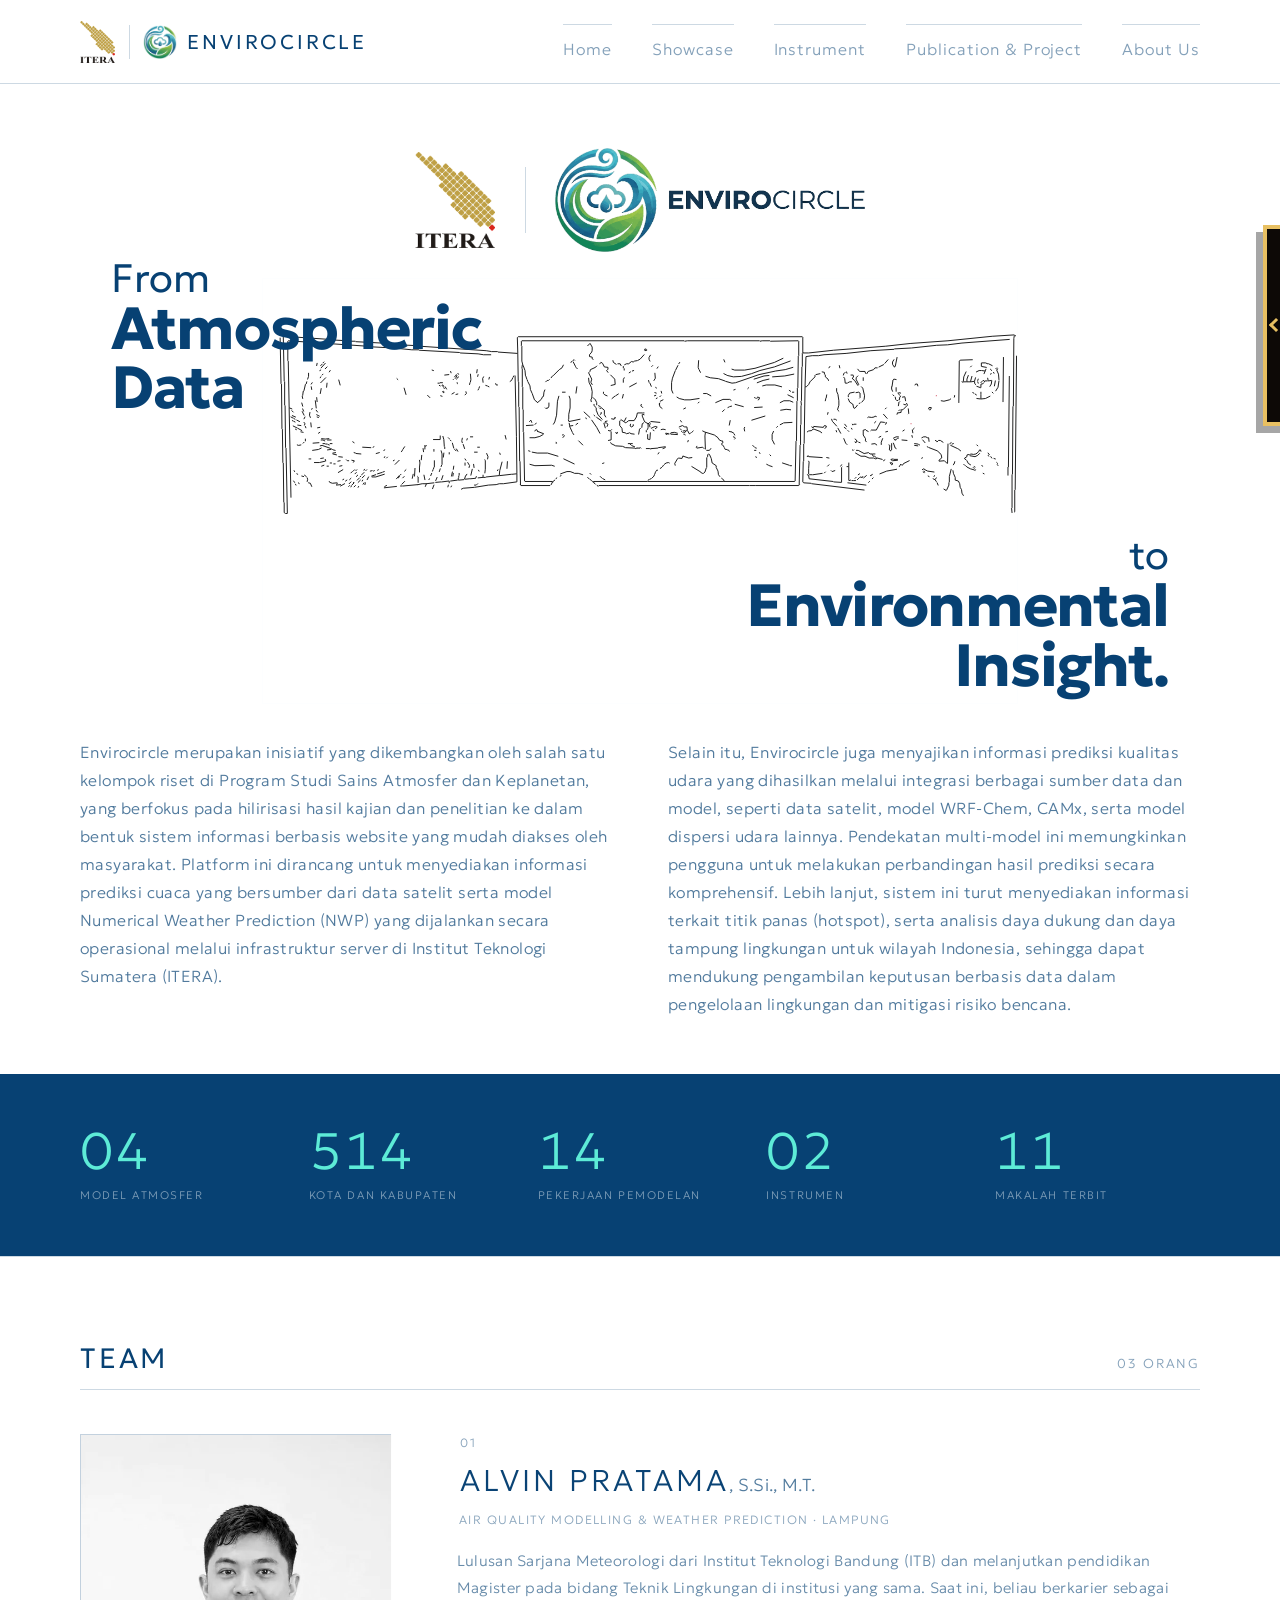
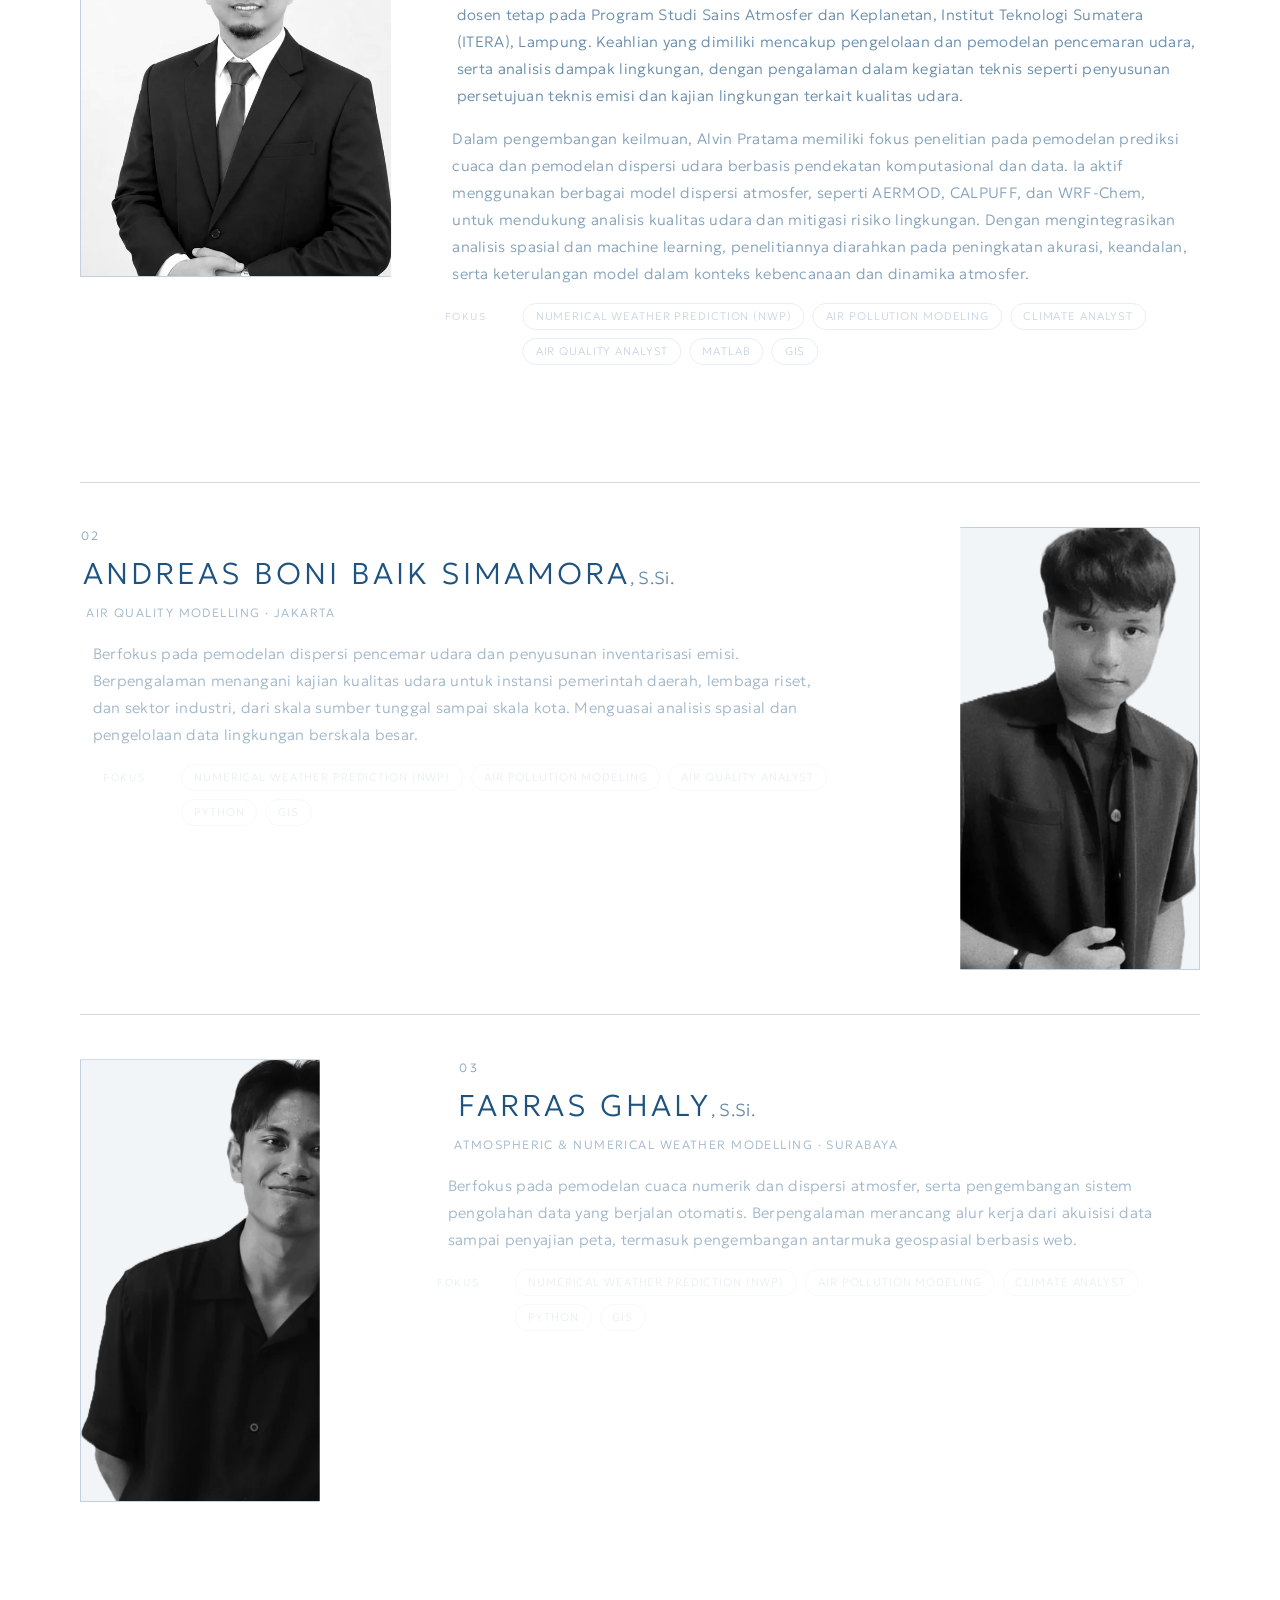
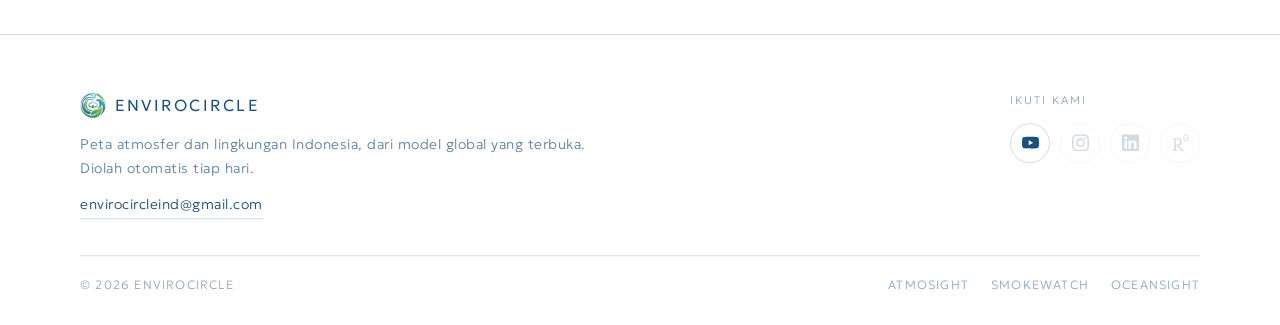
<file: about/index.html>
<!doctype html>
<html lang="id">
<head>
  <meta charset="utf-8" />
  <meta name="viewport" content="width=device-width, initial-scale=1" />
  <title>About Us &mdash; Envirocircle</title>
  <meta name="description" content="Envirocircle, tim kecil yang memodelkan atmosfer dan kualitas udara Indonesia, lalu menyajikannya sebagai peta yang bisa dibaca siapa saja." />
  <link rel="canonical" href="https://envirocircle.info/about/" />
  <meta property="og:type" content="website" />
  <meta property="og:site_name" content="Envirocircle" />
  <meta property="og:title" content="About Us &mdash; Envirocircle" />
  <meta property="og:description" content="Tim kecil yang memodelkan atmosfer dan kualitas udara Indonesia." />
  <meta property="og:url" content="https://envirocircle.info/about/" />
  <meta property="og:image" content="https://envirocircle.info/og-image.jpg" />
  <meta name="theme-color" content="#ffffff" />
  <link rel="icon" type="image/png" href="../favicon.png" />
  <link rel="apple-touch-icon" href="../icon-192.png" />
  <link rel="preconnect" href="https://fonts.googleapis.com" />
  <link rel="preconnect" href="https://fonts.gstatic.com" crossorigin />
  <link href="https://fonts.googleapis.com/css2?family=Geologica:wght@100..900&display=swap" rel="stylesheet" />
  <link href="https://fonts.googleapis.com/css2?family=Material+Symbols+Outlined:opsz,wght,FILL,GRAD@20..48,100..700,0..1,-50..200&display=block" rel="stylesheet" />
  <link rel="stylesheet" href="../style.css" />
  <script>document.documentElement.className += " js-anim";</script>
  <link href="https://fonts.googleapis.com/css2?family=Pixelify+Sans:wght@400..700&display=swap" rel="stylesheet" />
  <!-- Ajakan main Adu Cuaca. Satu berkas gaya dan satu berkas
       skrip, dipakai bersama semua halaman. Markahnya ditanam
       sendiri oleh ajak.js, jangan ditulis tangan di sini. -->
  <link rel="stylesheet" href="../ajak.css" />
  <script src="../ajak.js" defer></script>
</head>
<body class="hal-tentang">

  <header class="hero-top padat">
    <div class="hero-bar">
      <div class="bar-kiri">
        <!-- Lambang ITERA berdiri SENDIRI di luar tautan merek, bukan di
             dalamnya. Kalau di dalam, mengklik lambang ITERA malah memulangkan
             ke beranda Envirocircle, dan itu salah baca. Tanpa tautan dia
             cuma pernyataan naungan, dan itu memang yang diminta. -->
        <span class="brand-itera"><img src="../img/logo-itera.png" width="217" height="263" alt="Institut Teknologi Sumatera" /></span>
        <span class="brand-pisah" aria-hidden="true"></span>
        <a class="brand" href="../">
          <span class="brand-mark"><img src="../img/logo-envirocircle.png" width="614" height="614" alt="" /></span>
          <span class="brand-name">Envirocircle</span>
        </a>
      </div>
      <nav class="hero-nav">
        <a href="../">Home</a>
        <a href="../#showcase">Showcase</a>
        <a href="../#instrumen">Instrument</a>
        <a href="../work/">Publication &amp; Project</a>
        <a href="./" aria-current="page">About Us</a>
      </nav>
    </div>
  </header>

  <main>
    <!-- BAGIAN 1, tentang Envirocircle. Empat lapis, kepala berlambang, satu
         pernyataan besar, dua paragraf, lalu pita angka. Pitanya memakai pola
         yang sama dengan pita bukti di hero landing, cuma lebih besar dan
         berdiri sebagai bidang sendiri. Semua angkanya nyata dan bisa dicek
         di situs ini juga, jadi bagian itu meyakinkan tanpa satu kalimat
         promosi. -->
    <section class="abt-atas">
      <div class="wrap">
        <!-- KEPALA HALAMAN, disusun ulang 4 Oktober 2026. Dulu lambangnya
             berdiri di rel sempit 220 px di kiri dan tulisannya di kolom
             kanan, jadi lambangnya cuma hiasan tepi. User minta lambangnya
             IKUT MENYUSUN halaman, bukan sekadar ditempel.

             Sekarang keduanya jadi kepala yang ditengahkan. ITERA di atas,
             garis rambut, lalu lambang Envirocircle lengkap dengan tulisan
             mereknya. Label teks "Envirocircle" yang dulu ada di sini
             DIBUANG, lambangnya sudah menuliskannya sendiri.

             Yang dipakai lambang TANPA TAGLINE. Versi aslinya membawa
             "Sustainable insights for a resilient earth" dan tepat di
             bawahnya ada slogan "From Atmospheric Data to Environmental
             Insight". Dua slogan bertumpuk terbaca seperti salah satunya
             ketinggalan, jadi pita taglinenya dibuang dari berkasnya. -->
        <div class="abt-kepala">
          <!-- Dua lambang BERSEBELAHAN, ITERA di kiri dan Envirocircle di
               kanan, diminta user 4 Oktober. Sebelumnya bertumpuk.
               Pembungkus .abt-duo SENGAJA TIDAK ber-data-abt. Ketiga isinya
               sudah punya sendiri dan masing masing punya adegan di
               tentang.js. Kalau pembungkusnya ikut diberi, dia dan anaknya
               sama sama berangkat dari opacity 0 lalu dianimasikan terpisah,
               dan itu jenis kesalahan yang sudah dua kali kena di repo ini. -->
          <div class="abt-duo">
            <img class="abt-itera" src="../img/logo-itera.png" data-abt
                 width="217" height="263" alt="Institut Teknologi Sumatera" />
            <span class="abt-pisah" data-abt aria-hidden="true"></span>
            <img class="abt-ec" src="../img/logo-envirocircle-teks.png" data-abt
                 width="1115" height="375" alt="Envirocircle" />
          </div>
        </div>
        <!-- GAMBAR TIM, DIGAMBAR SENDIRI WAKTU DIGULIR. Diminta pemilik, gaya
             whiteboard animation seperti hero raja.co.id, garisnya muncul
             bertahap.

             Berkasnya vektor hasil penelusuran, delapan lapis bidang isi per
             tingkat nada, BUKAN goresan ber-stroke. Jadi stroke-dashoffset,
             trik baku untuk animasi garis, tidak punya apa apa untuk dipegang
             di sini. Yang dipakai, berkasnya dipecah lebih dulu jadi 191
             234 potongan berurut, TIGA ORANGNYA DULU dari tengah melebar
             keluar baru latarnya, lalu potongan itu dinyalakan satu per satu
             tanpa pudar sama sekali. Lapis bayangnya menyusul sesudah garisnya hampir penuh,
             seperti orang menebalkan arsiran sesudah sketsanya jadi.

             TIDAK ADA TIRAI SAPUAN. Sempat ada mata pena yang berjalan di tepi
             gambar, dibuang atas permintaan pemilik. Yang menggerakkan cerita
             cukup garisnya sendiri.

             SVG-nya DISISIPKAN lewat fetch, bukan dipasang sebagai img, sebab
             tiap potongan harus bisa disentuh skrip satu per satu. Berkasnya
             jadi tetap terpisah dan ikut disimpan peramban, halaman ini tidak
             ikut membengkak 2,3 MB. -->
        <div class="abt-gambar">
          <!-- PERNYATAANNYA MASUK KE DALAM GAMBAR, diminta pemilik. Separuh
               di pojok kiri atas, separuh lagi di pojok kanan bawah, dua
               duanya menempati ruang kosong gambarnya. Tetap satu h1 utuh
               supaya mesin pencari dan pembaca layar membacanya sebagai
               satu kalimat, cuma dipecah tampilannya. Garis rambut pemisah
               yang dulu ada di atas paragraf juga dibuang. -->
          <h1 class="abt-pernyataan" data-abt>
            <span class="pny-a">From <b class="pny-besar">Atmospheric Data</b></span>
            <span class="pny-b">to <b class="pny-besar">Environmental Insight.</b></span>
          </h1>
          <figure class="gbr-tulis" id="gbr-tulis" data-svg="../img/atmos-team-anim.svg">
            <div class="gbr-kanvas" id="gbr-kanvas"></div>
          </figure>
        </div>

        <div class="abt-paragraf">
          <p data-abt>Envirocircle merupakan inisiatif yang dikembangkan oleh salah satu kelompok riset di Program Studi Sains Atmosfer dan Keplanetan, yang berfokus pada hilirisasi hasil kajian dan penelitian ke dalam bentuk sistem informasi berbasis website yang mudah diakses oleh masyarakat. Platform ini dirancang untuk menyediakan informasi prediksi cuaca yang bersumber dari data satelit serta model Numerical Weather Prediction (NWP) yang dijalankan secara operasional melalui infrastruktur server di Institut Teknologi Sumatera (ITERA).</p>
          <p data-abt>Selain itu, Envirocircle juga menyajikan informasi prediksi kualitas udara yang dihasilkan melalui integrasi berbagai sumber data dan model, seperti data satelit, model WRF-Chem, CAMx, serta model dispersi udara lainnya. Pendekatan multi-model ini memungkinkan pengguna untuk melakukan perbandingan hasil prediksi secara komprehensif. Lebih lanjut, sistem ini turut menyediakan informasi terkait titik panas (hotspot), serta analisis daya dukung dan daya tampung lingkungan untuk wilayah Indonesia, sehingga dapat mendukung pengambilan keputusan berbasis data dalam pengelolaan lingkungan dan mitigasi risiko bencana.</p>
        </div>
      </div>
    </section>

    <section class="abt-angka">
      <div class="wrap">
        <div class="abt-angka-baris">
          <div class="abt-butir" data-abt><span class="abt-num">04</span><span class="abt-ket">Model atmosfer</span></div>
          <div class="abt-butir" data-abt><span class="abt-num">514</span><span class="abt-ket">Kota dan kabupaten</span></div>
          <div class="abt-butir" data-abt><span class="abt-num">14</span><span class="abt-ket">Pekerjaan pemodelan</span></div>
          <div class="abt-butir" data-abt><span class="abt-num">02</span><span class="abt-ket">Instrumen</span></div>
          <div class="abt-butir" data-abt><span class="abt-num">11</span><span class="abt-ket">Makalah terbit</span></div>
        </div>
      </div>
    </section>

    <!-- BAGIAN 2, Team. Baris zigzag, pola yang sama dengan Instrumen,
         dipilih user dari dua usulan. Kartu berjajar ditolak sebab terlalu
         sempit, satu orang saja punya lima pengalaman dan tiga publikasi dan
         dipaksa masuk kolom sepertiga layar isinya tinggal dua baris.

         NOMOR HP DAN SUREL PRIBADI TIDAK DIPASANG walau ada di CV yang
         dikirim. Kontak cukup surel Envirocircle di footer, dan tautan
         LinkedIn untuk yang punya.

         NAMA PT DISAMARKAN juga di sini, sama seperti di halaman Project.
         Ringkasan aslinya menyebut namanya, di sini jadi sektor plus daerah. -->
    <section id="team">
      <div class="wrap">
        <div class="bag-head" data-abt>
          <h2 class="bag-judul">Team</h2>
          <span class="bag-jumlah">03 orang</span>
        </div>

        <div class="tim-baris" data-abt>
          <div class="tim-foto">
            <img src="../img/tim-alvin.webp" loading="lazy" decoding="async" alt="Alvin Pratama" />
          </div>
          <div class="tim-teks">
            <span class="tim-no">01</span>
            <h3 class="tim-nama">Alvin Pratama<span class="tim-gelar">, S.Si., M.T.</span></h3>
            <span class="tim-peran">Air Quality Modelling &amp; Weather Prediction &middot; Lampung</span>
            <p class="tim-bio">Lulusan Sarjana Meteorologi dari Institut Teknologi Bandung (ITB) dan melanjutkan pendidikan Magister pada bidang Teknik Lingkungan di institusi yang sama. Saat ini, beliau berkarier sebagai dosen tetap pada Program Studi Sains Atmosfer dan Keplanetan, Institut Teknologi Sumatera (ITERA), Lampung. Keahlian yang dimiliki mencakup pengelolaan dan pemodelan pencemaran udara, serta analisis dampak lingkungan, dengan pengalaman dalam kegiatan teknis seperti penyusunan persetujuan teknis emisi dan kajian lingkungan terkait kualitas udara.</p>
            <p class="tim-bio">Dalam pengembangan keilmuan, Alvin Pratama memiliki fokus penelitian pada pemodelan prediksi cuaca dan pemodelan dispersi udara berbasis pendekatan komputasional dan data. Ia aktif menggunakan berbagai model dispersi atmosfer, seperti AERMOD, CALPUFF, dan WRF-Chem, untuk mendukung analisis kualitas udara dan mitigasi risiko lingkungan. Dengan mengintegrasikan analisis spasial dan machine learning, penelitiannya diarahkan pada peningkatan akurasi, keandalan, serta keterulangan model dalam konteks kebencanaan dan dinamika atmosfer.</p>
            <div class="tim-rinci">
              <span class="tim-label">Fokus</span>
              <span class="chips"><span class="chip">Numerical Weather Prediction (NWP)</span><span class="chip">Air Pollution Modeling</span><span class="chip">Climate Analyst</span><span class="chip">Air Quality Analyst</span><span class="chip">MATLAB</span><span class="chip">GIS</span></span>
            </div>
            <div class="tim-rinci">
              <span class="tim-label">Afiliasi</span>
              <span class="tim-kini">Institut Teknologi Sumatera</span>
            </div>
            <span class="tim-taut"><a href="https://scholar.google.com/citations?user=yOIFNlcAAAAJ&amp;hl=en" target="_blank" rel="noopener">Google Scholar <span class="material-symbols-outlined">arrow_outward</span></a></span>
          </div>
        </div>

        <div class="tim-baris tim-baris--balik" data-abt>
          <div class="tim-foto">
            <img src="../img/tim-andreas.webp" loading="lazy" decoding="async" alt="Andreas Boni Baik Simamora" />
          </div>
          <div class="tim-teks">
            <span class="tim-no">02</span>
            <h3 class="tim-nama">Andreas Boni Baik Simamora<span class="tim-gelar">, S.Si.</span></h3>
            <span class="tim-peran">Air Quality Modelling &middot; Jakarta</span>
            <p class="tim-bio">Berfokus pada pemodelan dispersi pencemar udara dan penyusunan inventarisasi emisi. Berpengalaman menangani kajian kualitas udara untuk instansi pemerintah daerah, lembaga riset, dan sektor industri, dari skala sumber tunggal sampai skala kota. Menguasai analisis spasial dan pengelolaan data lingkungan berskala besar.</p>
            <div class="tim-rinci">
              <span class="tim-label">Fokus</span>
              <span class="chips"><span class="chip">Numerical Weather Prediction (NWP)</span><span class="chip">Air Pollution Modeling</span><span class="chip">Air Quality Analyst</span><span class="chip">Python</span><span class="chip">GIS</span></span>
            </div>
            <div class="tim-rinci">
              <span class="tim-label">Afiliasi</span>
              <span class="tim-kini">Data Analyst, Dinas Lingkungan Hidup Provinsi DKI Jakarta</span>
            </div>
              <span class="tim-taut"><a href="https://www.linkedin.com/in/andreaasbony" target="_blank" rel="noopener">LinkedIn <span class="material-symbols-outlined">arrow_outward</span></a><a href="https://dre-s-code.github.io/PortofolioWebsite/" target="_blank" rel="noopener">Portofolio <span class="material-symbols-outlined">arrow_outward</span></a></span>
          </div>
        </div>

        <div class="tim-baris" data-abt>
          <div class="tim-foto">
            <img src="../img/tim-farras.webp" loading="lazy" decoding="async" alt="Farras Ghaly" />
          </div>
          <div class="tim-teks">
            <span class="tim-no">03</span>
            <h3 class="tim-nama">Farras Ghaly<span class="tim-gelar">, S.Si.</span></h3>
            <span class="tim-peran">Atmospheric &amp; Numerical Weather Modelling &middot; Surabaya</span>
            <p class="tim-bio">Berfokus pada pemodelan cuaca numerik dan dispersi atmosfer, serta pengembangan sistem pengolahan data yang berjalan otomatis. Berpengalaman merancang alur kerja dari akuisisi data sampai penyajian peta, termasuk pengembangan antarmuka geospasial berbasis web.</p>
            <div class="tim-rinci">
              <span class="tim-label">Fokus</span>
              <span class="chips"><span class="chip">Numerical Weather Prediction (NWP)</span><span class="chip">Air Pollution Modeling</span><span class="chip">Climate Analyst</span><span class="chip">Python</span><span class="chip">GIS</span></span>
            </div>
            <div class="tim-rinci">
              <span class="tim-label">Afiliasi</span>
              <span class="tim-kini">Center for Environmental, Social, and Governance Studies, Surabaya</span>
            </div>
            <span class="tim-taut"><a href="https://www.linkedin.com/in/farras-ghaly" target="_blank" rel="noopener">LinkedIn <span class="material-symbols-outlined">arrow_outward</span></a><a href="https://farras-ghaly-portfolio.vercel.app/" target="_blank" rel="noopener">Portofolio <span class="material-symbols-outlined">arrow_outward</span></a></span>
          </div>
        </div>
      </div>
    </section>
  </main>

  <footer>
    <div class="wrap">
      <div class="f-atas" data-abt>
        <div class="f-kiri">
          <a class="f-brand" href="../">
            <span class="f-brand-mark"><img src="../img/logo-envirocircle.png" width="614" height="614" alt="" /></span>
            <span>Envirocircle</span>
          </a>
          <p class="f-note">Peta atmosfer dan lingkungan Indonesia, dari model global yang terbuka. Diolah otomatis tiap hari.</p>
          <a class="f-surel" href="mailto:envirocircleind@gmail.com">envirocircleind@gmail.com</a>
        </div>
        <div class="f-kanan">
          <span class="f-sos-label">Ikuti kami</span>
          <div class="f-sos">
              <a class="f-sos-btn" href="https://www.youtube.com/@enviroCircle"
                 target="_blank" rel="noopener" aria-label="YouTube Envirocircle"><svg viewBox="0 0 24 24" aria-hidden="true" focusable="false"><path d="M23.498 6.186a3.016 3.016 0 0 0-2.122-2.136C19.505 3.545 12 3.545 12 3.545s-7.505 0-9.377.505A3.017 3.017 0 0 0 .502 6.186C0 8.07 0 12 0 12s0 3.93.502 5.814a3.016 3.016 0 0 0 2.122 2.136c1.871.505 9.376.505 9.376.505s7.505 0 9.377-.505a3.015 3.015 0 0 0 2.122-2.136C24 15.93 24 12 24 12s0-3.93-.502-5.814zM9.545 15.568V8.432L15.818 12l-6.273 3.568z" /></svg></a>
              <span class="f-sos-btn f-sos--mati" title="Belum ada" aria-hidden="true"><svg viewBox="0 0 24 24" aria-hidden="true" focusable="false"><path d="M7.0301.084c-1.2768.0602-2.1487.264-2.911.5634-.7888.3075-1.4575.72-2.1228 1.3877-.6652.6677-1.075 1.3368-1.3802 2.127-.2954.7638-.4956 1.6365-.552 2.914-.0564 1.2775-.0689 1.6882-.0626 4.947.0062 3.2586.0206 3.6671.0825 4.9473.061 1.2765.264 2.1482.5635 2.9107.308.7889.72 1.4573 1.388 2.1228.6679.6655 1.3365 1.0743 2.1285 1.38.7632.295 1.6361.4961 2.9134.552 1.2773.056 1.6884.069 4.9462.0627 3.2578-.0062 3.668-.0207 4.9478-.0814 1.28-.0607 2.147-.2652 2.9098-.5633.7889-.3086 1.4578-.72 2.1228-1.3881.665-.6682 1.0745-1.3378 1.3795-2.1284.2957-.7632.4966-1.636.552-2.9124.056-1.2809.0692-1.6898.063-4.948-.0063-3.2583-.021-3.6668-.0817-4.9465-.0607-1.2797-.264-2.1487-.5633-2.9117-.3084-.7889-.72-1.4568-1.3876-2.1228C21.2982 1.33 20.628.9208 19.8378.6165 19.074.321 18.2017.1197 16.9244.0645 15.6471.0093 15.236-.005 11.977.0014 8.718.0076 8.31.0215 7.0301.0839m.1402 21.6932c-1.17-.0509-1.8053-.2453-2.2287-.408-.5606-.216-.96-.4771-1.3819-.895-.422-.4178-.6811-.8186-.9-1.378-.1644-.4234-.3624-1.058-.4171-2.228-.0595-1.2645-.072-1.6442-.079-4.848-.007-3.2037.0053-3.583.0607-4.848.05-1.169.2456-1.805.408-2.2282.216-.5613.4762-.96.895-1.3816.4188-.4217.8184-.6814 1.3783-.9003.423-.1651 1.0575-.3614 2.227-.4171 1.2655-.06 1.6447-.072 4.848-.079 3.2033-.007 3.5835.005 4.8495.0608 1.169.0508 1.8053.2445 2.228.408.5608.216.96.4754 1.3816.895.4217.4194.6816.8176.9005 1.3787.1653.4217.3617 1.056.4169 2.2263.0602 1.2655.0739 1.645.0796 4.848.0058 3.203-.0055 3.5834-.061 4.848-.051 1.17-.245 1.8055-.408 2.2294-.216.5604-.4763.96-.8954 1.3814-.419.4215-.8181.6811-1.3783.9-.4224.1649-1.0577.3617-2.2262.4174-1.2656.0595-1.6448.072-4.8493.079-3.2045.007-3.5825-.006-4.848-.0608M16.953 5.5864A1.44 1.44 0 1 0 18.39 4.144a1.44 1.44 0 0 0-1.437 1.4424M5.8385 12.012c.0067 3.4032 2.7706 6.1557 6.173 6.1493 3.4026-.0065 6.157-2.7701 6.1506-6.1733-.0065-3.4032-2.771-6.1565-6.174-6.1498-3.403.0067-6.156 2.771-6.1496 6.1738M8 12.0077a4 4 0 1 1 4.008 3.9921A3.9996 3.9996 0 0 1 8 12.0077" /></svg></span>
              <span class="f-sos-btn f-sos--mati" title="Belum ada" aria-hidden="true"><svg viewBox="0 0 24 24" aria-hidden="true" focusable="false"><path d="M20.447 20.452h-3.554v-5.569c0-1.328-.027-3.037-1.852-3.037-1.853 0-2.136 1.445-2.136 2.939v5.667H9.351V9h3.414v1.561h.046c.477-.9 1.637-1.85 3.37-1.85 3.601 0 4.267 2.37 4.267 5.455v6.286zM5.337 7.433c-1.144 0-2.063-.926-2.063-2.065 0-1.138.92-2.063 2.063-2.063 1.14 0 2.064.925 2.064 2.063 0 1.139-.925 2.065-2.064 2.065zm1.782 13.019H3.555V9h3.564v11.452zM22.225 0H1.771C.792 0 0 .774 0 1.729v20.542C0 23.227.792 24 1.771 24h20.451C23.2 24 24 23.227 24 22.271V1.729C24 .774 23.2 0 22.222 0h.003z" /></svg></span>
              <span class="f-sos-btn f-sos--mati" title="Belum ada" aria-hidden="true"><svg viewBox="0 0 24 24" aria-hidden="true" focusable="false"><path d="M19.586 0c-.818 0-1.508.19-2.073.565-.563.377-.97.936-1.213 1.68a3.193 3.193 0 0 0-.112.437 8.365 8.365 0 0 0-.078.53 9 9 0 0 0-.05.727c-.01.282-.013.621-.013 1.016a31.121 31.123 0 0 0 .014 1.017 9 9 0 0 0 .05.727 7.946 7.946 0 0 0 .077.53h-.005a3.334 3.334 0 0 0 .113.438c.245.743.65 1.303 1.214 1.68.565.376 1.256.564 2.075.564.8 0 1.536-.213 2.105-.603.57-.39.94-.916 1.175-1.65.076-.235.135-.558.177-.93a10.9 10.9 0 0 0 .043-1.207v-.82c0-.095-.047-.142-.14-.142h-3.064c-.094 0-.14.047-.14.141v.956c0 .094.046.14.14.14h1.666c.056 0 .084.03.084.086 0 .36 0 .62-.036.865-.038.244-.1.447-.147.606-.108.385-.348.664-.638.876-.29.212-.738.35-1.227.35-.545 0-.901-.15-1.21-.353-.306-.203-.517-.454-.67-.915a3.136 3.136 0 0 1-.147-.762 17.366 17.367 0 0 1-.034-.656c-.01-.26-.014-.572-.014-.939a26.401 26.403 0 0 1 .014-.938 15.821 15.822 0 0 1 .035-.656 3.19 3.19 0 0 1 .148-.76 1.89 1.89 0 0 1 .742-1.01c.344-.244.593-.352 1.137-.352.508 0 .815.096 1.144.303.33.207.528.492.764.925.047.094.111.118.198.07l1.044-.43c.075-.048.09-.115.042-.199a3.549 3.549 0 0 0-.466-.742 3 3 0 0 0-.679-.607 3.313 3.313 0 0 0-.903-.41A4.068 4.068 0 0 0 19.586 0zM8.217 5.836c-1.69 0-3.036.086-4.297.086-1.146 0-2.291 0-3.007-.029v.831l1.088.2c.744.144 1.174.488 1.174 2.264v11.288c0 1.777-.43 2.12-1.174 2.263l-1.088.2v.832c.773-.029 2.12-.086 3.465-.086 1.29 0 2.951.057 3.667.086v-.831l-1.49-.2c-.773-.115-1.174-.487-1.174-2.264v-4.784c.688.057 1.29.057 2.206.057 1.748 3.123 3.41 5.472 4.355 6.56.86 1.032 2.177 1.691 3.839 1.691.487 0 1.003-.086 1.318-.23v-.744c-1.031 0-2.063-.716-2.808-1.518-1.26-1.376-2.95-3.582-4.355-6.074 2.32-.545 4.04-2.722 4.04-4.9 0-3.208-2.492-4.698-5.758-4.698zm-.515 1.29c2.406 0 3.839 1.26 3.839 3.552 0 2.263-1.547 3.782-4.097 3.782-.974 0-1.404-.03-2.063-.086v-7.19c.66-.059 1.547-.059 2.32-.059z" /></svg></span>
            </div>
        </div>
      </div>
      <div class="f-bawah" data-abt>
        <span class="f-hak">&copy; 2026 Envirocircle</span>
        <span class="f-tautan">
          <a href="../atmosight/">Atmosight</a>
          <a href="../smokewatch/">Smokewatch</a>
          <a href="../oceansight/">Oceansight</a>
        </span>
      </div>
    </div>
  </footer>

  <script src="../vendor/gsap.min.js"></script>
  <script src="../vendor/ScrollTrigger.min.js"></script>
  <script src="tentang.js"></script>
</body>
</html>
</file>
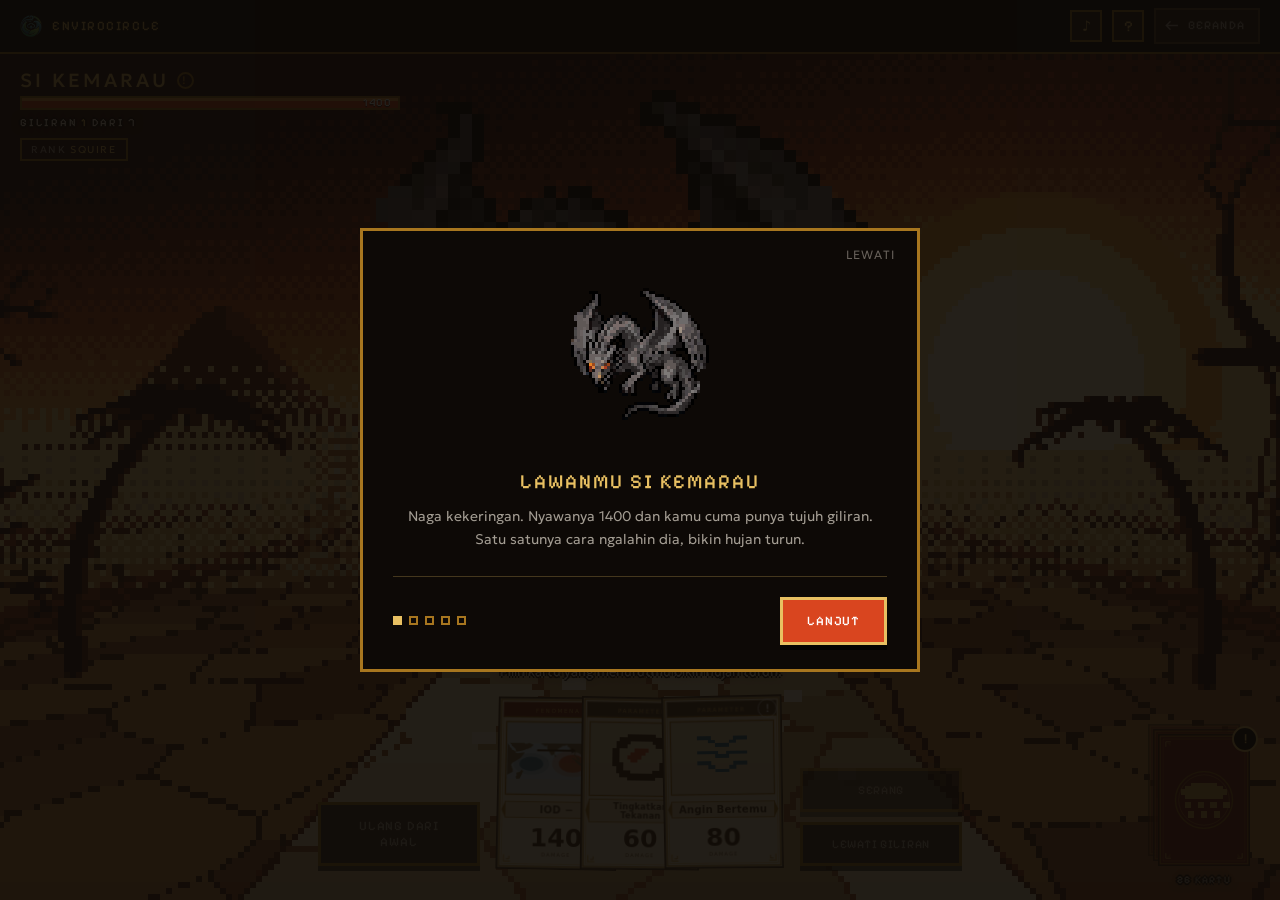
<file: game/index.html>
<!doctype html>
<html lang="id">
<head>
  <meta charset="utf-8" />
  <meta name="viewport" content="width=device-width, initial-scale=1" />
  <title>Adu Cuaca &middot; Envirocircle</title>
  <meta name="description" content="Mini game kartu tentang cuaca Indonesia. Kenali fenomena dan parameter yang bikin hujan turun, lalu pakai buat ngalahin bosnya." />

  <link rel="canonical" href="https://envirocircle.info/game/" />
  <meta property="og:type" content="website" />
  <meta property="og:site_name" content="Envirocircle" />
  <meta property="og:title" content="Adu Cuaca, mini game kartu cuaca Indonesia" />
  <meta property="og:description" content="Kenali fenomena dan parameter yang bikin hujan turun, lalu pakai buat ngalahin bosnya." />
  <meta property="og:url" content="https://envirocircle.info/game/" />
  <meta name="theme-color" content="#0b1424" />
  <link rel="icon" type="image/png" href="../favicon.png" />
  <link rel="apple-touch-icon" href="../icon-192.png" />

  <link rel="preconnect" href="https://fonts.googleapis.com" />
  <link rel="preconnect" href="https://fonts.gstatic.com" crossorigin />
  <!-- Geologica saja, sama dengan landing dan tiga app. Material Symbols
       dipakai cuma untuk panah balik di bilah atas. -->
  <link href="https://fonts.googleapis.com/css2?family=Geologica:wght@100..900&display=swap" rel="stylesheet" />
  <!-- Huruf piksel, DIPAKAI TERBATAS. Judul, label, angka, dan tombol
       saja. Kalimat penjelasan tetap Geologica, sebab huruf piksel di
       ukuran kecil dan kalimat panjang itu menyiksa mata. -->
  <link href="https://fonts.googleapis.com/css2?family=Pixelify+Sans:wght@400..700&display=swap" rel="stylesheet" />
  <link rel="stylesheet" href="style.css" />
</head>
<body>

  <header class="bilah">
    <a class="brand" href="../">
      <span class="brand-mark"><img src="../img/logo-envirocircle.png" width="614" height="614" alt="" /></span>
      <span class="brand-name">Envirocircle</span>
    </a>
    <div class="bilah-kanan">
      <!-- Tombol buka tutorial lagi. Tutorialnya cuma muncul sendiri di
           kunjungan pertama, dan orang yang lupa caranya harus punya jalan
           balik yang kelihatan, bukan harus membersihkan penyimpanan
           browsernya. -->
      <button class="tanya" id="tukar-suara" type="button"
              aria-label="Suara">&#9834;</button>
      <button class="tanya" id="buka-tutor" type="button"
              aria-label="Cara main">?</button>
      <a class="balik" href="../">
<!-- Panahnya HURUF BIASA, bukan ikon Material Symbols. Font ikon itu
           bekerja dengan ligatur, dan selama fontnya belum termuat yang
           tampil adalah tulisan "arrow_back" mentah mentah. Sudah kejadian
           sekali waktu diuji. Satu ikon tidak sepadan dengan satu permintaan
           font tambahan plus risiko itu. -->
      <span class="balik-panah" aria-hidden="true">&#8592;</span>
        <span>Beranda</span>
      </a>
    </div>
  </header>

  <!-- TUTORIAL. Isinya dibangun JS dari satu daftar slide, bukan ditulis
       satu satu di sini, supaya naskahnya duduk di satu tempat dan gampang
       diubah tanpa menyentuh tata letak. -->
  <div class="tutor" id="tutor" hidden></div>
  <div class="lore" id="lore" hidden></div>

  <!-- ====================== AULA SI KEMARAU ======================
       Satu layar penuh, tidak ada apa apa lagi di halaman ini. Judul,
       paragraf pembuka, dan daftar 26 kartu SENGAJA DIBUANG, diminta
       pemilik, supaya yang dilihat orang cuma aulanya, naganya, dan
       kartunya. Daftar kartu nanti pindah ke halaman keterangan
       tersendiri.

       Gambar aulanya 240 x 135 piksel dan DIPERBESAR KELIPATAN BULAT
       saja, angkanya dihitung JS lalu ditaruh di --px. Diperbesar
       pecahan, pikselnya jadi tidak sama besar dan seluruh kerjaan ini
       percuma. -->
  <main>
    <section class="aula" id="arena">

      <div class="aula-isi">
        <img class="aula-latar" src="latar-kemarau.png" alt="" width="288" height="162" />
        <!-- Latar penutup. Dia DIAM DI ATAS latar kemarau dan baru dipudarkan
             masuk waktu permainannya tamat, subur kalau bosnya padam dan
             hancur kalau bosnya menang. Ditumpuk begini, bukan ditukar src
             latar utamanya, supaya pergantiannya bisa memudar silang. Tiga
             gambarnya cakrawalanya sebaris, jadi naganya tidak melompat. -->
        <img class="aula-latar aula-akhir" id="latar-akhir" alt="" width="288" height="162" />
        <!-- Mendung. DI DALAM .aula-isi dan DI ATAS gambar latarnya tapi DI
             BAWAH naganya, urutannya diatur urutan DOM saja. Naganya terbang
             di bawah awan, bukan di belakangnya, jadi dia tidak boleh
             tertutup. Hujannya lain cerita, dia di lapisan .langit yang ada
             di depan semuanya. -->
        <div class="mendung" id="mendung" aria-hidden="true"></div>
        <!-- Naganya 48 x 48. Tiga keadaannya diturunkan dari
             satu gambar lewat turunkan-bos.py, baranya diredupkan pelan
             pelan sampai padam. Jangan disunting tangan. -->
        <img id="bos-gambar" src="bos-sehat.png?v=9" alt="Si Kemarau" width="48" height="48" />
        <!-- Lapisan efek, UKURAN DAN POSISINYA PERSIS SAMA dengan naganya.
             Awan, hujan, api, dan angka melayang semuanya lahir di sini,
             jadi semuanya otomatis menempel di badan bos berapa pun
             perbesaran layarnya. -->
        <div class="efek" id="efek" aria-hidden="true"></div>
      </div>

      <!-- HUJANNYA saja. SESUDAH .aula-isi supaya jatuh di depan naganya,
           dan di luar .efek supaya tidak ikut terkurung sebesar badan naga.
           Awannya TIDAK di sini, dia di dalam .aula-isi di belakang naga.
           Isinya ditanam JS cuma waktu dibutuhkan. -->
      <div class="langit" id="langit" aria-hidden="true"></div>

      <!-- HUD di POJOK KIRI ATAS, tanpa kotak, semuanya rata kiri. Angka
           HP-nya DI DALAM bar dan menempel ke ujung isinya, jadi dia ikut
           bergeser ke kiri tiap kali bosnya kena pukul. -->
      <div class="hud">
        <!-- Nama bosnya TOMBOL, bukan tulisan. Dia pintu ke ceritanya, dan
             ceritanya memuat petunjuk. Tanda serunya kecil tapi perlu, tanpa
             dia orang tidak tahu nama itu bisa dipencet. -->
        <button class="bos-nama" id="bos-info" type="button">
          Si Kemarau <i class="bos-seru">!</i>
        </button>
        <div class="hp" id="hp">
          <span class="hp-isi" id="hp-isi"></span>
          <span class="hp-angka"><b id="hp-angka">1400</b></span>
        </div>
        <span class="giliran">Giliran <b id="giliran">1</b> dari 7</span>
        <!-- Pemilih rank. Ditaruh di HUD, bukan cuma muncul sesudah
             menang, supaya orang yang sudah tahu ilmunya tidak dipaksa
             melewati rank terbawah dulu. -->
        <button class="tingkat-pilih" id="tingkat-pilih" type="button">
          Rank <b id="tingkat-nama">Squire</b>
        </button>
      </div>

      <!-- Keterangan hasil serangan ditaruh DI KIRI, bukan di bawah
           bersama kartu. Diminta pemilik. Dia memang lebih pas di situ,
           dia bacaan susulan yang menjelaskan apa yang baru saja terjadi,
           bukan kontrol yang harus dipencet. Ditaruh di bawah, dia duduk
           di tempat kartu dan tombol, dan mata jadi ragu mana yang harus
           dilihat duluan. Di kiri dia jadi catatan pertempuran yang
           berjalan, sejajar dengan bilah darah di atasnya. -->
      <div class="hasil" id="hasil" hidden></div>

      <div class="bawah">
        <p class="arena-pesan" id="pesan">Pilih kartu yang menurutmu bikin hujan turun.</p>
        <div class="meja">
          <div class="tangan" id="tangan"></div>

          <!-- TUMPUKAN DEK di kanan meja, pola Balatro. Dia bukan hiasan,
               dia jalan masuk ke keterangan seluruh kartu. Tanda serunya di
               pojok kanan atas tumpukan, sama dengan tanda seru di kartu,
               jadi orang tidak perlu belajar dua lambang. -->
          <div class="tumpukan" id="tumpukan">
            <img src="punggung.svg" alt="" width="200" height="288" />
            <img src="punggung.svg" alt="" width="200" height="288" />
            <img src="punggung.svg" alt="" width="200" height="288" />
            <button class="tumpukan-info" id="tumpukan-info" type="button"
                    aria-label="Keterangan semua kartu">!</button>
            <span class="tumpukan-angka"><b>26</b> kartu</span>
          </div>

          <!-- Tombolnya DI DALAM meja, di kanan tumpukan dek, bukan di
               bawah kartu. Diminta pemilik. Sebabnya bukan kerapian, tapi
               ruang. Waktu tombolnya duduk di bawah kartu dia makan sekitar
               tujuh puluh piksel tinggi, dan seluruh isi bawah terdorong
               naik sampai menutupi wajah naganya. Dipindah ke samping,
               tingginya hilang dari aliran dan kartunya turun sendiri. -->
          <!-- Ulang dari awal, DI KIRI kartu, mencerminkan tombol serang
               di kanan. Diminta pemilik. Sengaja bergaris saja, bukan
               berisi penuh, sebab dia bukan langkah yang dituju orang tiap
               giliran. -->
          <button class="pil pil-garis ulang-awal" id="ulang-awal" type="button">
            Ulang dari awal
          </button>

          <div class="aksi" id="aksi">
            <button class="pil" id="serang" type="button" disabled>Serang</button>
            <button class="pil pil-garis" id="lewati" type="button">Lewati giliran</button>
          </div>
        </div>
        <!-- Tombol hasil DI LUAR panel teksnya, dan ini bukan kerapian
             semata. Panel di atas bisa digulir dan tingginya dibatasi, jadi
             tombol yang ditaruh di dalamnya ikut terpotong waktu isinya
             panjang. Di layar tamat isinya memang paling panjang, dan di
             situlah tombol Main Lagi justru paling dibutuhkan. -->
        <div class="aksi" id="aksi-hasil" hidden></div>
        <p class="gagal" id="gagal" hidden>Daftar kartunya gagal dimuat.</p>
      </div>

    </section>
  </main>

  <!-- suara.js HARUS di depan game.js, game.js memanggil window.Suara
       sejak baris pertamanya. -->
  <script src="suara.js"></script>
  <script src="game.js"></script>
</body>
</html>
</file>
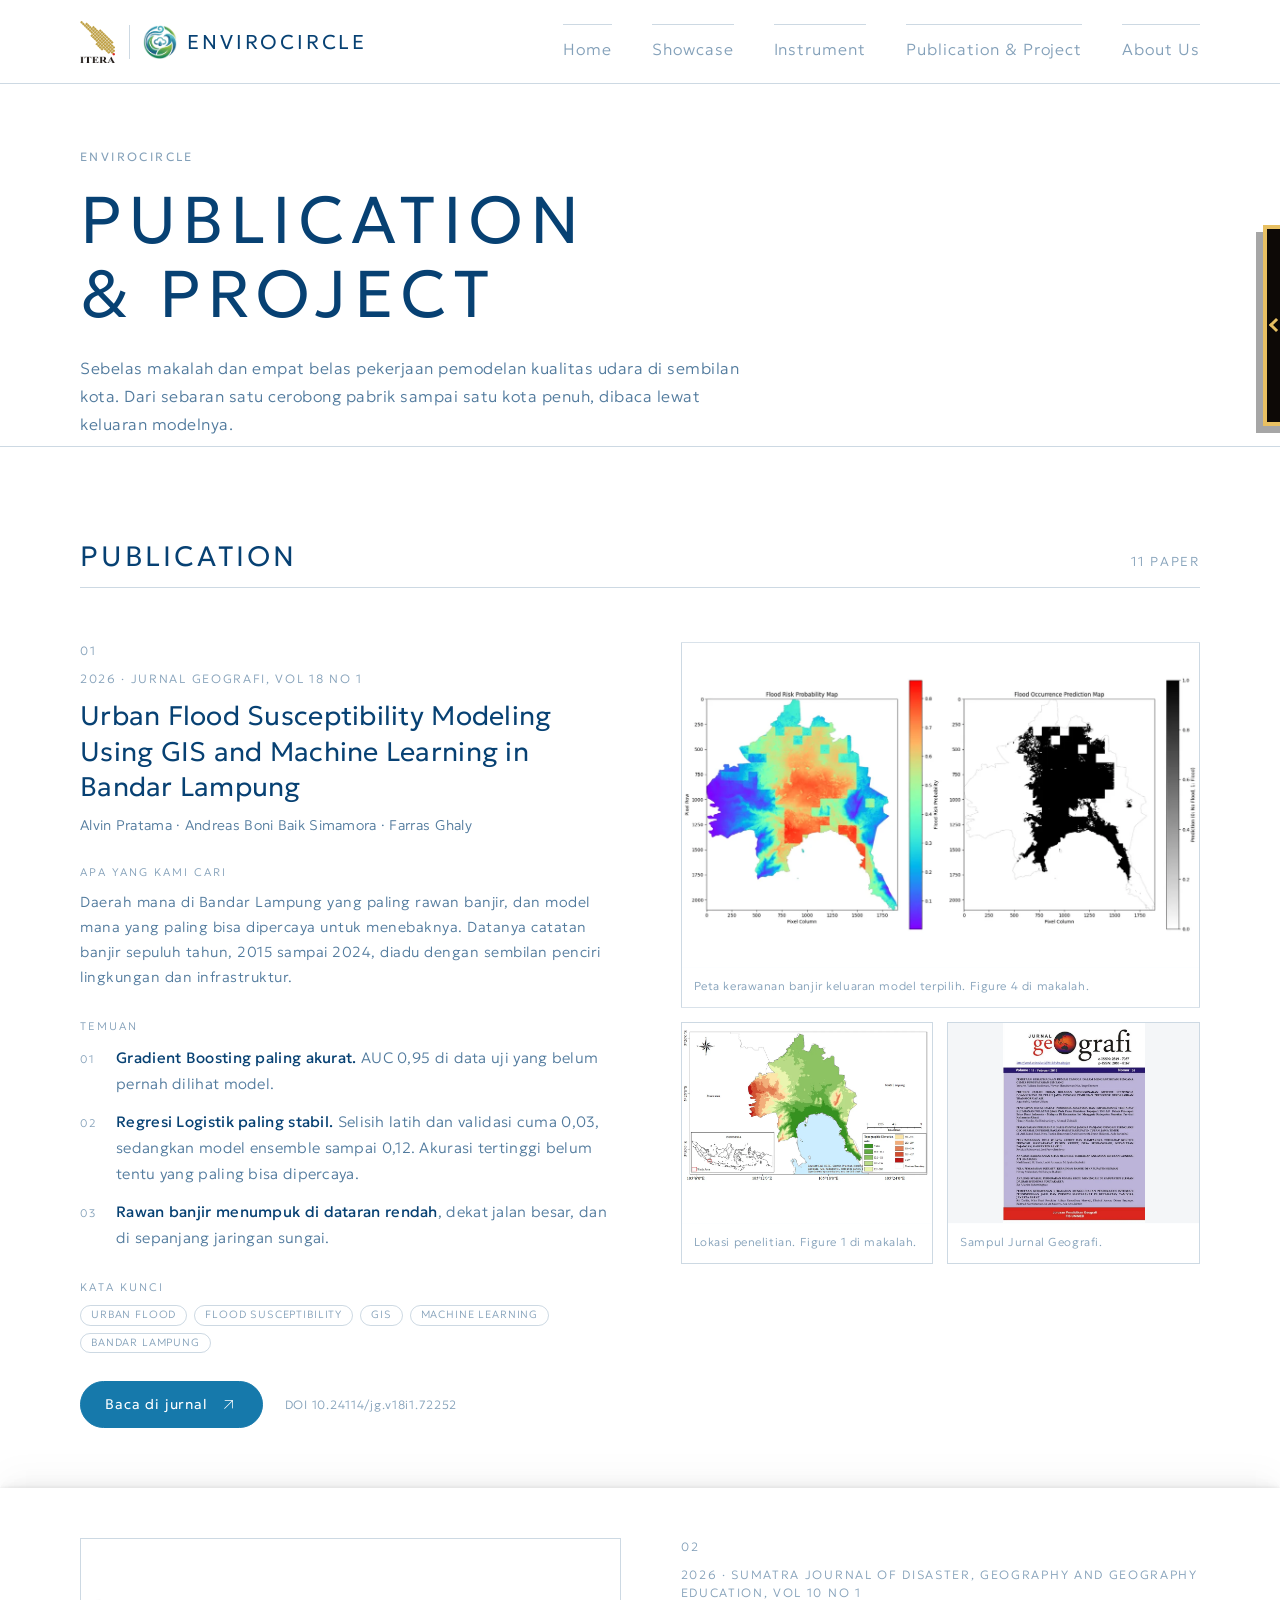
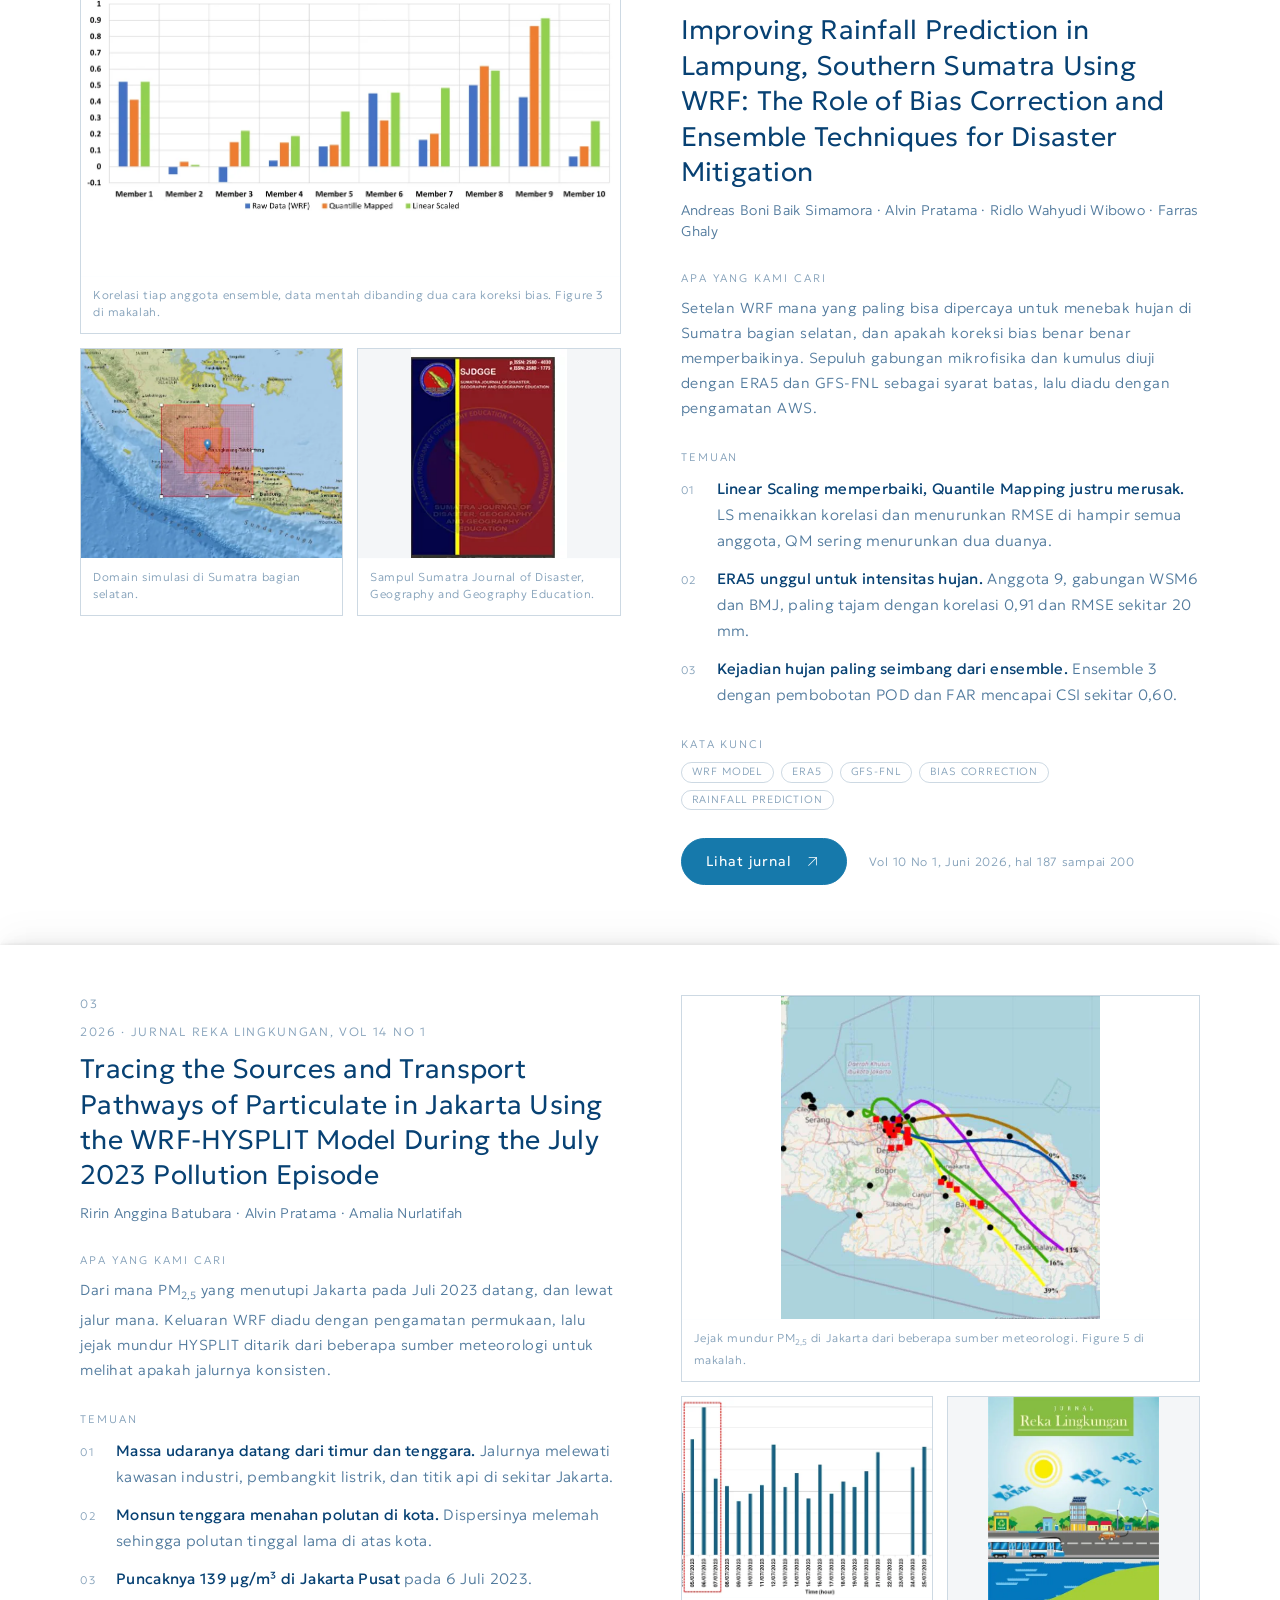
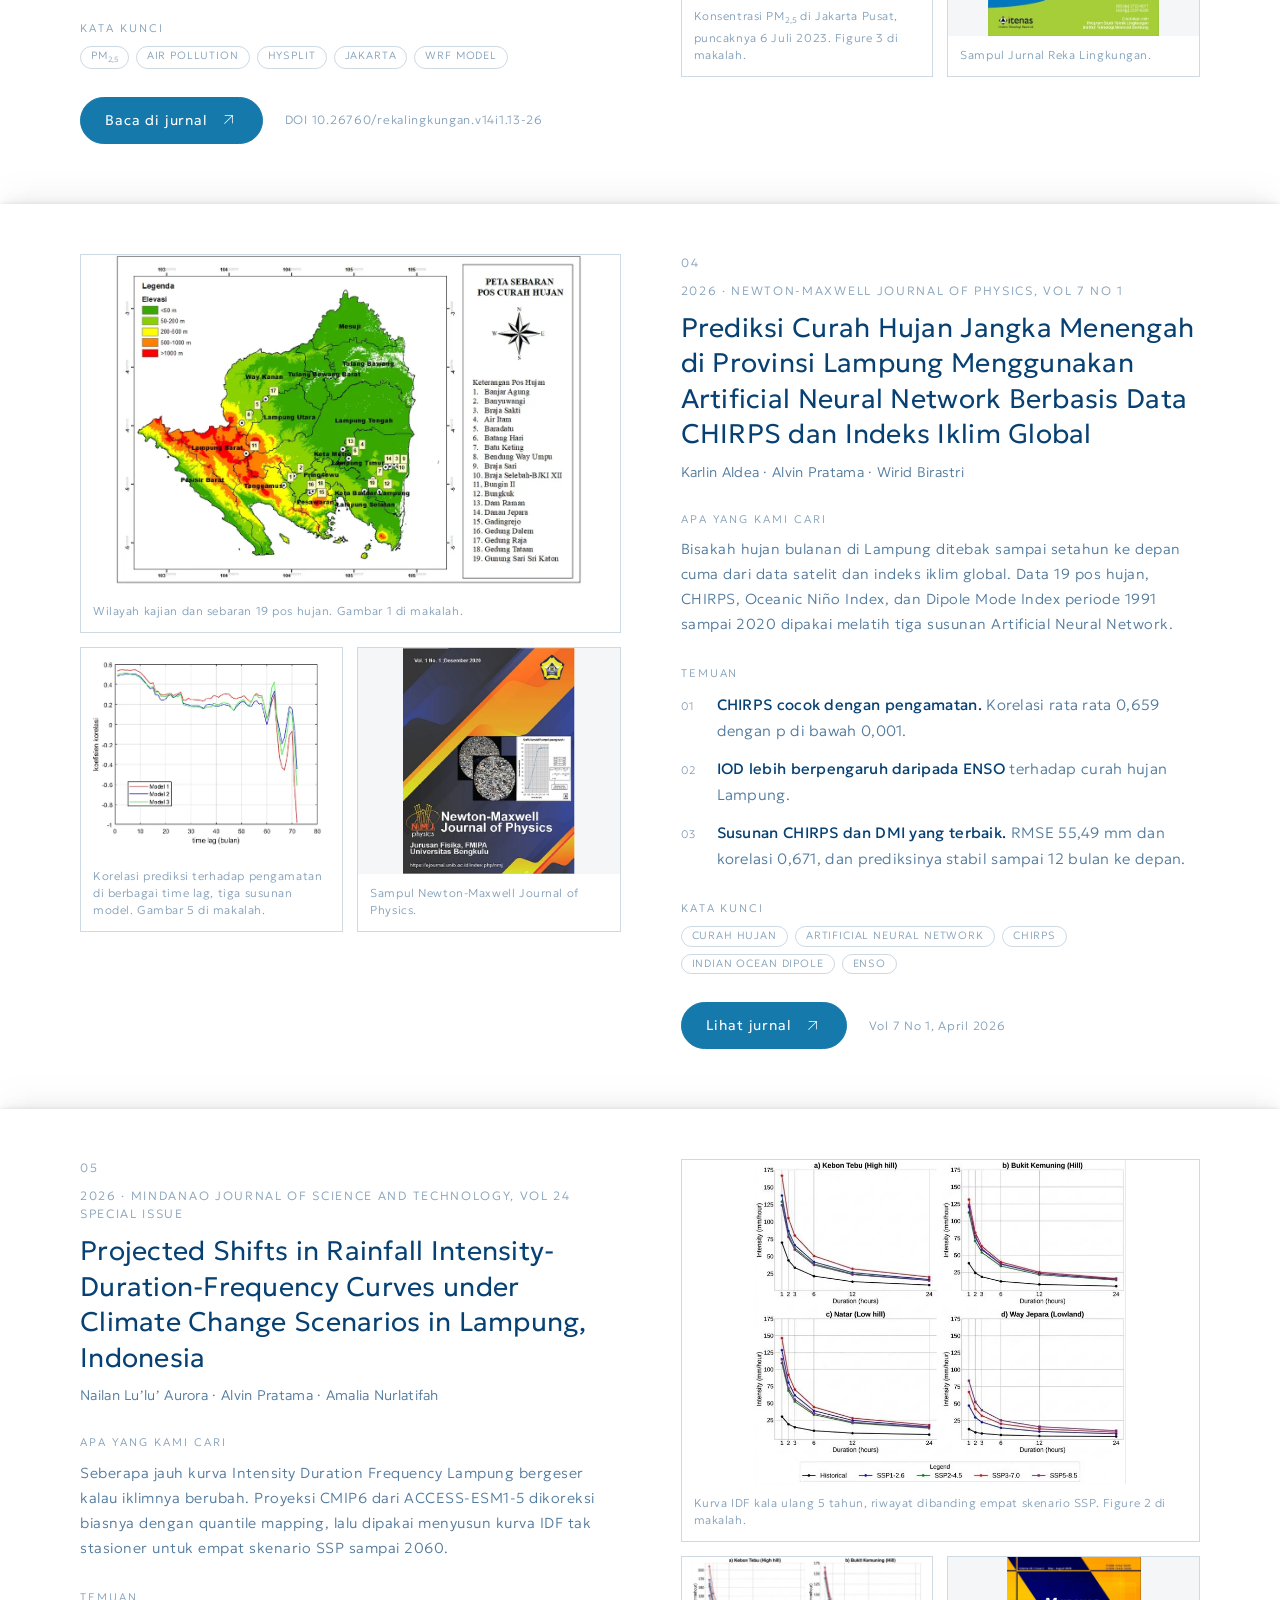
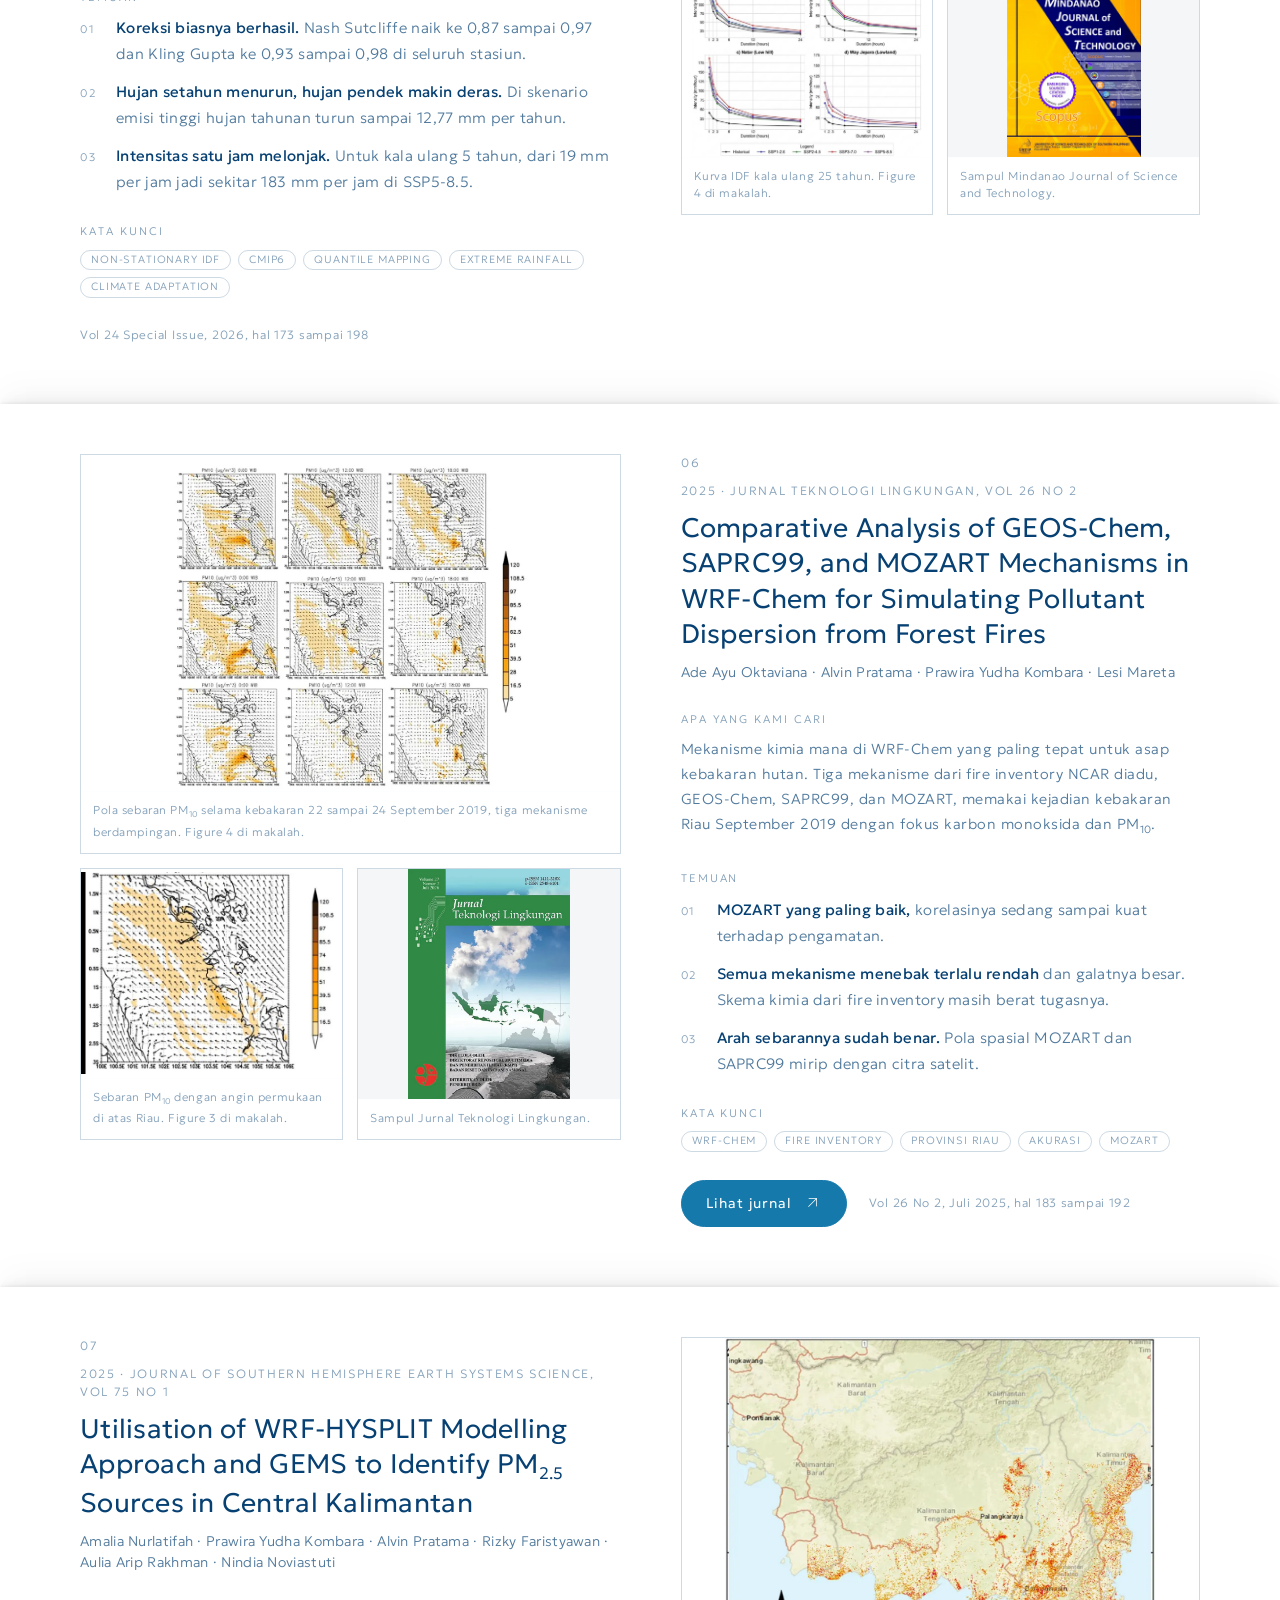
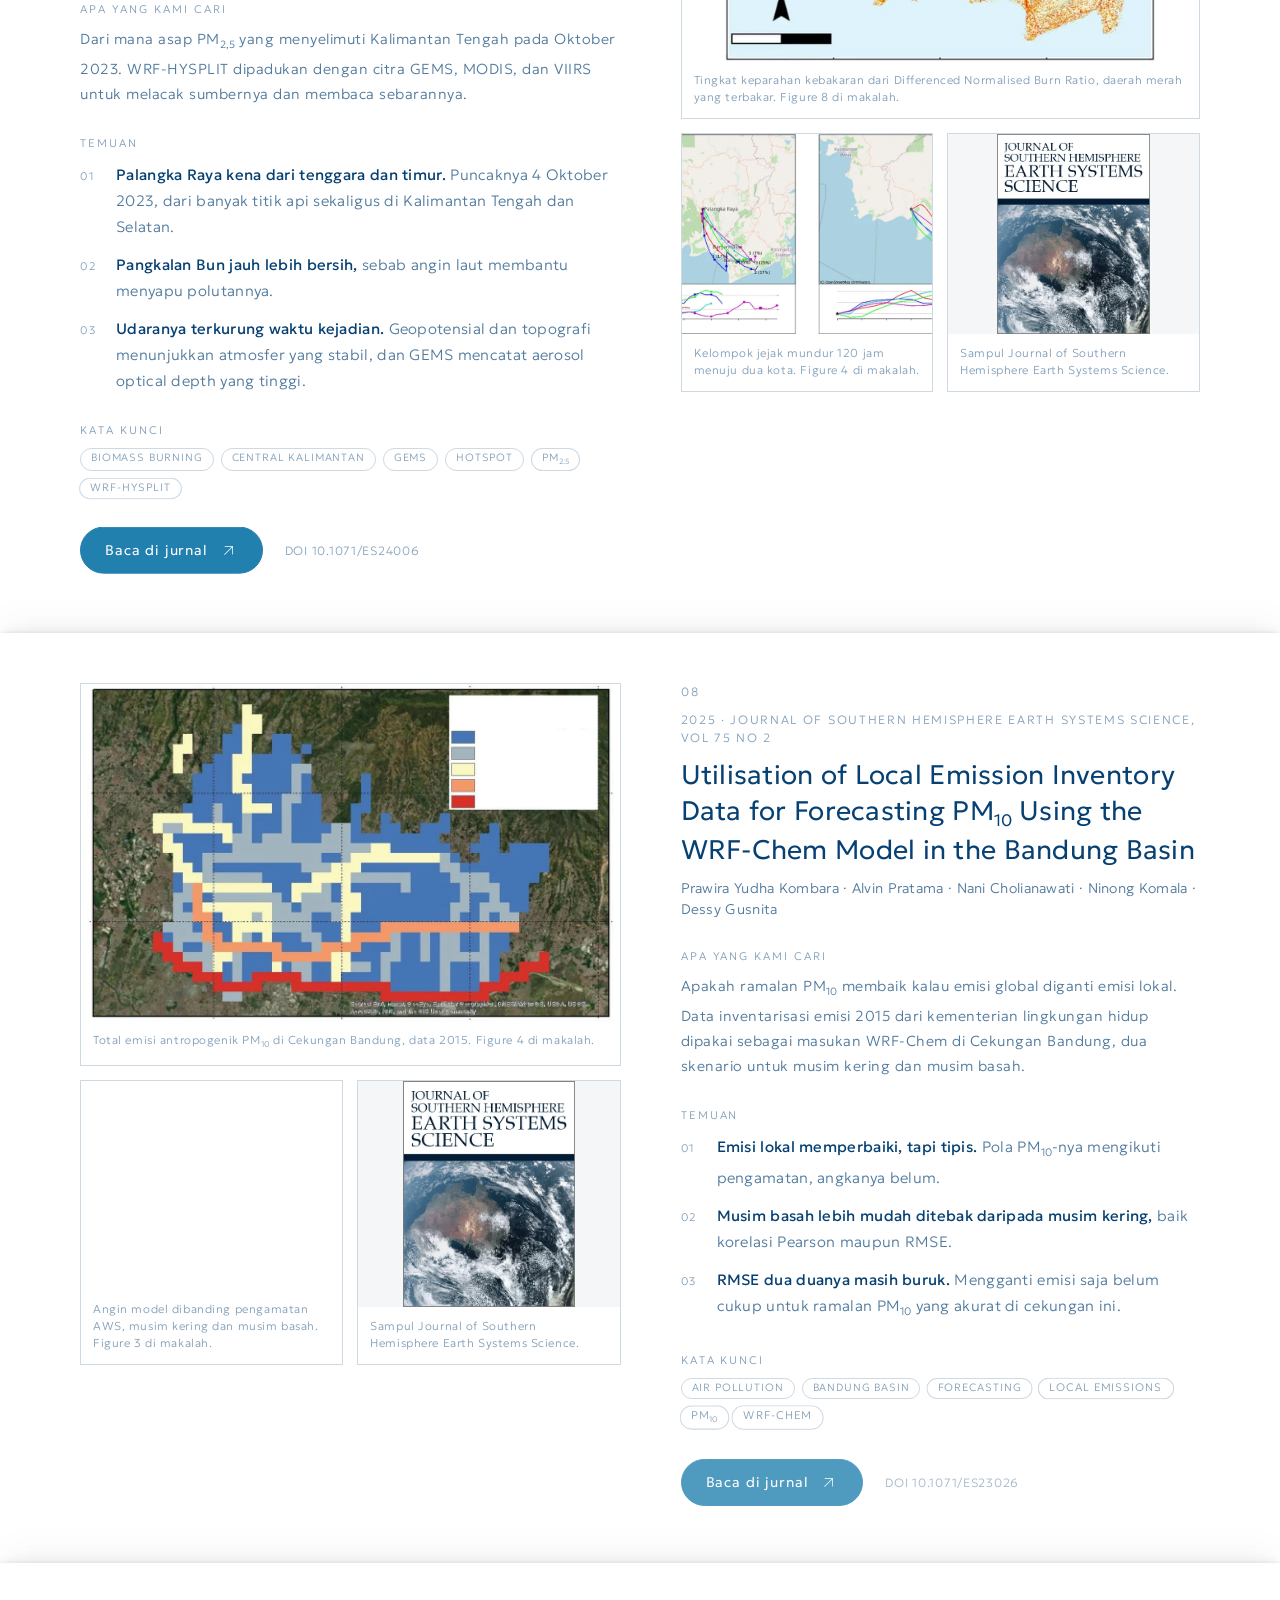
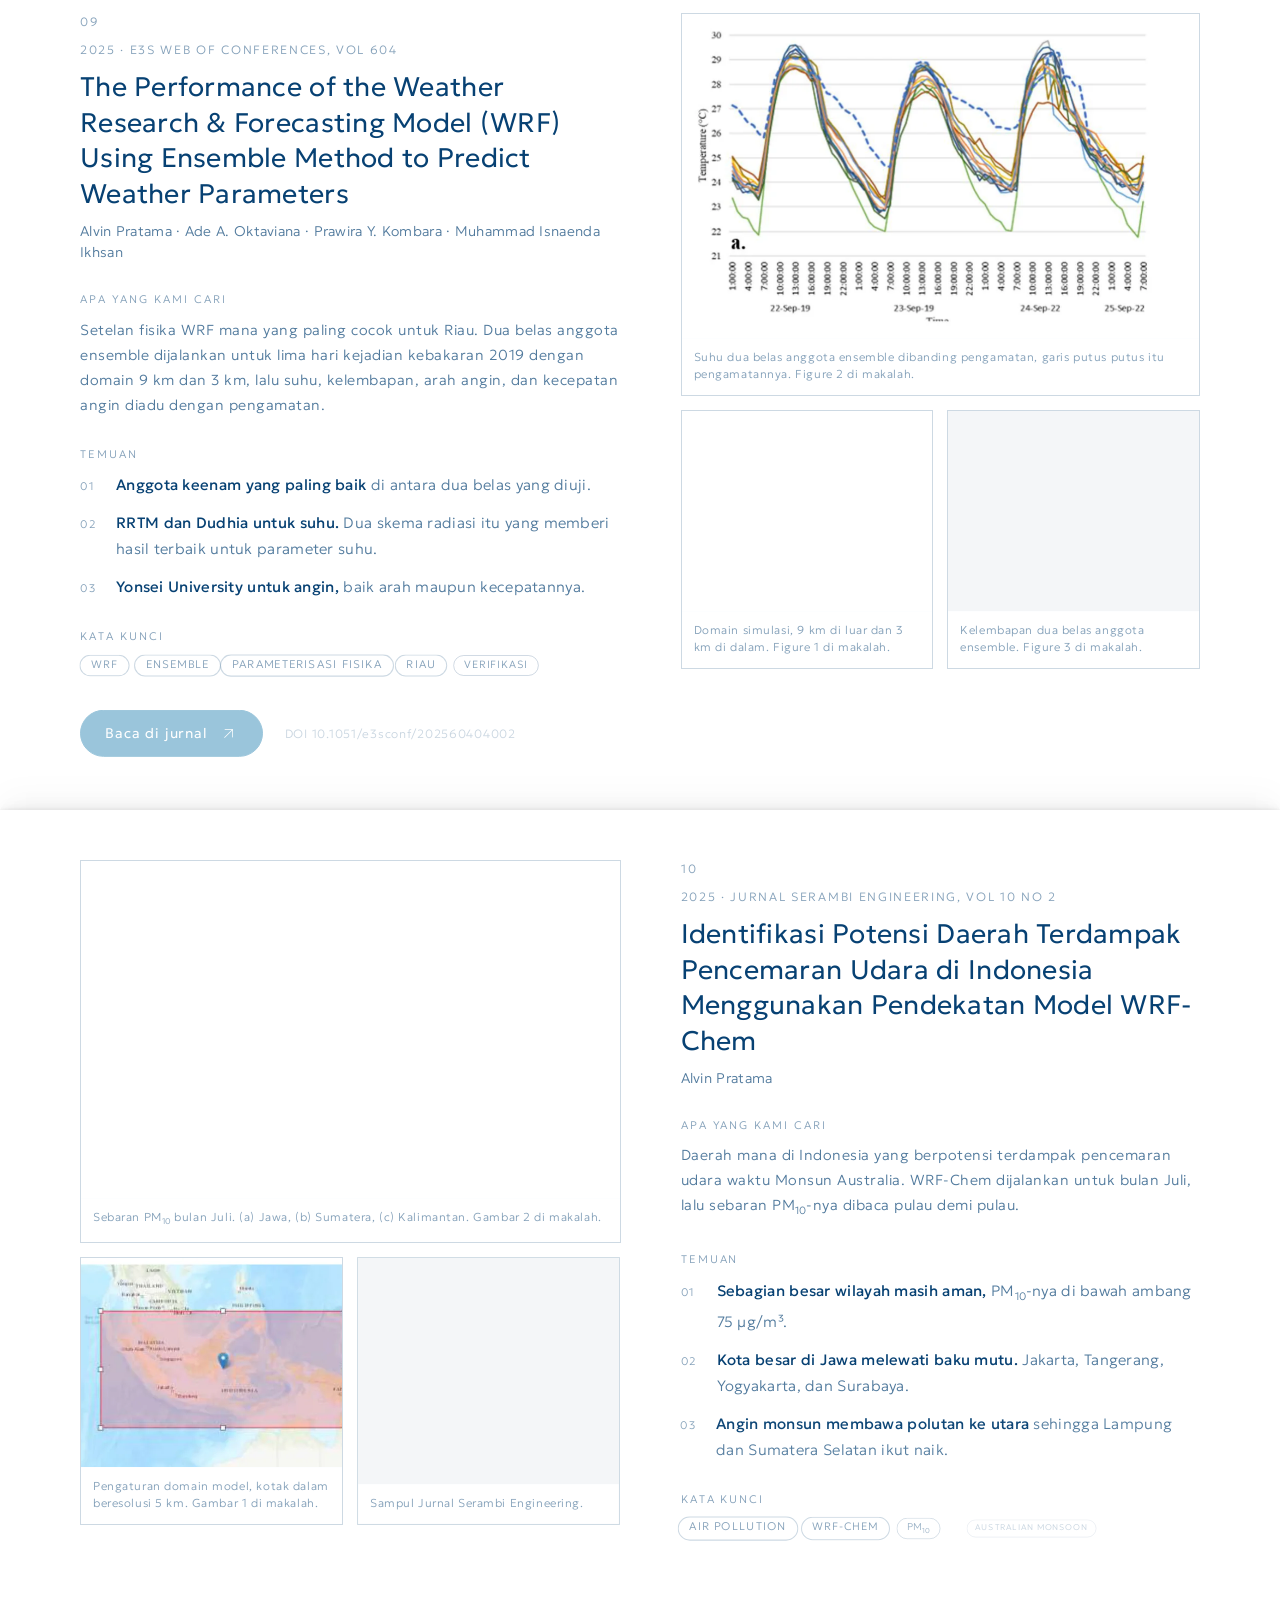
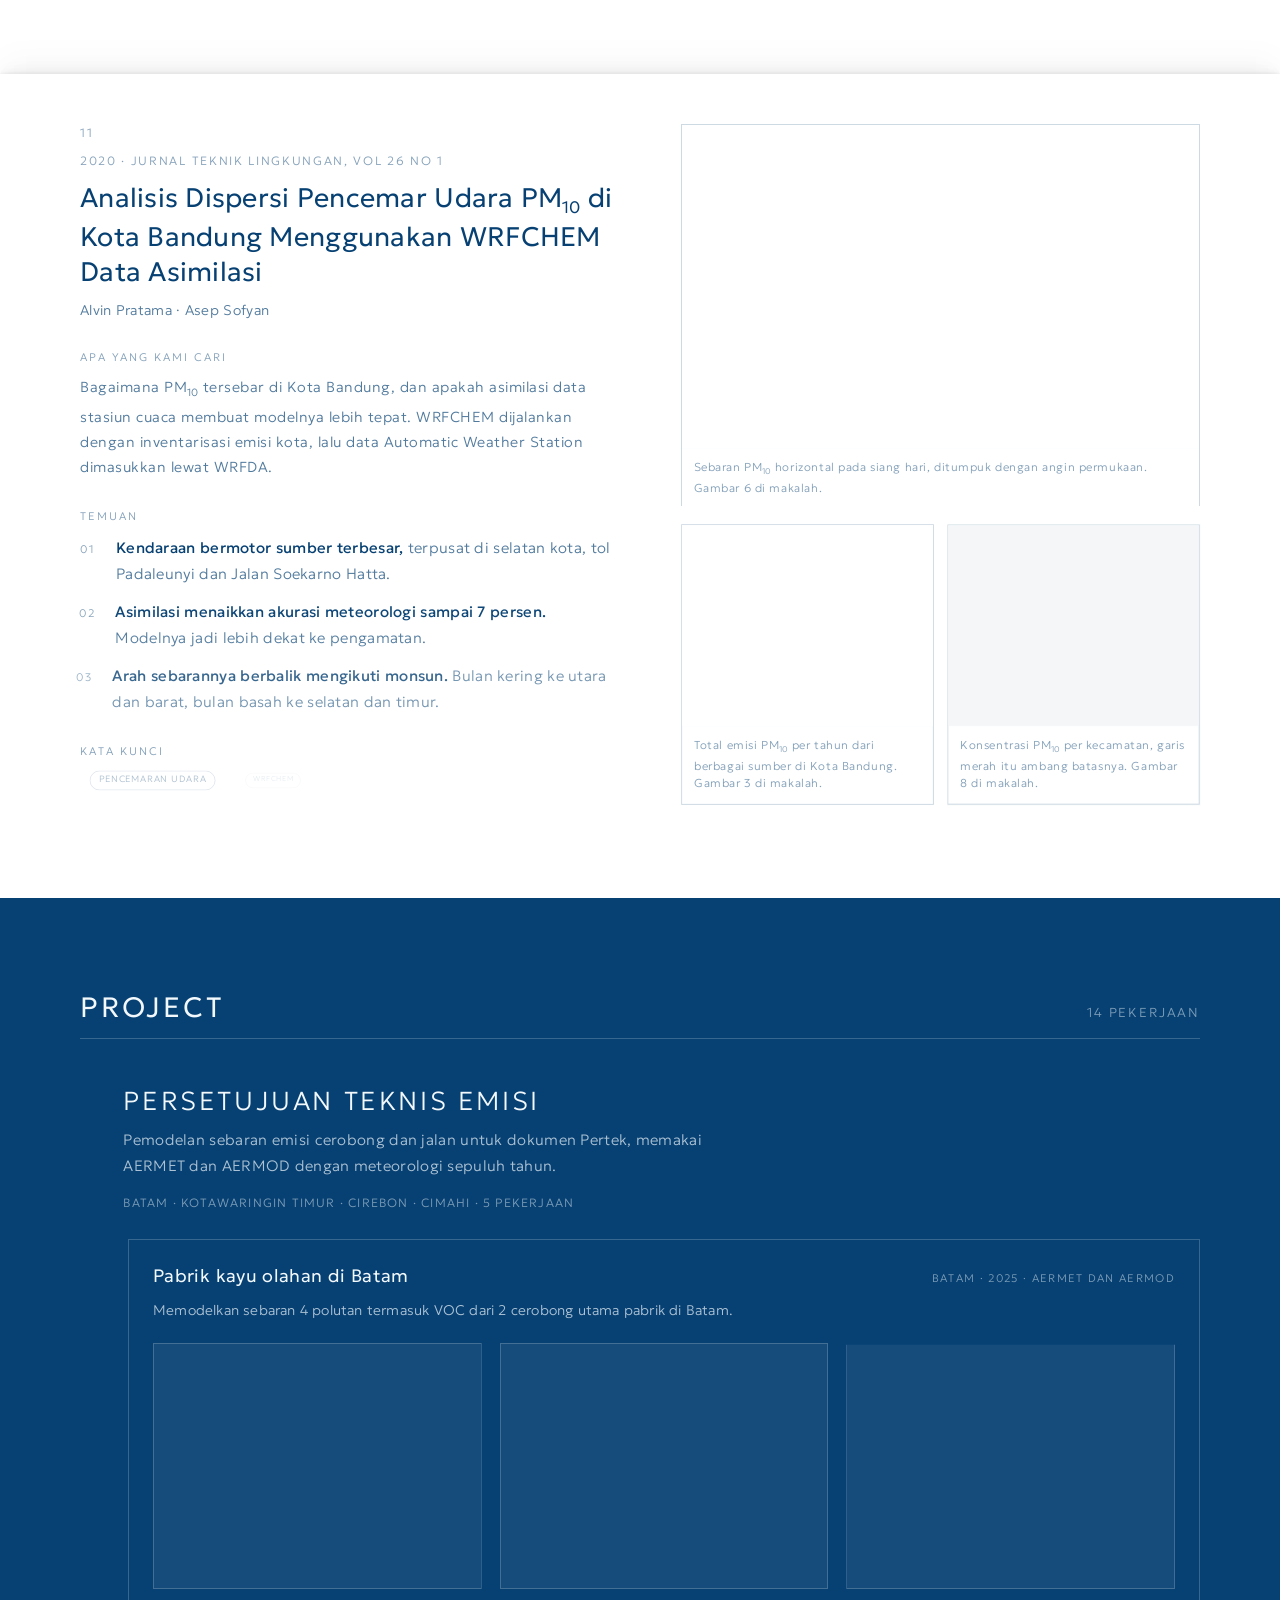
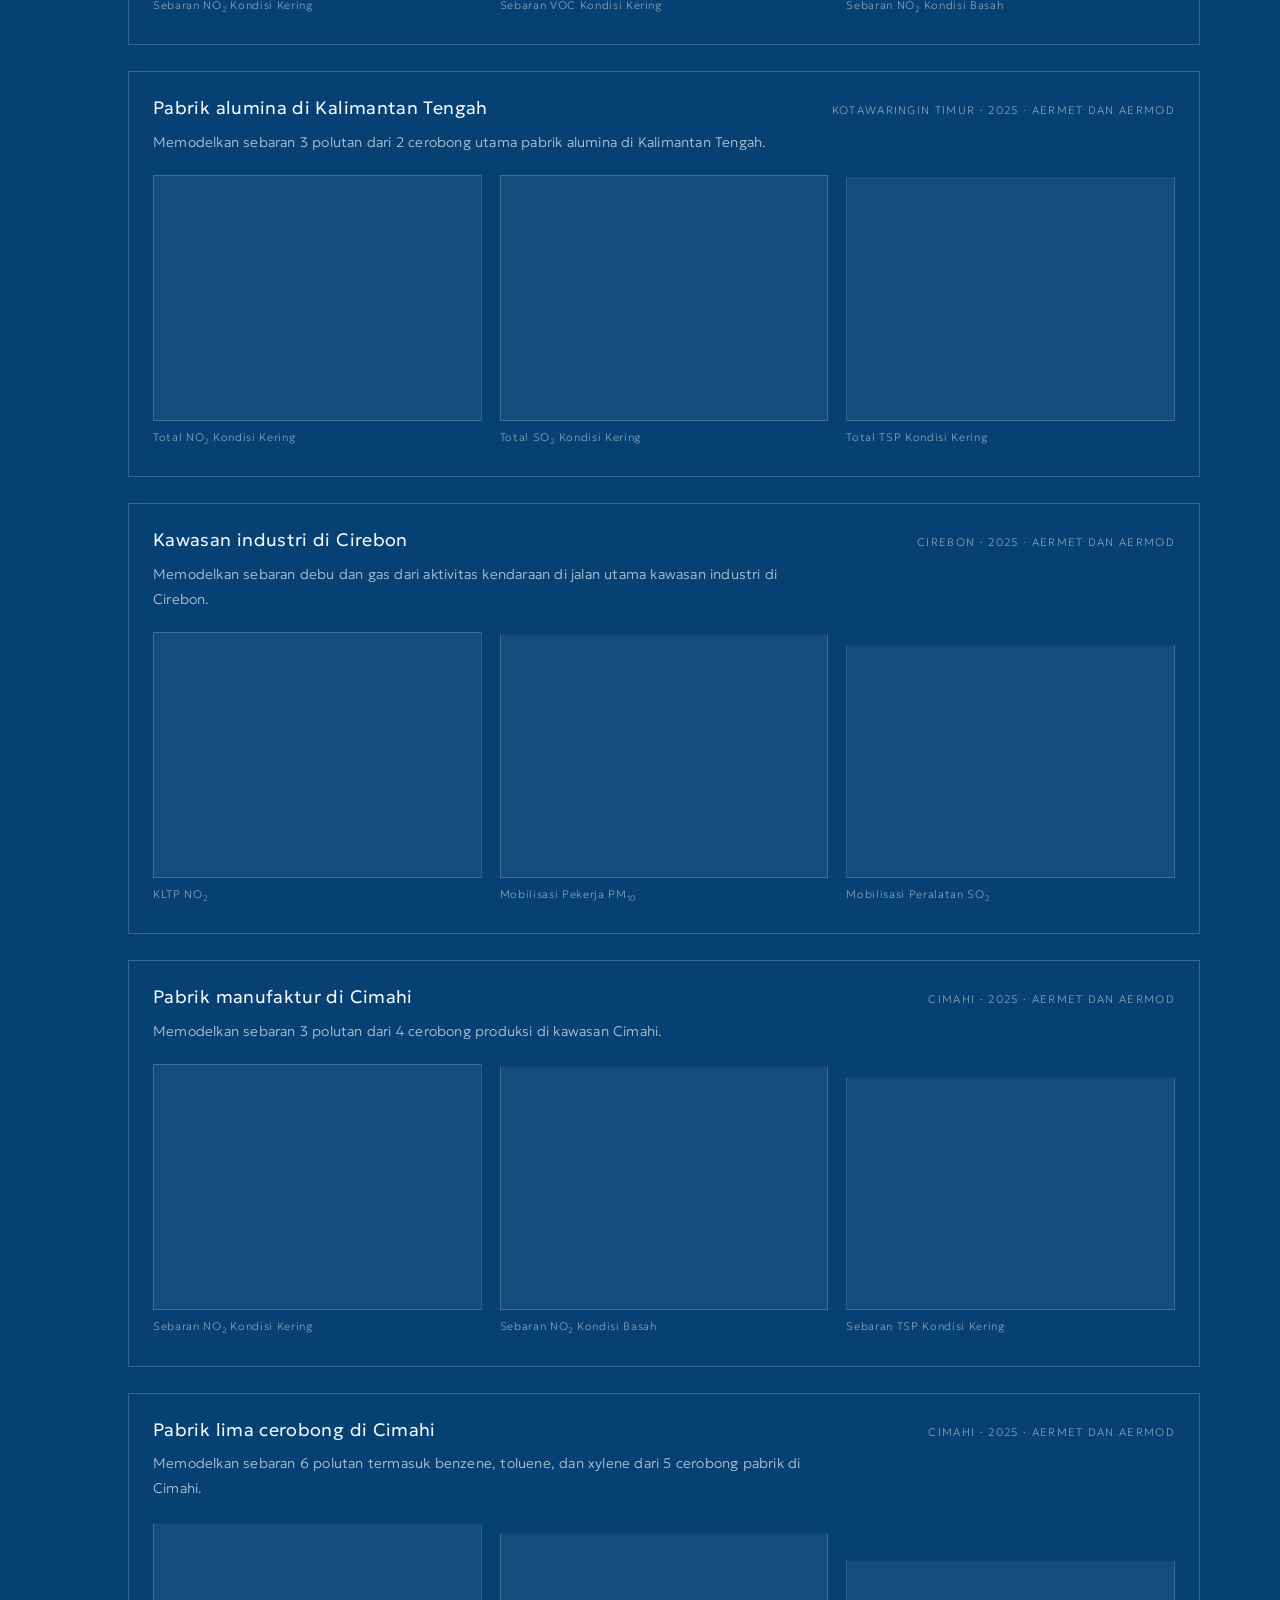
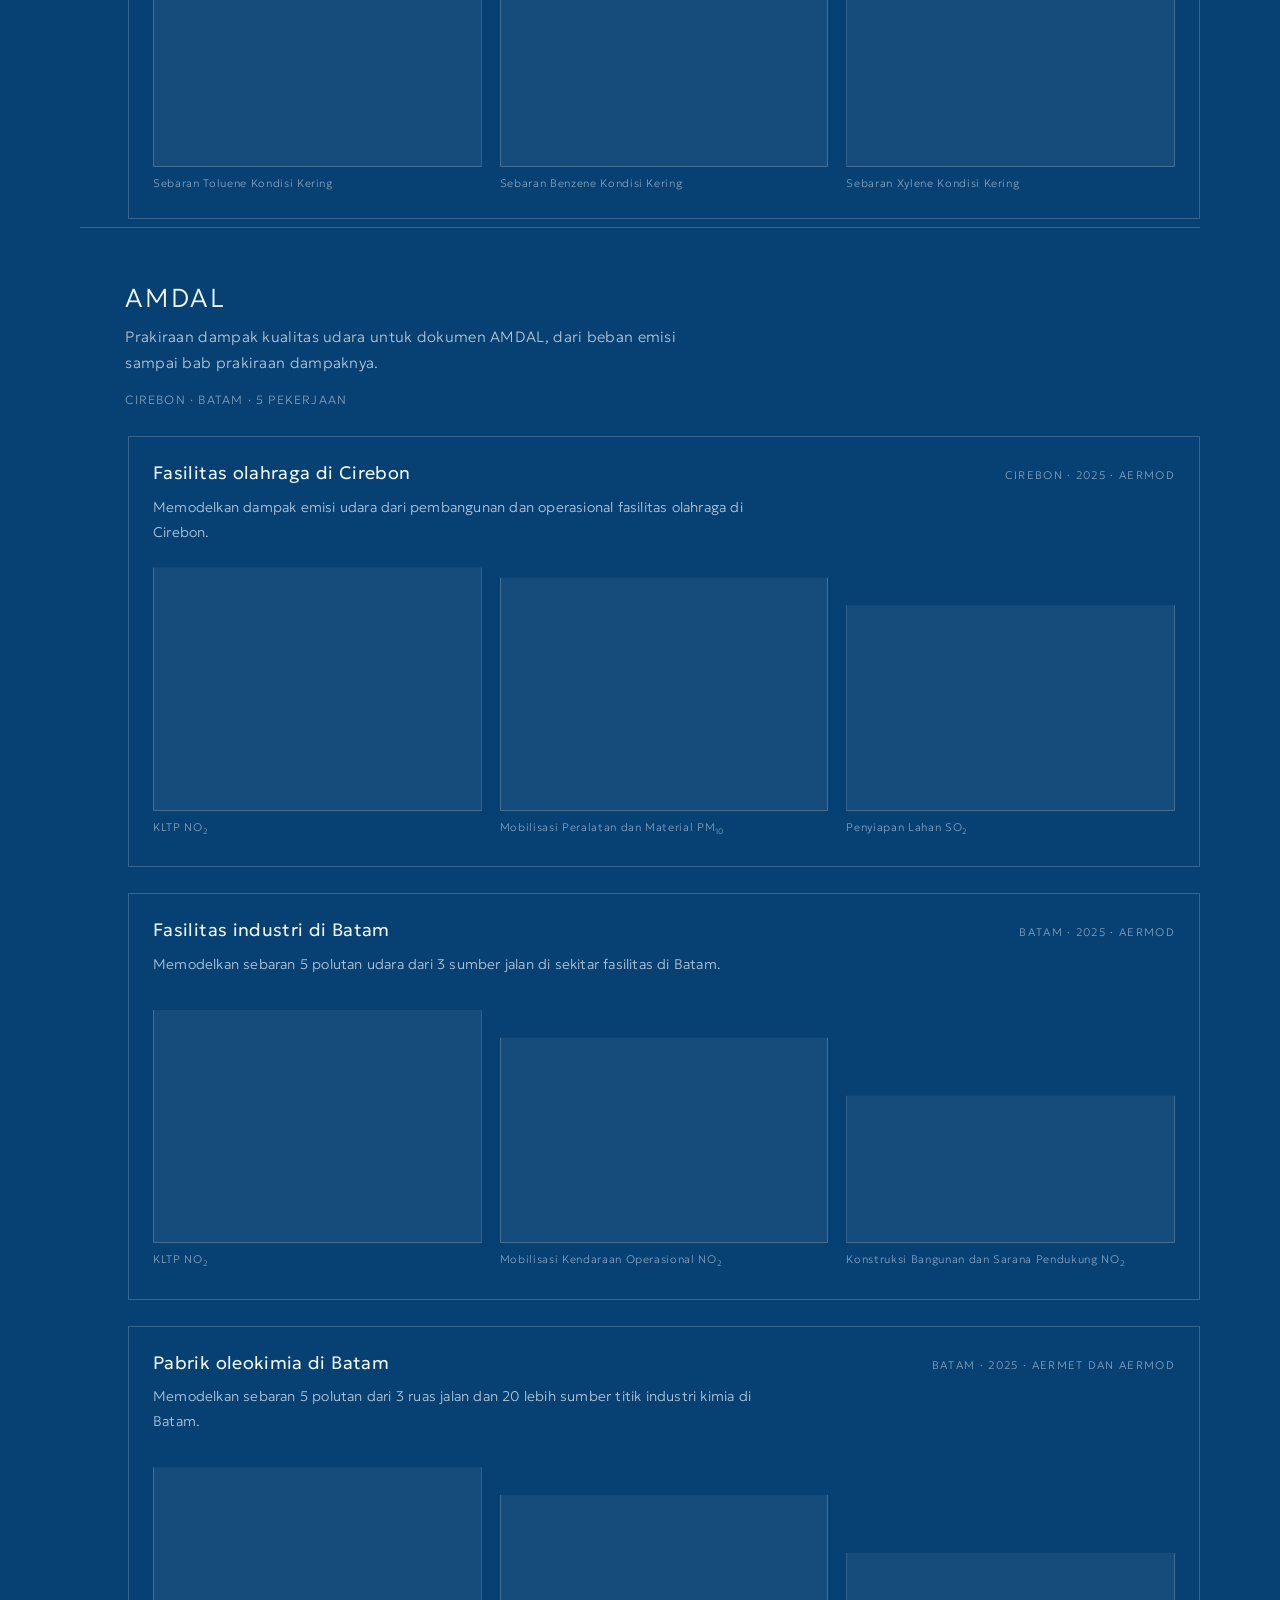
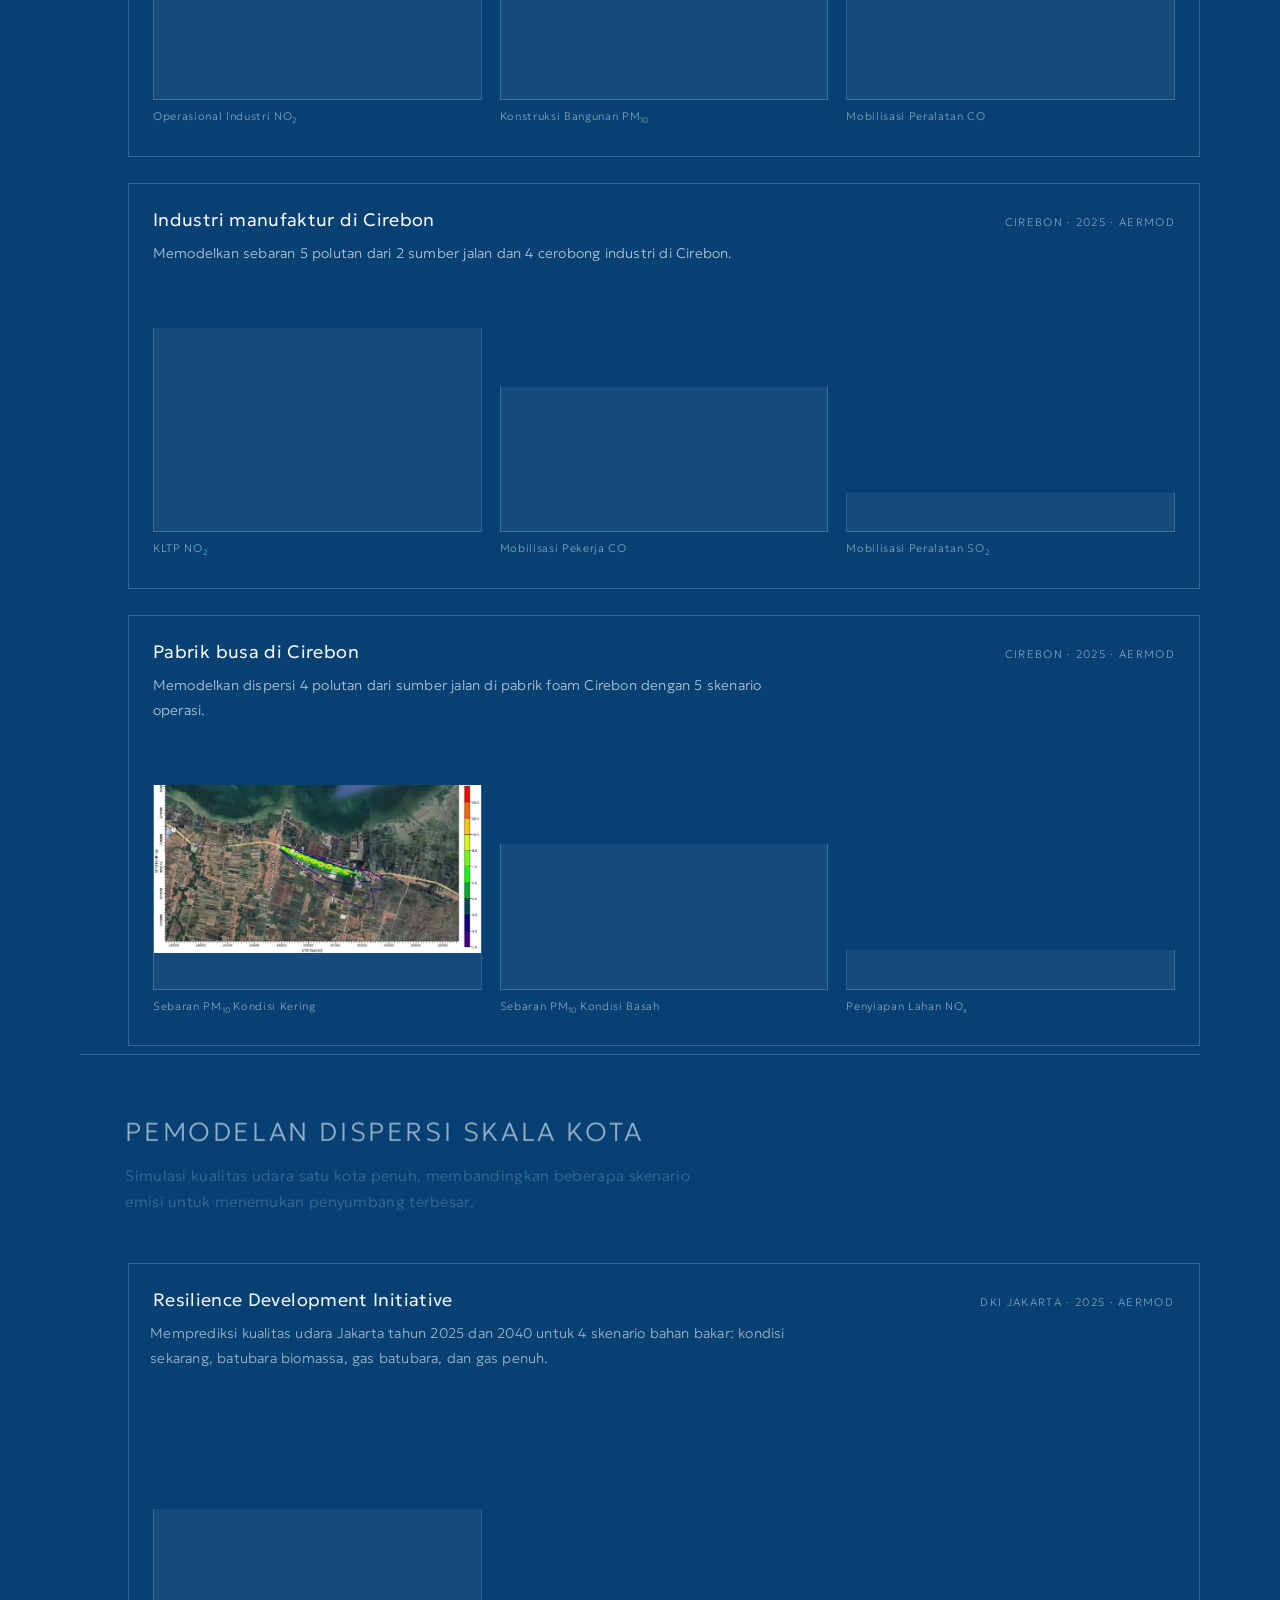
<file: work/index.html>
<!doctype html>
<html lang="id">
<head>
  <meta charset="utf-8" />
  <meta name="viewport" content="width=device-width, initial-scale=1" />
  <title>Publication &amp; Project — Envirocircle</title>
  <meta name="description" content="Publikasi dan proyek Tim Envirocircle. Pemodelan dispersi udara, AMDAL, Persetujuan Teknis, dan inventarisasi emisi di berbagai kota di Indonesia." />
  <link rel="canonical" href="https://envirocircle.info/work/" />
  <meta property="og:type" content="website" />
  <meta property="og:site_name" content="Envirocircle" />
  <meta property="og:title" content="Publication &amp; Project — Envirocircle" />
  <meta property="og:description" content="Pemodelan dispersi udara, AMDAL, Persetujuan Teknis, dan inventarisasi emisi." />
  <meta property="og:url" content="https://envirocircle.info/work/" />
  <meta property="og:image" content="https://envirocircle.info/og-image.jpg" />
  <meta name="theme-color" content="#ffffff" />
  <link rel="icon" type="image/png" href="../favicon.png" />
  <link rel="apple-touch-icon" href="../icon-192.png" />
  <link rel="preconnect" href="https://fonts.googleapis.com" />
  <link rel="preconnect" href="https://fonts.gstatic.com" crossorigin />
  <link href="https://fonts.googleapis.com/css2?family=Geologica:wght@100..900&display=swap" rel="stylesheet" />
  <link href="https://fonts.googleapis.com/css2?family=Material+Symbols+Outlined:opsz,wght,FILL,GRAD@20..48,100..700,0..1,-50..200&display=block" rel="stylesheet" />
  <link rel="stylesheet" href="../style.css" />
  <script>document.documentElement.className += " js-anim";</script>
  <link href="https://fonts.googleapis.com/css2?family=Pixelify+Sans:wght@400..700&display=swap" rel="stylesheet" />
  <!-- Ajakan main Adu Cuaca. Satu berkas gaya dan satu berkas
       skrip, dipakai bersama semua halaman. Markahnya ditanam
       sendiri oleh ajak.js, jangan ditulis tangan di sini. -->
  <link rel="stylesheet" href="../ajak.css" />
  <script src="../ajak.js" defer></script>
</head>
<body class="hal-karya">

  <!-- Bilah judul sama persis dengan landing, tapi kelas .padat dipasang
       LANGSUNG di markup. Di landing kelas itu dipasang anim.js waktu hero
       terlewat, di sini tidak ada hero jadi bidang putihnya harus ada sejak
       awal, kalau tidak tulisannya teal di atas kertas putih tanpa alas. -->
  <header class="hero-top padat">
    <div class="hero-bar">
      <div class="bar-kiri">
        <!-- Lambang ITERA berdiri SENDIRI di luar tautan merek, bukan di
             dalamnya. Kalau di dalam, mengklik lambang ITERA malah memulangkan
             ke beranda Envirocircle, dan itu salah baca. Tanpa tautan dia
             cuma pernyataan naungan, dan itu memang yang diminta. -->
        <span class="brand-itera"><img src="../img/logo-itera.png" width="217" height="263" alt="Institut Teknologi Sumatera" /></span>
        <span class="brand-pisah" aria-hidden="true"></span>
        <a class="brand" href="../">
          <span class="brand-mark"><img src="../img/logo-envirocircle.png" width="614" height="614" alt="" /></span>
          <span class="brand-name">Envirocircle</span>
        </a>
      </div>
      <nav class="hero-nav">
        <a href="../">Home</a>
        <a href="../#showcase">Showcase</a>
        <a href="../#instrumen">Instrument</a>
        <a href="./" aria-current="page">Publication &amp; Project</a>
        <a href="../about/">About Us</a>
      </nav>
    </div>
  </header>

  <main>
    <section class="kry-atas">
      <div class="wrap">
        <span class="kry-atas-label" data-kry>Envirocircle</span>
        <h1 class="kry-atas-judul" data-kry>Publication<br />&amp; Project</h1>
        <p class="kry-atas-lead" data-kry>Sebelas makalah dan empat belas pekerjaan pemodelan kualitas udara di sembilan kota. Dari sebaran satu cerobong pabrik sampai satu kota penuh, dibaca lewat keluaran modelnya.</p>
      </div>
    </section>

    <section id="publication">
      <div class="wrap">
        <div class="bag-head" data-kry>
          <h2 class="bag-judul">Publication</h2>
          <span class="bag-jumlah">11 paper</span>
        </div>
      </div>

            <div class="pub-lap pub-lap--awal" style="--lap: 1">
        <div class="wrap">
        <article class="pub2">
          <div class="pub2-teks">
            <div class="pub2-kepala" data-kry>
              <span class="pub-no">01</span>
              <span class="pub-meta">2026 &middot; Jurnal Geografi, Vol 18 No 1</span>
              <h3 class="pub-judul">Urban Flood Susceptibility Modeling Using GIS and Machine Learning in Bandar Lampung</h3>
              <span class="pub-penulis">Alvin Pratama &middot; Andreas Boni Baik Simamora &middot; Farras Ghaly</span>
            </div>
            <div class="pub-blok" data-kry>
              <span class="pub-label">Apa yang kami cari</span>
              <p class="pub-teks">Daerah mana di Bandar Lampung yang paling rawan banjir, dan model mana yang paling bisa dipercaya untuk menebaknya. Datanya catatan banjir sepuluh tahun, 2015 sampai 2024, diadu dengan sembilan penciri lingkungan dan infrastruktur.</p>
            </div>
            <div class="pub-blok" data-kry>
              <span class="pub-label">Temuan</span>
              <ol class="pub-temuan">
                  <li><b>Gradient Boosting paling akurat.</b> AUC 0,95 di data uji yang belum pernah dilihat model.</li>
                  <li><b>Regresi Logistik paling stabil.</b> Selisih latih dan validasi cuma 0,03, sedangkan model ensemble sampai 0,12. Akurasi tertinggi belum tentu yang paling bisa dipercaya.</li>
                  <li><b>Rawan banjir menumpuk di dataran rendah</b>, dekat jalan besar, dan di sepanjang jaringan sungai.</li>
              </ol>
            </div>
            <div class="pub-blok pub-kunci" data-kry>
              <span class="pub-label">Kata kunci</span>
              <span class="chips"><span class="chip">Urban Flood</span><span class="chip">Flood Susceptibility</span><span class="chip">GIS</span><span class="chip">Machine Learning</span><span class="chip">Bandar Lampung</span></span>
            </div>
            <div class="pub-aksi" data-kry>
              <a class="pill pill--lg" href="https://doi.org/10.24114/jg.v18i1.72252" target="_blank" rel="noopener">
                <span>Baca di jurnal</span>
                <span class="pill-ico"><span class="material-symbols-outlined">arrow_outward</span></span>
              </a>
              <span class="pub-doi">DOI 10.24114/jg.v18i1.72252</span>
            </div>
          </div>

          <div class="pub2-bento">
            <figure class="bnt bnt-utama pub2-figur" data-kry>
              <span class="bnt-gbr"><img src="../img/karya/pub-1.webp" alt="Peta kerawanan banjir Bandar Lampung keluaran model terpilih" loading="lazy" decoding="async" /></span>
              <figcaption>Peta kerawanan banjir keluaran model terpilih. Figure 4 di makalah.</figcaption>
            </figure>
            <figure class="bnt bnt-kecil pub2-figur pub2-figur--kecil" data-kry>
              <span class="bnt-gbr"><img src="../img/karya/pub-2.webp" alt="Peta lokasi penelitian di Bandar Lampung" loading="lazy" decoding="async" /></span>
              <figcaption>Lokasi penelitian. Figure 1 di makalah.</figcaption>
            </figure>
            <figure class="bnt bnt-sampul" data-kry>
              <span class="bnt-gbr"><img src="../img/karya/sampul-geografi.webp" alt="Sampul Jurnal Geografi" loading="lazy" decoding="async" /></span>
              <figcaption>Sampul Jurnal Geografi.</figcaption>
            </figure>
          </div>
        </article>
        </div>
        </div>
        <div class="pub-lap pub-lap--balik" style="--lap: 2">
        <div class="wrap">
        <article class="pub2">
          <div class="pub2-teks">
            <div class="pub2-kepala" data-kry>
              <span class="pub-no">02</span>
              <span class="pub-meta">2026 &middot; Sumatra Journal of Disaster, Geography and Geography Education, Vol 10 No 1</span>
              <h3 class="pub-judul">Improving Rainfall Prediction in Lampung, Southern Sumatra Using WRF: The Role of Bias Correction and Ensemble Techniques for Disaster Mitigation</h3>
              <span class="pub-penulis">Andreas Boni Baik Simamora &middot; Alvin Pratama &middot; Ridlo Wahyudi Wibowo &middot; Farras Ghaly</span>
            </div>
            <div class="pub-blok" data-kry>
              <span class="pub-label">Apa yang kami cari</span>
              <p class="pub-teks">Setelan WRF mana yang paling bisa dipercaya untuk menebak hujan di Sumatra bagian selatan, dan apakah koreksi bias benar benar memperbaikinya. Sepuluh gabungan mikrofisika dan kumulus diuji dengan ERA5 dan GFS-FNL sebagai syarat batas, lalu diadu dengan pengamatan AWS.</p>
            </div>
            <div class="pub-blok" data-kry>
              <span class="pub-label">Temuan</span>
              <ol class="pub-temuan">
                  <li><b>Linear Scaling memperbaiki, Quantile Mapping justru merusak.</b> LS menaikkan korelasi dan menurunkan RMSE di hampir semua anggota, QM sering menurunkan dua duanya.</li>
                  <li><b>ERA5 unggul untuk intensitas hujan.</b> Anggota 9, gabungan WSM6 dan BMJ, paling tajam dengan korelasi 0,91 dan RMSE sekitar 20 mm.</li>
                  <li><b>Kejadian hujan paling seimbang dari ensemble.</b> Ensemble 3 dengan pembobotan POD dan FAR mencapai CSI sekitar 0,60.</li>
              </ol>
            </div>
            <div class="pub-blok pub-kunci" data-kry>
              <span class="pub-label">Kata kunci</span>
              <span class="chips"><span class="chip">WRF Model</span><span class="chip">ERA5</span><span class="chip">GFS-FNL</span><span class="chip">Bias Correction</span><span class="chip">Rainfall Prediction</span></span>
            </div>
            <div class="pub-aksi" data-kry>
              <a class="pill pill--lg" href="http://sjdgge.ppj.unp.ac.id/index.php/Sjdgge" target="_blank" rel="noopener">
                <span>Lihat jurnal</span>
                <span class="pill-ico"><span class="material-symbols-outlined">arrow_outward</span></span>
              </a>
              <span class="pub-doi">Vol 10 No 1, Juni 2026, hal 187 sampai 200</span>
            </div>
          </div>

          <div class="pub2-bento">
            <figure class="bnt bnt-utama pub2-figur" data-kry>
              <span class="bnt-gbr"><img src="../img/karya/pub02a.webp" alt="Korelasi tiap anggota ensemble WRF sebelum dan sesudah koreksi bias" loading="lazy" decoding="async" /></span>
              <figcaption>Korelasi tiap anggota ensemble, data mentah dibanding dua cara koreksi bias. Figure 3 di makalah.</figcaption>
            </figure>
            <figure class="bnt bnt-kecil pub2-figur pub2-figur--kecil" data-kry>
              <span class="bnt-gbr bnt-gbr--potong"><img src="../img/karya/pub02b.webp" alt="Domain simulasi WRF di Sumatra bagian selatan" loading="lazy" decoding="async" /></span>
              <figcaption>Domain simulasi di Sumatra bagian selatan.</figcaption>
            </figure>
            <figure class="bnt bnt-sampul" data-kry>
              <span class="bnt-gbr"><img src="../img/karya/sampul-sjdgge.webp" alt="Sampul Sumatra Journal of Disaster, Geography and Geography Education" loading="lazy" decoding="async" /></span>
              <figcaption>Sampul Sumatra Journal of Disaster, Geography and Geography Education.</figcaption>
            </figure>
          </div>
        </article>
        </div>
        </div>
        <div class="pub-lap" style="--lap: 3">
        <div class="wrap">
        <article class="pub2">
          <div class="pub2-teks">
            <div class="pub2-kepala" data-kry>
              <span class="pub-no">03</span>
              <span class="pub-meta">2026 &middot; Jurnal Reka Lingkungan, Vol 14 No 1</span>
              <h3 class="pub-judul">Tracing the Sources and Transport Pathways of Particulate in Jakarta Using the WRF-HYSPLIT Model During the July 2023 Pollution Episode</h3>
              <span class="pub-penulis">Ririn Anggina Batubara &middot; Alvin Pratama &middot; Amalia Nurlatifah</span>
            </div>
            <div class="pub-blok" data-kry>
              <span class="pub-label">Apa yang kami cari</span>
              <p class="pub-teks">Dari mana PM<sub>2,5</sub> yang menutupi Jakarta pada Juli 2023 datang, dan lewat jalur mana. Keluaran WRF diadu dengan pengamatan permukaan, lalu jejak mundur HYSPLIT ditarik dari beberapa sumber meteorologi untuk melihat apakah jalurnya konsisten.</p>
            </div>
            <div class="pub-blok" data-kry>
              <span class="pub-label">Temuan</span>
              <ol class="pub-temuan">
                  <li><b>Massa udaranya datang dari timur dan tenggara.</b> Jalurnya melewati kawasan industri, pembangkit listrik, dan titik api di sekitar Jakarta.</li>
                  <li><b>Monsun tenggara menahan polutan di kota.</b> Dispersinya melemah sehingga polutan tinggal lama di atas kota.</li>
                  <li><b>Puncaknya 139 &micro;g/m&sup3; di Jakarta Pusat</b> pada 6 Juli 2023.</li>
              </ol>
            </div>
            <div class="pub-blok pub-kunci" data-kry>
              <span class="pub-label">Kata kunci</span>
              <span class="chips"><span class="chip">PM<sub>2,5</sub></span><span class="chip">Air Pollution</span><span class="chip">HYSPLIT</span><span class="chip">Jakarta</span><span class="chip">WRF Model</span></span>
            </div>
            <div class="pub-aksi" data-kry>
              <a class="pill pill--lg" href="https://doi.org/10.26760/rekalingkungan.v14i1.13-26" target="_blank" rel="noopener">
                <span>Baca di jurnal</span>
                <span class="pill-ico"><span class="material-symbols-outlined">arrow_outward</span></span>
              </a>
              <span class="pub-doi">DOI 10.26760/rekalingkungan.v14i1.13-26</span>
            </div>
          </div>

          <div class="pub2-bento">
            <figure class="bnt bnt-utama pub2-figur" data-kry>
              <span class="bnt-gbr"><img src="../img/karya/pub03a.webp" alt="Jejak mundur PM2,5 di Jakarta dari beberapa sumber meteorologi" loading="lazy" decoding="async" /></span>
              <figcaption>Jejak mundur PM<sub>2,5</sub> di Jakarta dari beberapa sumber meteorologi. Figure 5 di makalah.</figcaption>
            </figure>
            <figure class="bnt bnt-kecil pub2-figur pub2-figur--kecil" data-kry>
              <span class="bnt-gbr bnt-gbr--potong"><img src="../img/karya/pub03b.webp" alt="Konsentrasi PM2,5 di Jakarta Pusat pada awal Juli 2023" loading="lazy" decoding="async" /></span>
              <figcaption>Konsentrasi PM<sub>2,5</sub> di Jakarta Pusat, puncaknya 6 Juli 2023. Figure 3 di makalah.</figcaption>
            </figure>
            <figure class="bnt bnt-sampul" data-kry>
              <span class="bnt-gbr"><img src="../img/karya/sampul-rekaling.webp" alt="Sampul Jurnal Reka Lingkungan" loading="lazy" decoding="async" /></span>
              <figcaption>Sampul Jurnal Reka Lingkungan.</figcaption>
            </figure>
          </div>
        </article>
        </div>
        </div>
        <div class="pub-lap pub-lap--balik" style="--lap: 4">
        <div class="wrap">
        <article class="pub2">
          <div class="pub2-teks">
            <div class="pub2-kepala" data-kry>
              <span class="pub-no">04</span>
              <span class="pub-meta">2026 &middot; Newton-Maxwell Journal of Physics, Vol 7 No 1</span>
              <h3 class="pub-judul">Prediksi Curah Hujan Jangka Menengah di Provinsi Lampung Menggunakan Artificial Neural Network Berbasis Data CHIRPS dan Indeks Iklim Global</h3>
              <span class="pub-penulis">Karlin Aldea &middot; Alvin Pratama &middot; Wirid Birastri</span>
            </div>
            <div class="pub-blok" data-kry>
              <span class="pub-label">Apa yang kami cari</span>
              <p class="pub-teks">Bisakah hujan bulanan di Lampung ditebak sampai setahun ke depan cuma dari data satelit dan indeks iklim global. Data 19 pos hujan, CHIRPS, Oceanic Ni&ntilde;o Index, dan Dipole Mode Index periode 1991 sampai 2020 dipakai melatih tiga susunan Artificial Neural Network.</p>
            </div>
            <div class="pub-blok" data-kry>
              <span class="pub-label">Temuan</span>
              <ol class="pub-temuan">
                  <li><b>CHIRPS cocok dengan pengamatan.</b> Korelasi rata rata 0,659 dengan p di bawah 0,001.</li>
                  <li><b>IOD lebih berpengaruh daripada ENSO</b> terhadap curah hujan Lampung.</li>
                  <li><b>Susunan CHIRPS dan DMI yang terbaik.</b> RMSE 55,49 mm dan korelasi 0,671, dan prediksinya stabil sampai 12 bulan ke depan.</li>
              </ol>
            </div>
            <div class="pub-blok pub-kunci" data-kry>
              <span class="pub-label">Kata kunci</span>
              <span class="chips"><span class="chip">Curah Hujan</span><span class="chip">Artificial Neural Network</span><span class="chip">CHIRPS</span><span class="chip">Indian Ocean Dipole</span><span class="chip">ENSO</span></span>
            </div>
            <div class="pub-aksi" data-kry>
              <a class="pill pill--lg" href="https://ejournal.unib.ac.id/nmj/index" target="_blank" rel="noopener">
                <span>Lihat jurnal</span>
                <span class="pill-ico"><span class="material-symbols-outlined">arrow_outward</span></span>
              </a>
              <span class="pub-doi">Vol 7 No 1, April 2026</span>
            </div>
          </div>

          <div class="pub2-bento">
            <figure class="bnt bnt-utama pub2-figur" data-kry>
              <span class="bnt-gbr"><img src="../img/karya/pub04a.webp" alt="Wilayah kajian dan sebaran pos hujan di Provinsi Lampung" loading="lazy" decoding="async" /></span>
              <figcaption>Wilayah kajian dan sebaran 19 pos hujan. Gambar 1 di makalah.</figcaption>
            </figure>
            <figure class="bnt bnt-kecil pub2-figur pub2-figur--kecil" data-kry>
              <span class="bnt-gbr"><img src="../img/karya/pub04b.webp" alt="Korelasi hasil prediksi terhadap pengamatan pada berbagai time lag" loading="lazy" decoding="async" /></span>
              <figcaption>Korelasi prediksi terhadap pengamatan di berbagai time lag, tiga susunan model. Gambar 5 di makalah.</figcaption>
            </figure>
            <figure class="bnt bnt-sampul" data-kry>
              <span class="bnt-gbr"><img src="../img/karya/sampul-nmj.webp" alt="Sampul Newton-Maxwell Journal of Physics" loading="lazy" decoding="async" /></span>
              <figcaption>Sampul Newton-Maxwell Journal of Physics.</figcaption>
            </figure>
          </div>
        </article>
        </div>
        </div>
        <div class="pub-lap" style="--lap: 5">
        <div class="wrap">
        <article class="pub2">
          <div class="pub2-teks">
            <div class="pub2-kepala" data-kry>
              <span class="pub-no">05</span>
              <span class="pub-meta">2026 &middot; Mindanao Journal of Science and Technology, Vol 24 Special Issue</span>
              <h3 class="pub-judul">Projected Shifts in Rainfall Intensity-Duration-Frequency Curves under Climate Change Scenarios in Lampung, Indonesia</h3>
              <span class="pub-penulis">Nailan Lu&rsquo;lu&rsquo; Aurora &middot; Alvin Pratama &middot; Amalia Nurlatifah</span>
            </div>
            <div class="pub-blok" data-kry>
              <span class="pub-label">Apa yang kami cari</span>
              <p class="pub-teks">Seberapa jauh kurva Intensity Duration Frequency Lampung bergeser kalau iklimnya berubah. Proyeksi CMIP6 dari ACCESS-ESM1-5 dikoreksi biasnya dengan quantile mapping, lalu dipakai menyusun kurva IDF tak stasioner untuk empat skenario SSP sampai 2060.</p>
            </div>
            <div class="pub-blok" data-kry>
              <span class="pub-label">Temuan</span>
              <ol class="pub-temuan">
                  <li><b>Koreksi biasnya berhasil.</b> Nash Sutcliffe naik ke 0,87 sampai 0,97 dan Kling Gupta ke 0,93 sampai 0,98 di seluruh stasiun.</li>
                  <li><b>Hujan setahun menurun, hujan pendek makin deras.</b> Di skenario emisi tinggi hujan tahunan turun sampai 12,77 mm per tahun.</li>
                  <li><b>Intensitas satu jam melonjak.</b> Untuk kala ulang 5 tahun, dari 19 mm per jam jadi sekitar 183 mm per jam di SSP5-8.5.</li>
              </ol>
            </div>
            <div class="pub-blok pub-kunci" data-kry>
              <span class="pub-label">Kata kunci</span>
              <span class="chips"><span class="chip">Non-stationary IDF</span><span class="chip">CMIP6</span><span class="chip">Quantile Mapping</span><span class="chip">Extreme Rainfall</span><span class="chip">Climate Adaptation</span></span>
            </div>
            <div class="pub-aksi" data-kry>
              <span class="pub-doi">Vol 24 Special Issue, 2026, hal 173 sampai 198</span>
            </div>
          </div>

          <div class="pub2-bento">
            <figure class="bnt bnt-utama pub2-figur" data-kry>
              <span class="bnt-gbr"><img src="../img/karya/pub05a.webp" alt="Kurva IDF kala ulang 5 tahun di empat stasiun Lampung" loading="lazy" decoding="async" /></span>
              <figcaption>Kurva IDF kala ulang 5 tahun, riwayat dibanding empat skenario SSP. Figure 2 di makalah.</figcaption>
            </figure>
            <figure class="bnt bnt-kecil pub2-figur pub2-figur--kecil" data-kry>
              <span class="bnt-gbr"><img src="../img/karya/pub05b.webp" alt="Kurva IDF kala ulang 25 tahun di empat stasiun Lampung" loading="lazy" decoding="async" /></span>
              <figcaption>Kurva IDF kala ulang 25 tahun. Figure 4 di makalah.</figcaption>
            </figure>
            <figure class="bnt bnt-sampul" data-kry>
              <span class="bnt-gbr"><img src="../img/karya/sampul-mjst.webp" alt="Sampul Mindanao Journal of Science and Technology" loading="lazy" decoding="async" /></span>
              <figcaption>Sampul Mindanao Journal of Science and Technology.</figcaption>
            </figure>
          </div>
        </article>
        </div>
        </div>
        <div class="pub-lap pub-lap--balik" style="--lap: 6">
        <div class="wrap">
        <article class="pub2">
          <div class="pub2-teks">
            <div class="pub2-kepala" data-kry>
              <span class="pub-no">06</span>
              <span class="pub-meta">2025 &middot; Jurnal Teknologi Lingkungan, Vol 26 No 2</span>
              <h3 class="pub-judul">Comparative Analysis of GEOS-Chem, SAPRC99, and MOZART Mechanisms in WRF-Chem for Simulating Pollutant Dispersion from Forest Fires</h3>
              <span class="pub-penulis">Ade Ayu Oktaviana &middot; Alvin Pratama &middot; Prawira Yudha Kombara &middot; Lesi Mareta</span>
            </div>
            <div class="pub-blok" data-kry>
              <span class="pub-label">Apa yang kami cari</span>
              <p class="pub-teks">Mekanisme kimia mana di WRF-Chem yang paling tepat untuk asap kebakaran hutan. Tiga mekanisme dari fire inventory NCAR diadu, GEOS-Chem, SAPRC99, dan MOZART, memakai kejadian kebakaran Riau September 2019 dengan fokus karbon monoksida dan PM<sub>10</sub>.</p>
            </div>
            <div class="pub-blok" data-kry>
              <span class="pub-label">Temuan</span>
              <ol class="pub-temuan">
                  <li><b>MOZART yang paling baik,</b> korelasinya sedang sampai kuat terhadap pengamatan.</li>
                  <li><b>Semua mekanisme menebak terlalu rendah</b> dan galatnya besar. Skema kimia dari fire inventory masih berat tugasnya.</li>
                  <li><b>Arah sebarannya sudah benar.</b> Pola spasial MOZART dan SAPRC99 mirip dengan citra satelit.</li>
              </ol>
            </div>
            <div class="pub-blok pub-kunci" data-kry>
              <span class="pub-label">Kata kunci</span>
              <span class="chips"><span class="chip">WRF-Chem</span><span class="chip">Fire Inventory</span><span class="chip">Provinsi Riau</span><span class="chip">Akurasi</span><span class="chip">MOZART</span></span>
            </div>
            <div class="pub-aksi" data-kry>
              <a class="pill pill--lg" href="https://ejournal.brin.go.id/JTL" target="_blank" rel="noopener">
                <span>Lihat jurnal</span>
                <span class="pill-ico"><span class="material-symbols-outlined">arrow_outward</span></span>
              </a>
              <span class="pub-doi">Vol 26 No 2, Juli 2025, hal 183 sampai 192</span>
            </div>
          </div>

          <div class="pub2-bento">
            <figure class="bnt bnt-utama pub2-figur" data-kry>
              <span class="bnt-gbr"><img src="../img/karya/pub06a.webp" alt="Pola sebaran PM10 dari tiga mekanisme kimia selama kebakaran Riau" loading="lazy" decoding="async" /></span>
              <figcaption>Pola sebaran PM<sub>10</sub> selama kebakaran 22 sampai 24 September 2019, tiga mekanisme berdampingan. Figure 4 di makalah.</figcaption>
            </figure>
            <figure class="bnt bnt-kecil pub2-figur pub2-figur--kecil" data-kry>
              <span class="bnt-gbr"><img src="../img/karya/pub06b.webp" alt="Sebaran PM10 dan angin permukaan di atas Riau" loading="lazy" decoding="async" /></span>
              <figcaption>Sebaran PM<sub>10</sub> dengan angin permukaan di atas Riau. Figure 3 di makalah.</figcaption>
            </figure>
            <figure class="bnt bnt-sampul" data-kry>
              <span class="bnt-gbr"><img src="../img/karya/sampul-jtlbrin.webp" alt="Sampul Jurnal Teknologi Lingkungan" loading="lazy" decoding="async" /></span>
              <figcaption>Sampul Jurnal Teknologi Lingkungan.</figcaption>
            </figure>
          </div>
        </article>
        </div>
        </div>
        <div class="pub-lap" style="--lap: 7">
        <div class="wrap">
        <article class="pub2">
          <div class="pub2-teks">
            <div class="pub2-kepala" data-kry>
              <span class="pub-no">07</span>
              <span class="pub-meta">2025 &middot; Journal of Southern Hemisphere Earth Systems Science, Vol 75 No 1</span>
              <h3 class="pub-judul">Utilisation of WRF-HYSPLIT Modelling Approach and GEMS to Identify PM<sub>2.5</sub> Sources in Central Kalimantan</h3>
              <span class="pub-penulis">Amalia Nurlatifah &middot; Prawira Yudha Kombara &middot; Alvin Pratama &middot; Rizky Faristyawan &middot; Aulia Arip Rakhman &middot; Nindia Noviastuti</span>
            </div>
            <div class="pub-blok" data-kry>
              <span class="pub-label">Apa yang kami cari</span>
              <p class="pub-teks">Dari mana asap PM<sub>2,5</sub> yang menyelimuti Kalimantan Tengah pada Oktober 2023. WRF-HYSPLIT dipadukan dengan citra GEMS, MODIS, dan VIIRS untuk melacak sumbernya dan membaca sebarannya.</p>
            </div>
            <div class="pub-blok" data-kry>
              <span class="pub-label">Temuan</span>
              <ol class="pub-temuan">
                  <li><b>Palangka Raya kena dari tenggara dan timur.</b> Puncaknya 4 Oktober 2023, dari banyak titik api sekaligus di Kalimantan Tengah dan Selatan.</li>
                  <li><b>Pangkalan Bun jauh lebih bersih,</b> sebab angin laut membantu menyapu polutannya.</li>
                  <li><b>Udaranya terkurung waktu kejadian.</b> Geopotensial dan topografi menunjukkan atmosfer yang stabil, dan GEMS mencatat aerosol optical depth yang tinggi.</li>
              </ol>
            </div>
            <div class="pub-blok pub-kunci" data-kry>
              <span class="pub-label">Kata kunci</span>
              <span class="chips"><span class="chip">Biomass Burning</span><span class="chip">Central Kalimantan</span><span class="chip">GEMS</span><span class="chip">Hotspot</span><span class="chip">PM<sub>2.5</sub></span><span class="chip">WRF-HYSPLIT</span></span>
            </div>
            <div class="pub-aksi" data-kry>
              <a class="pill pill--lg" href="https://doi.org/10.1071/ES24006" target="_blank" rel="noopener">
                <span>Baca di jurnal</span>
                <span class="pill-ico"><span class="material-symbols-outlined">arrow_outward</span></span>
              </a>
              <span class="pub-doi">DOI 10.1071/ES24006</span>
            </div>
          </div>

          <div class="pub2-bento">
            <figure class="bnt bnt-utama pub2-figur" data-kry>
              <span class="bnt-gbr"><img src="../img/karya/pub07a.webp" alt="Peta tingkat keparahan kebakaran di Kalimantan dari dNBR" loading="lazy" decoding="async" /></span>
              <figcaption>Tingkat keparahan kebakaran dari Differenced Normalised Burn Ratio, daerah merah yang terbakar. Figure 8 di makalah.</figcaption>
            </figure>
            <figure class="bnt bnt-kecil pub2-figur pub2-figur--kecil" data-kry>
              <span class="bnt-gbr bnt-gbr--potong"><img src="../img/karya/pub07b.webp" alt="Kelompok jejak mundur WRF-HYSPLIT menuju Palangka Raya dan Pangkalan Bun" loading="lazy" decoding="async" /></span>
              <figcaption>Kelompok jejak mundur 120 jam menuju dua kota. Figure 4 di makalah.</figcaption>
            </figure>
            <figure class="bnt bnt-sampul" data-kry>
              <span class="bnt-gbr"><img src="../img/karya/sampul-jshess.webp" alt="Sampul Journal of Southern Hemisphere Earth Systems Science" loading="lazy" decoding="async" /></span>
              <figcaption>Sampul Journal of Southern Hemisphere Earth Systems Science.</figcaption>
            </figure>
          </div>
        </article>
        </div>
        </div>
        <div class="pub-lap pub-lap--balik" style="--lap: 8">
        <div class="wrap">
        <article class="pub2">
          <div class="pub2-teks">
            <div class="pub2-kepala" data-kry>
              <span class="pub-no">08</span>
              <span class="pub-meta">2025 &middot; Journal of Southern Hemisphere Earth Systems Science, Vol 75 No 2</span>
              <h3 class="pub-judul">Utilisation of Local Emission Inventory Data for Forecasting PM<sub>10</sub> Using the WRF-Chem Model in the Bandung Basin</h3>
              <span class="pub-penulis">Prawira Yudha Kombara &middot; Alvin Pratama &middot; Nani Cholianawati &middot; Ninong Komala &middot; Dessy Gusnita</span>
            </div>
            <div class="pub-blok" data-kry>
              <span class="pub-label">Apa yang kami cari</span>
              <p class="pub-teks">Apakah ramalan PM<sub>10</sub> membaik kalau emisi global diganti emisi lokal. Data inventarisasi emisi 2015 dari kementerian lingkungan hidup dipakai sebagai masukan WRF-Chem di Cekungan Bandung, dua skenario untuk musim kering dan musim basah.</p>
            </div>
            <div class="pub-blok" data-kry>
              <span class="pub-label">Temuan</span>
              <ol class="pub-temuan">
                  <li><b>Emisi lokal memperbaiki, tapi tipis.</b> Pola PM<sub>10</sub>-nya mengikuti pengamatan, angkanya belum.</li>
                  <li><b>Musim basah lebih mudah ditebak daripada musim kering,</b> baik korelasi Pearson maupun RMSE.</li>
                  <li><b>RMSE dua duanya masih buruk.</b> Mengganti emisi saja belum cukup untuk ramalan PM<sub>10</sub> yang akurat di cekungan ini.</li>
              </ol>
            </div>
            <div class="pub-blok pub-kunci" data-kry>
              <span class="pub-label">Kata kunci</span>
              <span class="chips"><span class="chip">Air Pollution</span><span class="chip">Bandung Basin</span><span class="chip">Forecasting</span><span class="chip">Local Emissions</span><span class="chip">PM<sub>10</sub></span><span class="chip">WRF-Chem</span></span>
            </div>
            <div class="pub-aksi" data-kry>
              <a class="pill pill--lg" href="https://doi.org/10.1071/ES23026" target="_blank" rel="noopener">
                <span>Baca di jurnal</span>
                <span class="pill-ico"><span class="material-symbols-outlined">arrow_outward</span></span>
              </a>
              <span class="pub-doi">DOI 10.1071/ES23026</span>
            </div>
          </div>

          <div class="pub2-bento">
            <figure class="bnt bnt-utama pub2-figur" data-kry>
              <span class="bnt-gbr"><img src="../img/karya/pub08a.webp" alt="Total emisi antropogenik PM10 di Cekungan Bandung tahun 2015" loading="lazy" decoding="async" /></span>
              <figcaption>Total emisi antropogenik PM<sub>10</sub> di Cekungan Bandung, data 2015. Figure 4 di makalah.</figcaption>
            </figure>
            <figure class="bnt bnt-kecil pub2-figur pub2-figur--kecil" data-kry>
              <span class="bnt-gbr"><img src="../img/karya/pub08b.webp" alt="Perbandingan angin model dan pengamatan dalam diagram mawar angin" loading="lazy" decoding="async" /></span>
              <figcaption>Angin model dibanding pengamatan AWS, musim kering dan musim basah. Figure 3 di makalah.</figcaption>
            </figure>
            <figure class="bnt bnt-sampul" data-kry>
              <span class="bnt-gbr"><img src="../img/karya/sampul-jshess.webp" alt="Sampul Journal of Southern Hemisphere Earth Systems Science" loading="lazy" decoding="async" /></span>
              <figcaption>Sampul Journal of Southern Hemisphere Earth Systems Science.</figcaption>
            </figure>
          </div>
        </article>
        </div>
        </div>
        <div class="pub-lap" style="--lap: 9">
        <div class="wrap">
        <article class="pub2">
          <div class="pub2-teks">
            <div class="pub2-kepala" data-kry>
              <span class="pub-no">09</span>
              <span class="pub-meta">2025 &middot; E3S Web of Conferences, Vol 604</span>
              <h3 class="pub-judul">The Performance of the Weather Research &amp; Forecasting Model (WRF) Using Ensemble Method to Predict Weather Parameters</h3>
              <span class="pub-penulis">Alvin Pratama &middot; Ade A. Oktaviana &middot; Prawira Y. Kombara &middot; Muhammad Isnaenda Ikhsan</span>
            </div>
            <div class="pub-blok" data-kry>
              <span class="pub-label">Apa yang kami cari</span>
              <p class="pub-teks">Setelan fisika WRF mana yang paling cocok untuk Riau. Dua belas anggota ensemble dijalankan untuk lima hari kejadian kebakaran 2019 dengan domain 9 km dan 3 km, lalu suhu, kelembapan, arah angin, dan kecepatan angin diadu dengan pengamatan.</p>
            </div>
            <div class="pub-blok" data-kry>
              <span class="pub-label">Temuan</span>
              <ol class="pub-temuan">
                  <li><b>Anggota keenam yang paling baik</b> di antara dua belas yang diuji.</li>
                  <li><b>RRTM dan Dudhia untuk suhu.</b> Dua skema radiasi itu yang memberi hasil terbaik untuk parameter suhu.</li>
                  <li><b>Yonsei University untuk angin,</b> baik arah maupun kecepatannya.</li>
              </ol>
            </div>
            <div class="pub-blok pub-kunci" data-kry>
              <span class="pub-label">Kata kunci</span>
              <span class="chips"><span class="chip">WRF</span><span class="chip">Ensemble</span><span class="chip">Parameterisasi Fisika</span><span class="chip">Riau</span><span class="chip">Verifikasi</span></span>
            </div>
            <div class="pub-aksi" data-kry>
              <a class="pill pill--lg" href="https://doi.org/10.1051/e3sconf/202560404002" target="_blank" rel="noopener">
                <span>Baca di jurnal</span>
                <span class="pill-ico"><span class="material-symbols-outlined">arrow_outward</span></span>
              </a>
              <span class="pub-doi">DOI 10.1051/e3sconf/202560404002</span>
            </div>
          </div>

          <div class="pub2-bento">
            <figure class="bnt bnt-utama pub2-figur" data-kry>
              <span class="bnt-gbr"><img src="../img/karya/pub09a.webp" alt="Perbandingan suhu dua belas anggota ensemble WRF dengan pengamatan" loading="lazy" decoding="async" /></span>
              <figcaption>Suhu dua belas anggota ensemble dibanding pengamatan, garis putus putus itu pengamatannya. Figure 2 di makalah.</figcaption>
            </figure>
            <figure class="bnt bnt-kecil pub2-figur pub2-figur--kecil" data-kry>
              <span class="bnt-gbr bnt-gbr--potong"><img src="../img/karya/pub09b.webp" alt="Domain simulasi WRF 9 km dan 3 km di Sumatra" loading="lazy" decoding="async" /></span>
              <figcaption>Domain simulasi, 9 km di luar dan 3 km di dalam. Figure 1 di makalah.</figcaption>
            </figure>
            <figure class="bnt bnt-sampul bnt-sampul--gbr" data-kry>
              <span class="bnt-gbr"><img src="../img/karya/pub09c.webp" alt="Kelembapan dua belas anggota ensemble dibanding pengamatan" loading="lazy" decoding="async" /></span>
              <figcaption>Kelembapan dua belas anggota ensemble. Figure 3 di makalah.</figcaption>
            </figure>
          </div>
        </article>
        </div>
        </div>
        <div class="pub-lap pub-lap--balik" style="--lap: 10">
        <div class="wrap">
        <article class="pub2">
          <div class="pub2-teks">
            <div class="pub2-kepala" data-kry>
              <span class="pub-no">10</span>
              <span class="pub-meta">2025 &middot; Jurnal Serambi Engineering, Vol 10 No 2</span>
              <h3 class="pub-judul">Identifikasi Potensi Daerah Terdampak Pencemaran Udara di Indonesia Menggunakan Pendekatan Model WRF-Chem</h3>
              <span class="pub-penulis">Alvin Pratama</span>
            </div>
            <div class="pub-blok" data-kry>
              <span class="pub-label">Apa yang kami cari</span>
              <p class="pub-teks">Daerah mana di Indonesia yang berpotensi terdampak pencemaran udara waktu Monsun Australia. WRF-Chem dijalankan untuk bulan Juli, lalu sebaran PM<sub>10</sub>-nya dibaca pulau demi pulau.</p>
            </div>
            <div class="pub-blok" data-kry>
              <span class="pub-label">Temuan</span>
              <ol class="pub-temuan">
                  <li><b>Sebagian besar wilayah masih aman,</b> PM<sub>10</sub>-nya di bawah ambang 75 &micro;g/m&sup3;.</li>
                  <li><b>Kota besar di Jawa melewati baku mutu.</b> Jakarta, Tangerang, Yogyakarta, dan Surabaya.</li>
                  <li><b>Angin monsun membawa polutan ke utara</b> sehingga Lampung dan Sumatera Selatan ikut naik.</li>
              </ol>
            </div>
            <div class="pub-blok pub-kunci" data-kry>
              <span class="pub-label">Kata kunci</span>
              <span class="chips"><span class="chip">Air Pollution</span><span class="chip">WRF-Chem</span><span class="chip">PM<sub>10</sub></span><span class="chip">Australian Monsoon</span><span class="chip">Pollutant Transport</span></span>
            </div>
            <div class="pub-aksi" data-kry>
              <span class="pub-doi">Vol 10 No 2, April 2025, hal 13019 sampai 13024</span>
            </div>
          </div>

          <div class="pub2-bento">
            <figure class="bnt bnt-utama pub2-figur" data-kry>
              <span class="bnt-gbr"><img src="../img/karya/pub10a.webp" alt="Sebaran PM10 di Jawa, Sumatera, dan Kalimantan dari model WRF-Chem" loading="lazy" decoding="async" /></span>
              <figcaption>Sebaran PM<sub>10</sub> bulan Juli. (a) Jawa, (b) Sumatera, (c) Kalimantan. Gambar 2 di makalah.</figcaption>
            </figure>
            <figure class="bnt bnt-kecil pub2-figur pub2-figur--kecil" data-kry>
              <span class="bnt-gbr bnt-gbr--potong"><img src="../img/karya/pub10b.webp" alt="Pengaturan domain model WRF-Chem se-Indonesia" loading="lazy" decoding="async" /></span>
              <figcaption>Pengaturan domain model, kotak dalam beresolusi 5 km. Gambar 1 di makalah.</figcaption>
            </figure>
            <figure class="bnt bnt-sampul" data-kry>
              <span class="bnt-gbr"><img src="../img/karya/sampul-serambi.webp" alt="Sampul Jurnal Serambi Engineering" loading="lazy" decoding="async" /></span>
              <figcaption>Sampul Jurnal Serambi Engineering.</figcaption>
            </figure>
          </div>
        </article>
        </div>
        </div>
        <div class="pub-lap" style="--lap: 11">
        <div class="wrap">
        <article class="pub2">
          <div class="pub2-teks">
            <div class="pub2-kepala" data-kry>
              <span class="pub-no">11</span>
              <span class="pub-meta">2020 &middot; Jurnal Teknik Lingkungan, Vol 26 No 1</span>
              <h3 class="pub-judul">Analisis Dispersi Pencemar Udara PM<sub>10</sub> di Kota Bandung Menggunakan WRFCHEM Data Asimilasi</h3>
              <span class="pub-penulis">Alvin Pratama &middot; Asep Sofyan</span>
            </div>
            <div class="pub-blok" data-kry>
              <span class="pub-label">Apa yang kami cari</span>
              <p class="pub-teks">Bagaimana PM<sub>10</sub> tersebar di Kota Bandung, dan apakah asimilasi data stasiun cuaca membuat modelnya lebih tepat. WRFCHEM dijalankan dengan inventarisasi emisi kota, lalu data Automatic Weather Station dimasukkan lewat WRFDA.</p>
            </div>
            <div class="pub-blok" data-kry>
              <span class="pub-label">Temuan</span>
              <ol class="pub-temuan">
                  <li><b>Kendaraan bermotor sumber terbesar,</b> terpusat di selatan kota, tol Padaleunyi dan Jalan Soekarno Hatta.</li>
                  <li><b>Asimilasi menaikkan akurasi meteorologi sampai 7 persen.</b> Modelnya jadi lebih dekat ke pengamatan.</li>
                  <li><b>Arah sebarannya berbalik mengikuti monsun.</b> Bulan kering ke utara dan barat, bulan basah ke selatan dan timur.</li>
              </ol>
            </div>
            <div class="pub-blok pub-kunci" data-kry>
              <span class="pub-label">Kata kunci</span>
              <span class="chips"><span class="chip">Pencemaran Udara</span><span class="chip">WRFCHEM</span><span class="chip">Asimilasi Data</span><span class="chip">PM<sub>10</sub></span><span class="chip">Kota Bandung</span></span>
            </div>
            <div class="pub-aksi" data-kry>
              <span class="pub-doi">Vol 26 No 1, April 2020, hal 19 sampai 36</span>
            </div>
          </div>

          <div class="pub2-bento">
            <figure class="bnt bnt-utama pub2-figur" data-kry>
              <span class="bnt-gbr"><img src="../img/karya/pub11a.webp" alt="Sebaran PM10 horizontal di Kota Bandung pada siang hari" loading="lazy" decoding="async" /></span>
              <figcaption>Sebaran PM<sub>10</sub> horizontal pada siang hari, ditumpuk dengan angin permukaan. Gambar 6 di makalah.</figcaption>
            </figure>
            <figure class="bnt bnt-kecil pub2-figur pub2-figur--kecil" data-kry>
              <span class="bnt-gbr"><img src="../img/karya/pub11b.webp" alt="Total emisi PM10 dari berbagai sumber di Kota Bandung" loading="lazy" decoding="async" /></span>
              <figcaption>Total emisi PM<sub>10</sub> per tahun dari berbagai sumber di Kota Bandung. Gambar 3 di makalah.</figcaption>
            </figure>
            <figure class="bnt bnt-sampul bnt-sampul--gbr" data-kry>
              <span class="bnt-gbr"><img src="../img/karya/pub11c.webp" alt="Konsentrasi PM10 per kecamatan dibanding ambang batas" loading="lazy" decoding="async" /></span>
              <figcaption>Konsentrasi PM<sub>10</sub> per kecamatan, garis merah itu ambang batasnya. Gambar 8 di makalah.</figcaption>
            </figure>
          </div>
        </article>
        </div>
        </div>
      <!-- Petak kosong, jarak gulir yang dipakai Project untuk naik menutupi
           makalah terakhir. Harus elemen sungguhan, bukan padding, sebab
           kurungan lapisan lengket berhenti di KOTAK ISI wadahnya. -->
      <div class="pub-tutup" aria-hidden="true"></div>
    </section>

    <section id="project">
      <div class="wrap">
        <div class="bag-head" data-kry>
          <h2 class="bag-judul">Project</h2>
          <span class="bag-jumlah">14 pekerjaan</span>
        </div>

        <div class="kry-grup">
          <div class="kry-grup-kepala" data-kry>
            <span class="kry-grup-no">01</span>
            <div>
              <h2 class="kry-grup-judul">Persetujuan Teknis Emisi</h2>
              <p class="kry-grup-desc">Pemodelan sebaran emisi cerobong dan jalan untuk dokumen Pertek, memakai AERMET dan AERMOD dengan meteorologi sepuluh tahun.</p>
              <span class="kry-grup-kota">Batam &middot; Kotawaringin Timur &middot; Cirebon &middot; Cimahi &middot; 5 pekerjaan</span>
            </div>
          </div>
          <article class="kry-kerja" data-kry>
            <div class="kry-kerja-kepala">
              <h3 class="kry-kerja-nama">Pabrik kayu olahan di Batam</h3>
              <span class="kry-kerja-tempat">Batam &middot; 2025 &middot; AERMET dan AERMOD</span>
            </div>
            <p class="kry-kerja-desc">Memodelkan sebaran 4 polutan termasuk VOC dari 2 cerobong utama pabrik di Batam.</p>
            <div class="kry-galeri">
              <figure class="kry-gbr">
                <img src="../img/karya/p06-1.webp" alt="Sebaran NO2 Kondisi Kering" loading="lazy" decoding="async" />
                <figcaption>Sebaran NO<sub>2</sub> Kondisi Kering</figcaption>
              </figure>
              <figure class="kry-gbr">
                <img src="../img/karya/p06-2.webp" alt="Sebaran VOC Kondisi Kering" loading="lazy" decoding="async" />
                <figcaption>Sebaran VOC Kondisi Kering</figcaption>
              </figure>
              <figure class="kry-gbr">
                <img src="../img/karya/p06-3.webp" alt="Sebaran NO2 Kondisi Basah" loading="lazy" decoding="async" />
                <figcaption>Sebaran NO<sub>2</sub> Kondisi Basah</figcaption>
              </figure>
            </div>
          </article>
          <article class="kry-kerja" data-kry>
            <div class="kry-kerja-kepala">
              <h3 class="kry-kerja-nama">Pabrik alumina di Kalimantan Tengah</h3>
              <span class="kry-kerja-tempat">Kotawaringin Timur &middot; 2025 &middot; AERMET dan AERMOD</span>
            </div>
            <p class="kry-kerja-desc">Memodelkan sebaran 3 polutan dari 2 cerobong utama pabrik alumina di Kalimantan Tengah.</p>
            <div class="kry-galeri">
              <figure class="kry-gbr">
                <img src="../img/karya/p07-1.webp" alt="Total NO2 Kondisi Kering" loading="lazy" decoding="async" />
                <figcaption>Total NO<sub>2</sub> Kondisi Kering</figcaption>
              </figure>
              <figure class="kry-gbr">
                <img src="../img/karya/p07-2.webp" alt="Total SO2 Kondisi Kering" loading="lazy" decoding="async" />
                <figcaption>Total SO<sub>2</sub> Kondisi Kering</figcaption>
              </figure>
              <figure class="kry-gbr">
                <img src="../img/karya/p07-3.webp" alt="Total TSP Kondisi Kering" loading="lazy" decoding="async" />
                <figcaption>Total TSP Kondisi Kering</figcaption>
              </figure>
            </div>
          </article>
          <article class="kry-kerja" data-kry>
            <div class="kry-kerja-kepala">
              <h3 class="kry-kerja-nama">Kawasan industri di Cirebon</h3>
              <span class="kry-kerja-tempat">Cirebon &middot; 2025 &middot; AERMET dan AERMOD</span>
            </div>
            <p class="kry-kerja-desc">Memodelkan sebaran debu dan gas dari aktivitas kendaraan di jalan utama kawasan industri di Cirebon.</p>
            <div class="kry-galeri">
              <figure class="kry-gbr">
                <img src="../img/karya/p08-1.webp" alt="KLTP NO2" loading="lazy" decoding="async" />
                <figcaption>KLTP NO<sub>2</sub></figcaption>
              </figure>
              <figure class="kry-gbr">
                <img src="../img/karya/p08-2.webp" alt="Mobilisasi Pekerja PM10" loading="lazy" decoding="async" />
                <figcaption>Mobilisasi Pekerja PM<sub>10</sub></figcaption>
              </figure>
              <figure class="kry-gbr">
                <img src="../img/karya/p08-3.webp" alt="Mobilisasi Peralatan SO2" loading="lazy" decoding="async" />
                <figcaption>Mobilisasi Peralatan SO<sub>2</sub></figcaption>
              </figure>
            </div>
          </article>
          <article class="kry-kerja" data-kry>
            <div class="kry-kerja-kepala">
              <h3 class="kry-kerja-nama">Pabrik manufaktur di Cimahi</h3>
              <span class="kry-kerja-tempat">Cimahi &middot; 2025 &middot; AERMET dan AERMOD</span>
            </div>
            <p class="kry-kerja-desc">Memodelkan sebaran 3 polutan dari 4 cerobong produksi di kawasan Cimahi.</p>
            <div class="kry-galeri">
              <figure class="kry-gbr">
                <img src="../img/karya/p09-1.webp" alt="Sebaran NO2 Kondisi Kering" loading="lazy" decoding="async" />
                <figcaption>Sebaran NO<sub>2</sub> Kondisi Kering</figcaption>
              </figure>
              <figure class="kry-gbr">
                <img src="../img/karya/p09-2.webp" alt="Sebaran NO2 Kondisi Basah" loading="lazy" decoding="async" />
                <figcaption>Sebaran NO<sub>2</sub> Kondisi Basah</figcaption>
              </figure>
              <figure class="kry-gbr">
                <img src="../img/karya/p09-3.webp" alt="Sebaran TSP Kondisi Kering" loading="lazy" decoding="async" />
                <figcaption>Sebaran TSP Kondisi Kering</figcaption>
              </figure>
            </div>
          </article>
          <article class="kry-kerja" data-kry>
            <div class="kry-kerja-kepala">
              <h3 class="kry-kerja-nama">Pabrik lima cerobong di Cimahi</h3>
              <span class="kry-kerja-tempat">Cimahi &middot; 2025 &middot; AERMET dan AERMOD</span>
            </div>
            <p class="kry-kerja-desc">Memodelkan sebaran 6 polutan termasuk benzene, toluene, dan xylene dari 5 cerobong pabrik di Cimahi.</p>
            <div class="kry-galeri">
              <figure class="kry-gbr">
                <img src="../img/karya/p10-1.webp" alt="Sebaran Toluene Kondisi Kering" loading="lazy" decoding="async" />
                <figcaption>Sebaran Toluene Kondisi Kering</figcaption>
              </figure>
              <figure class="kry-gbr">
                <img src="../img/karya/p10-2.webp" alt="Sebaran Benzene Kondisi Kering" loading="lazy" decoding="async" />
                <figcaption>Sebaran Benzene Kondisi Kering</figcaption>
              </figure>
              <figure class="kry-gbr">
                <img src="../img/karya/p10-3.webp" alt="Sebaran Xylene Kondisi Kering" loading="lazy" decoding="async" />
                <figcaption>Sebaran Xylene Kondisi Kering</figcaption>
              </figure>
            </div>
          </article>
        </div>
        <div class="kry-grup">
          <div class="kry-grup-kepala" data-kry>
            <span class="kry-grup-no">02</span>
            <div>
              <h2 class="kry-grup-judul">AMDAL</h2>
              <p class="kry-grup-desc">Prakiraan dampak kualitas udara untuk dokumen AMDAL, dari beban emisi sampai bab prakiraan dampaknya.</p>
              <span class="kry-grup-kota">Cirebon &middot; Batam &middot; 5 pekerjaan</span>
            </div>
          </div>
          <article class="kry-kerja" data-kry>
            <div class="kry-kerja-kepala">
              <h3 class="kry-kerja-nama">Fasilitas olahraga di Cirebon</h3>
              <span class="kry-kerja-tempat">Cirebon &middot; 2025 &middot; AERMOD</span>
            </div>
            <p class="kry-kerja-desc">Memodelkan dampak emisi udara dari pembangunan dan operasional fasilitas olahraga di Cirebon.</p>
            <div class="kry-galeri">
              <figure class="kry-gbr">
                <img src="../img/karya/p01-1.webp" alt="KLTP NO2" loading="lazy" decoding="async" />
                <figcaption>KLTP NO<sub>2</sub></figcaption>
              </figure>
              <figure class="kry-gbr">
                <img src="../img/karya/p01-2.webp" alt="Mobilisasi Peralatan dan Material PM10" loading="lazy" decoding="async" />
                <figcaption>Mobilisasi Peralatan dan Material PM<sub>10</sub></figcaption>
              </figure>
              <figure class="kry-gbr">
                <img src="../img/karya/p01-3.webp" alt="Penyiapan Lahan SO2" loading="lazy" decoding="async" />
                <figcaption>Penyiapan Lahan SO<sub>2</sub></figcaption>
              </figure>
            </div>
          </article>
          <article class="kry-kerja" data-kry>
            <div class="kry-kerja-kepala">
              <h3 class="kry-kerja-nama">Fasilitas industri di Batam</h3>
              <span class="kry-kerja-tempat">Batam &middot; 2025 &middot; AERMOD</span>
            </div>
            <p class="kry-kerja-desc">Memodelkan sebaran 5 polutan udara dari 3 sumber jalan di sekitar fasilitas di Batam.</p>
            <div class="kry-galeri">
              <figure class="kry-gbr">
                <img src="../img/karya/p02-1.webp" alt="KLTP NO2" loading="lazy" decoding="async" />
                <figcaption>KLTP NO<sub>2</sub></figcaption>
              </figure>
              <figure class="kry-gbr">
                <img src="../img/karya/p02-2.webp" alt="Mobilisasi Kendaraan Operasional NO2" loading="lazy" decoding="async" />
                <figcaption>Mobilisasi Kendaraan Operasional NO<sub>2</sub></figcaption>
              </figure>
              <figure class="kry-gbr">
                <img src="../img/karya/p02-3.webp" alt="Konstruksi Bangunan dan Sarana Pendukung NO2" loading="lazy" decoding="async" />
                <figcaption>Konstruksi Bangunan dan Sarana Pendukung NO<sub>2</sub></figcaption>
              </figure>
            </div>
          </article>
          <article class="kry-kerja" data-kry>
            <div class="kry-kerja-kepala">
              <h3 class="kry-kerja-nama">Pabrik oleokimia di Batam</h3>
              <span class="kry-kerja-tempat">Batam &middot; 2025 &middot; AERMET dan AERMOD</span>
            </div>
            <p class="kry-kerja-desc">Memodelkan sebaran 5 polutan dari 3 ruas jalan dan 20 lebih sumber titik industri kimia di Batam.</p>
            <div class="kry-galeri">
              <figure class="kry-gbr">
                <img src="../img/karya/p03-1.webp" alt="Operasional Industri NO2" loading="lazy" decoding="async" />
                <figcaption>Operasional Industri NO<sub>2</sub></figcaption>
              </figure>
              <figure class="kry-gbr">
                <img src="../img/karya/p03-2.webp" alt="Konstruksi Bangunan PM10" loading="lazy" decoding="async" />
                <figcaption>Konstruksi Bangunan PM<sub>10</sub></figcaption>
              </figure>
              <figure class="kry-gbr">
                <img src="../img/karya/p03-3.webp" alt="Mobilisasi Peralatan CO" loading="lazy" decoding="async" />
                <figcaption>Mobilisasi Peralatan CO</figcaption>
              </figure>
            </div>
          </article>
          <article class="kry-kerja" data-kry>
            <div class="kry-kerja-kepala">
              <h3 class="kry-kerja-nama">Industri manufaktur di Cirebon</h3>
              <span class="kry-kerja-tempat">Cirebon &middot; 2025 &middot; AERMOD</span>
            </div>
            <p class="kry-kerja-desc">Memodelkan sebaran 5 polutan dari 2 sumber jalan dan 4 cerobong industri di Cirebon.</p>
            <div class="kry-galeri">
              <figure class="kry-gbr">
                <img src="../img/karya/p04-1.webp" alt="KLTP NO2" loading="lazy" decoding="async" />
                <figcaption>KLTP NO<sub>2</sub></figcaption>
              </figure>
              <figure class="kry-gbr">
                <img src="../img/karya/p04-2.webp" alt="Mobilisasi Pekerja CO" loading="lazy" decoding="async" />
                <figcaption>Mobilisasi Pekerja CO</figcaption>
              </figure>
              <figure class="kry-gbr">
                <img src="../img/karya/p04-3.webp" alt="Mobilisasi Peralatan SO2" loading="lazy" decoding="async" />
                <figcaption>Mobilisasi Peralatan SO<sub>2</sub></figcaption>
              </figure>
            </div>
          </article>
          <article class="kry-kerja" data-kry>
            <div class="kry-kerja-kepala">
              <h3 class="kry-kerja-nama">Pabrik busa di Cirebon</h3>
              <span class="kry-kerja-tempat">Cirebon &middot; 2025 &middot; AERMOD</span>
            </div>
            <p class="kry-kerja-desc">Memodelkan dispersi 4 polutan dari sumber jalan di pabrik foam Cirebon dengan 5 skenario operasi.</p>
            <div class="kry-galeri">
              <figure class="kry-gbr">
                <img src="../img/karya/p05-1.webp" alt="Sebaran PM10 Kondisi Kering" loading="lazy" decoding="async" />
                <figcaption>Sebaran PM<sub>10</sub> Kondisi Kering</figcaption>
              </figure>
              <figure class="kry-gbr">
                <img src="../img/karya/p05-2.webp" alt="Sebaran PM10 Kondisi Basah" loading="lazy" decoding="async" />
                <figcaption>Sebaran PM<sub>10</sub> Kondisi Basah</figcaption>
              </figure>
              <figure class="kry-gbr">
                <img src="../img/karya/p05-3.webp" alt="Penyiapan Lahan NOx" loading="lazy" decoding="async" />
                <figcaption>Penyiapan Lahan NO<sub>x</sub></figcaption>
              </figure>
            </div>
          </article>
        </div>
        <div class="kry-grup">
          <div class="kry-grup-kepala" data-kry>
            <span class="kry-grup-no">03</span>
            <div>
              <h2 class="kry-grup-judul">Pemodelan Dispersi Skala Kota</h2>
              <p class="kry-grup-desc">Simulasi kualitas udara satu kota penuh, membandingkan beberapa skenario emisi untuk menemukan penyumbang terbesar.</p>
              <span class="kry-grup-kota">DKI Jakarta &middot; Tangerang Selatan &middot; 3 pekerjaan</span>
            </div>
          </div>
          <article class="kry-kerja" data-kry>
            <div class="kry-kerja-kepala">
              <h3 class="kry-kerja-nama">Resilience Development Initiative</h3>
              <span class="kry-kerja-tempat">DKI Jakarta &middot; 2025 &middot; AERMOD</span>
            </div>
            <p class="kry-kerja-desc">Memprediksi kualitas udara Jakarta tahun 2025 dan 2040 untuk 4 skenario bahan bakar: kondisi sekarang, batubara biomassa, gas batubara, dan gas penuh.</p>
            <div class="kry-galeri">
              <figure class="kry-gbr">
                <img src="../img/karya/p12-1.webp" alt="Skenario Baseline 2025 (NO2)" loading="lazy" decoding="async" />
                <figcaption>Skenario Baseline 2025 (NO<sub>2</sub>)</figcaption>
              </figure>
              <figure class="kry-gbr">
                <img src="../img/karya/p12-2.webp" alt="Skenario Coal-Biomass 50:50 (NO2)" loading="lazy" decoding="async" />
                <figcaption>Skenario Coal-Biomass 50:50 (NO<sub>2</sub>)</figcaption>
              </figure>
              <figure class="kry-gbr">
                <img src="../img/karya/p12-3.webp" alt="Skenario Gas 100% (NO2)" loading="lazy" decoding="async" />
                <figcaption>Skenario Gas 100% (NO<sub>2</sub>)</figcaption>
              </figure>
            </div>
          </article>
          <article class="kry-kerja" data-kry>
            <div class="kry-kerja-kepala">
              <h3 class="kry-kerja-nama">Resilience Development Initiative</h3>
              <span class="kry-kerja-tempat">DKI Jakarta &middot; 2025 &middot; WRF-Chem</span>
            </div>
            <p class="kry-kerja-desc">Membandingkan 4 cara berbeda menghitung emisi industri Jakarta untuk melihat mana yang paling akurat. Hasilnya 25 animasi peta sebaran 5 polutan udara.</p>
            <div class="kry-galeri">
              <figure class="kry-gbr kry-gbr--gerak">
                <button class="kry-main" type="button" data-gerak="../img/karya/p13-1-gerak.webp" aria-label="Putar animasi Skenario Non-Asimilasi (NO2)">
                  <img src="../img/karya/p13-1.webp" alt="Skenario Non-Asimilasi (NO2)" loading="lazy" decoding="async" />
                  <span class="kry-main-tanda material-symbols-outlined" aria-hidden="true">play_arrow</span>
                </button>
                <figcaption>Skenario Non-Asimilasi (NO<sub>2</sub>) <span class="kry-cap-gerak">animasi</span></figcaption>
              </figure>
              <figure class="kry-gbr kry-gbr--gerak">
                <button class="kry-main" type="button" data-gerak="../img/karya/p13-2-gerak.webp" aria-label="Putar animasi Asimilasi inventori AP-42 (NO2)">
                  <img src="../img/karya/p13-2.webp" alt="Asimilasi inventori AP-42 (NO2)" loading="lazy" decoding="async" />
                  <span class="kry-main-tanda material-symbols-outlined" aria-hidden="true">play_arrow</span>
                </button>
                <figcaption>Asimilasi inventori AP-42 (NO<sub>2</sub>) <span class="kry-cap-gerak">animasi</span></figcaption>
              </figure>
              <figure class="kry-gbr kry-gbr--gerak">
                <button class="kry-main" type="button" data-gerak="../img/karya/p13-3-gerak.webp" aria-label="Putar animasi Asimilasi inventori EMEP (NO2)">
                  <img src="../img/karya/p13-3.webp" alt="Asimilasi inventori EMEP (NO2)" loading="lazy" decoding="async" />
                  <span class="kry-main-tanda material-symbols-outlined" aria-hidden="true">play_arrow</span>
                </button>
                <figcaption>Asimilasi inventori EMEP (NO<sub>2</sub>) <span class="kry-cap-gerak">animasi</span></figcaption>
              </figure>
            </div>
          </article>
          <article class="kry-kerja" data-kry>
            <div class="kry-kerja-kepala">
              <h3 class="kry-kerja-nama">Dinas Lingkungan Hidup Kota Tangerang Selatan</h3>
              <span class="kry-kerja-tempat">Tangerang Selatan &middot; 2025 &middot; WRF-Chem</span>
            </div>
            <p class="kry-kerja-desc">Memetakan sebaran polusi udara di Tangerang Selatan dari lebih dari 50 ruas jalan dan 60 sumber industri. Membandingkan 4 skenario untuk menemukan kontributor polusi terbesar.</p>
            <div class="kry-galeri">
              <figure class="kry-gbr kry-gbr--gerak">
                <button class="kry-main" type="button" data-gerak="../img/karya/p14-1-gerak.webp" aria-label="Putar animasi Skenario Tanpa Asimilasi (NO2)">
                  <img src="../img/karya/p14-1.webp" alt="Skenario Tanpa Asimilasi (NO2)" loading="lazy" decoding="async" />
                  <span class="kry-main-tanda material-symbols-outlined" aria-hidden="true">play_arrow</span>
                </button>
                <figcaption>Skenario Tanpa Asimilasi (NO<sub>2</sub>) <span class="kry-cap-gerak">animasi</span></figcaption>
              </figure>
              <figure class="kry-gbr kry-gbr--gerak">
                <button class="kry-main" type="button" data-gerak="../img/karya/p14-2-gerak.webp" aria-label="Putar animasi Asimilasi Sumber Jalan (NO2)">
                  <img src="../img/karya/p14-2.webp" alt="Asimilasi Sumber Jalan (NO2)" loading="lazy" decoding="async" />
                  <span class="kry-main-tanda material-symbols-outlined" aria-hidden="true">play_arrow</span>
                </button>
                <figcaption>Asimilasi Sumber Jalan (NO<sub>2</sub>) <span class="kry-cap-gerak">animasi</span></figcaption>
              </figure>
              <figure class="kry-gbr kry-gbr--gerak">
                <button class="kry-main" type="button" data-gerak="../img/karya/p14-3-gerak.webp" aria-label="Putar animasi Asimilasi Gabungan Jalan dan Titik (NO2)">
                  <img src="../img/karya/p14-3.webp" alt="Asimilasi Gabungan Jalan dan Titik (NO2)" loading="lazy" decoding="async" />
                  <span class="kry-main-tanda material-symbols-outlined" aria-hidden="true">play_arrow</span>
                </button>
                <figcaption>Asimilasi Gabungan Jalan dan Titik (NO<sub>2</sub>) <span class="kry-cap-gerak">animasi</span></figcaption>
              </figure>
            </div>
          </article>
        </div>
        <div class="kry-grup">
          <div class="kry-grup-kepala" data-kry>
            <span class="kry-grup-no">04</span>
            <div>
              <h2 class="kry-grup-judul">Inventarisasi Emisi</h2>
              <p class="kry-grup-desc">Menghitung dan memetakan beban emisi wilayah dari kendaraan dan industri, sebagai dasar kebijakan dan sebagai masukan model.</p>
              <span class="kry-grup-kota">Jabodetabek dan Jawa Barat &middot; 1 pekerjaan</span>
            </div>
          </div>
          <article class="kry-kerja" data-kry>
            <div class="kry-kerja-kepala">
              <h3 class="kry-kerja-nama">Clean Air Asia</h3>
              <span class="kry-kerja-tempat">Jabodetabek dan Jawa Barat &middot; 2025 &middot; GIS dan Inventarisasi</span>
            </div>
            <p class="kry-kerja-desc">Menghitung emisi 10 jenis polutan dari kendaraan dan industri di Jabodetabek, lalu memetakan sebarannya untuk dukungan kebijakan kualitas udara.</p>
            <div class="kry-galeri">
              <figure class="kry-gbr">
                <img src="../img/karya/p11b-1.webp" alt="Distribusi Spasial NOx Kota Depok" loading="lazy" decoding="async" />
                <figcaption>Distribusi Spasial NO<sub>x</sub> Kota Depok</figcaption>
              </figure>
              <figure class="kry-gbr">
                <img src="../img/karya/p11b-2.webp" alt="Distribusi Spasial CO Kabupaten Bogor" loading="lazy" decoding="async" />
                <figcaption>Distribusi Spasial CO Kabupaten Bogor</figcaption>
              </figure>
              <figure class="kry-gbr">
                <img src="../img/karya/p11b-3.webp" alt="Distribusi Spasial PM10 Kabupaten Purwakarta" loading="lazy" decoding="async" />
                <figcaption>Distribusi Spasial PM<sub>10</sub> Kabupaten Purwakarta</figcaption>
              </figure>
            </div>
          </article>
        </div>
        <div class="kry-grup kry-grup--kemampuan" data-kry>
          <div class="kry-grup-kepala">
            <span class="kry-grup-no">05</span>
            <div>
              <h2 class="kry-grup-judul">Daya Dukung dan Daya Tampung</h2>
              <p class="kry-grup-desc">Menghitung berapa beban pencemar yang masih sanggup ditampung sebuah wilayah, lalu memetakannya per satuan luas. Belum ada proyek terpisahnya, buktinya sudah jadi lapisan hidup di Smokewatch.</p>
              <a class="kry-grup-tautan" href="../smokewatch/">Lihat di Smokewatch</a>
            </div>
          </div>
        </div>
      </div>
    </section>
  </main>

  <footer>
    <div class="wrap">
      <div class="f-atas" data-kry>
        <div class="f-kiri">
          <a class="f-brand" href="../">
            <span class="f-brand-mark"><img src="../img/logo-envirocircle.png" width="614" height="614" alt="" /></span>
            <span>Envirocircle</span>
          </a>
          <p class="f-note">Peta atmosfer dan lingkungan Indonesia, dari model global yang terbuka. Diolah otomatis tiap hari.</p>
          <a class="f-surel" href="mailto:envirocircleind@gmail.com">envirocircleind@gmail.com</a>
        </div>
        <div class="f-kanan">
          <span class="f-sos-label">Ikuti kami</span>
          <div class="f-sos">
              <a class="f-sos-btn" href="https://www.youtube.com/@enviroCircle"
                 target="_blank" rel="noopener" aria-label="YouTube Envirocircle"><svg viewBox="0 0 24 24" aria-hidden="true" focusable="false"><path d="M23.498 6.186a3.016 3.016 0 0 0-2.122-2.136C19.505 3.545 12 3.545 12 3.545s-7.505 0-9.377.505A3.017 3.017 0 0 0 .502 6.186C0 8.07 0 12 0 12s0 3.93.502 5.814a3.016 3.016 0 0 0 2.122 2.136c1.871.505 9.376.505 9.376.505s7.505 0 9.377-.505a3.015 3.015 0 0 0 2.122-2.136C24 15.93 24 12 24 12s0-3.93-.502-5.814zM9.545 15.568V8.432L15.818 12l-6.273 3.568z" /></svg></a>
              <span class="f-sos-btn f-sos--mati" title="Belum ada" aria-hidden="true"><svg viewBox="0 0 24 24" aria-hidden="true" focusable="false"><path d="M7.0301.084c-1.2768.0602-2.1487.264-2.911.5634-.7888.3075-1.4575.72-2.1228 1.3877-.6652.6677-1.075 1.3368-1.3802 2.127-.2954.7638-.4956 1.6365-.552 2.914-.0564 1.2775-.0689 1.6882-.0626 4.947.0062 3.2586.0206 3.6671.0825 4.9473.061 1.2765.264 2.1482.5635 2.9107.308.7889.72 1.4573 1.388 2.1228.6679.6655 1.3365 1.0743 2.1285 1.38.7632.295 1.6361.4961 2.9134.552 1.2773.056 1.6884.069 4.9462.0627 3.2578-.0062 3.668-.0207 4.9478-.0814 1.28-.0607 2.147-.2652 2.9098-.5633.7889-.3086 1.4578-.72 2.1228-1.3881.665-.6682 1.0745-1.3378 1.3795-2.1284.2957-.7632.4966-1.636.552-2.9124.056-1.2809.0692-1.6898.063-4.948-.0063-3.2583-.021-3.6668-.0817-4.9465-.0607-1.2797-.264-2.1487-.5633-2.9117-.3084-.7889-.72-1.4568-1.3876-2.1228C21.2982 1.33 20.628.9208 19.8378.6165 19.074.321 18.2017.1197 16.9244.0645 15.6471.0093 15.236-.005 11.977.0014 8.718.0076 8.31.0215 7.0301.0839m.1402 21.6932c-1.17-.0509-1.8053-.2453-2.2287-.408-.5606-.216-.96-.4771-1.3819-.895-.422-.4178-.6811-.8186-.9-1.378-.1644-.4234-.3624-1.058-.4171-2.228-.0595-1.2645-.072-1.6442-.079-4.848-.007-3.2037.0053-3.583.0607-4.848.05-1.169.2456-1.805.408-2.2282.216-.5613.4762-.96.895-1.3816.4188-.4217.8184-.6814 1.3783-.9003.423-.1651 1.0575-.3614 2.227-.4171 1.2655-.06 1.6447-.072 4.848-.079 3.2033-.007 3.5835.005 4.8495.0608 1.169.0508 1.8053.2445 2.228.408.5608.216.96.4754 1.3816.895.4217.4194.6816.8176.9005 1.3787.1653.4217.3617 1.056.4169 2.2263.0602 1.2655.0739 1.645.0796 4.848.0058 3.203-.0055 3.5834-.061 4.848-.051 1.17-.245 1.8055-.408 2.2294-.216.5604-.4763.96-.8954 1.3814-.419.4215-.8181.6811-1.3783.9-.4224.1649-1.0577.3617-2.2262.4174-1.2656.0595-1.6448.072-4.8493.079-3.2045.007-3.5825-.006-4.848-.0608M16.953 5.5864A1.44 1.44 0 1 0 18.39 4.144a1.44 1.44 0 0 0-1.437 1.4424M5.8385 12.012c.0067 3.4032 2.7706 6.1557 6.173 6.1493 3.4026-.0065 6.157-2.7701 6.1506-6.1733-.0065-3.4032-2.771-6.1565-6.174-6.1498-3.403.0067-6.156 2.771-6.1496 6.1738M8 12.0077a4 4 0 1 1 4.008 3.9921A3.9996 3.9996 0 0 1 8 12.0077" /></svg></span>
              <span class="f-sos-btn f-sos--mati" title="Belum ada" aria-hidden="true"><svg viewBox="0 0 24 24" aria-hidden="true" focusable="false"><path d="M20.447 20.452h-3.554v-5.569c0-1.328-.027-3.037-1.852-3.037-1.853 0-2.136 1.445-2.136 2.939v5.667H9.351V9h3.414v1.561h.046c.477-.9 1.637-1.85 3.37-1.85 3.601 0 4.267 2.37 4.267 5.455v6.286zM5.337 7.433c-1.144 0-2.063-.926-2.063-2.065 0-1.138.92-2.063 2.063-2.063 1.14 0 2.064.925 2.064 2.063 0 1.139-.925 2.065-2.064 2.065zm1.782 13.019H3.555V9h3.564v11.452zM22.225 0H1.771C.792 0 0 .774 0 1.729v20.542C0 23.227.792 24 1.771 24h20.451C23.2 24 24 23.227 24 22.271V1.729C24 .774 23.2 0 22.222 0h.003z" /></svg></span>
              <span class="f-sos-btn f-sos--mati" title="Belum ada" aria-hidden="true"><svg viewBox="0 0 24 24" aria-hidden="true" focusable="false"><path d="M19.586 0c-.818 0-1.508.19-2.073.565-.563.377-.97.936-1.213 1.68a3.193 3.193 0 0 0-.112.437 8.365 8.365 0 0 0-.078.53 9 9 0 0 0-.05.727c-.01.282-.013.621-.013 1.016a31.121 31.123 0 0 0 .014 1.017 9 9 0 0 0 .05.727 7.946 7.946 0 0 0 .077.53h-.005a3.334 3.334 0 0 0 .113.438c.245.743.65 1.303 1.214 1.68.565.376 1.256.564 2.075.564.8 0 1.536-.213 2.105-.603.57-.39.94-.916 1.175-1.65.076-.235.135-.558.177-.93a10.9 10.9 0 0 0 .043-1.207v-.82c0-.095-.047-.142-.14-.142h-3.064c-.094 0-.14.047-.14.141v.956c0 .094.046.14.14.14h1.666c.056 0 .084.03.084.086 0 .36 0 .62-.036.865-.038.244-.1.447-.147.606-.108.385-.348.664-.638.876-.29.212-.738.35-1.227.35-.545 0-.901-.15-1.21-.353-.306-.203-.517-.454-.67-.915a3.136 3.136 0 0 1-.147-.762 17.366 17.367 0 0 1-.034-.656c-.01-.26-.014-.572-.014-.939a26.401 26.403 0 0 1 .014-.938 15.821 15.822 0 0 1 .035-.656 3.19 3.19 0 0 1 .148-.76 1.89 1.89 0 0 1 .742-1.01c.344-.244.593-.352 1.137-.352.508 0 .815.096 1.144.303.33.207.528.492.764.925.047.094.111.118.198.07l1.044-.43c.075-.048.09-.115.042-.199a3.549 3.549 0 0 0-.466-.742 3 3 0 0 0-.679-.607 3.313 3.313 0 0 0-.903-.41A4.068 4.068 0 0 0 19.586 0zM8.217 5.836c-1.69 0-3.036.086-4.297.086-1.146 0-2.291 0-3.007-.029v.831l1.088.2c.744.144 1.174.488 1.174 2.264v11.288c0 1.777-.43 2.12-1.174 2.263l-1.088.2v.832c.773-.029 2.12-.086 3.465-.086 1.29 0 2.951.057 3.667.086v-.831l-1.49-.2c-.773-.115-1.174-.487-1.174-2.264v-4.784c.688.057 1.29.057 2.206.057 1.748 3.123 3.41 5.472 4.355 6.56.86 1.032 2.177 1.691 3.839 1.691.487 0 1.003-.086 1.318-.23v-.744c-1.031 0-2.063-.716-2.808-1.518-1.26-1.376-2.95-3.582-4.355-6.074 2.32-.545 4.04-2.722 4.04-4.9 0-3.208-2.492-4.698-5.758-4.698zm-.515 1.29c2.406 0 3.839 1.26 3.839 3.552 0 2.263-1.547 3.782-4.097 3.782-.974 0-1.404-.03-2.063-.086v-7.19c.66-.059 1.547-.059 2.32-.059z" /></svg></span>
            </div>
        </div>
      </div>
      <div class="f-bawah" data-kry>
        <span class="f-hak">&copy; 2026 Envirocircle</span>
        <span class="f-tautan">
          <a href="../atmosight/">Atmosight</a>
          <a href="../smokewatch/">Smokewatch</a>
          <a href="../oceansight/">Oceansight</a>
        </span>
      </div>
    </div>
  </footer>

  <script src="../vendor/gsap.min.js"></script>
  <script src="../vendor/ScrollTrigger.min.js"></script>
  <script src="karya.js"></script>
</body>
</html>
</file>
<file: style.css>
/* =====================================================================
   Envirocircle, landing.

   GAYA DIGANTI TOTAL 8 September 2026. Yang sebelumnya di sini neubrutalism,
   garis 3px, bayangan keras nol blur, isian cyan, tombol yang turun menempel
   waktu ditekan. Semua itu DIBUANG, bukan dilunakkan. Jangan dipasang lagi
   sepotong sepotong, dua bahasa itu tidak bisa hidup di satu halaman.

   Acuannya raja.co.id, dibongkar langsung dari CSS-nya, bukan ditebak.
   Yang diambil empat hal.
     1. Satu keluarga huruf untuk segalanya, Geologica.
     2. Berat huruf RINGAN semua. Judul 300, badan 200, terkecil 100.
        Tidak ada yang tebal.
     3. Judul HURUF BESAR dengan jarak huruf 0,1em. Ini yang paling menentukan
        rasanya. Tanpa jarak selebar itu, huruf besar tipis cuma terbaca
        seperti teriakan.
     4. Bentuk dibuat dari RUANG KOSONG dan GARIS RAMBUT 0,7px, bukan dari
        border dan bayangan. Tidak ada box-shadow di berkas ini, sengaja.

   PALETNYA DIGANTI TOTAL 27 September 2026, colorhunt
   074173-1679AB-5DEBD7-C5FF95. Empat warna itu saja, tidak ditambah warna
   lain, dan kertasnya TETAP PUTIH, diminta user. Peran tiap warna ditulis
   di :root di bawah. Yang berubah cuma NILAI tokennya, satu pun aturan
   di bawah :root tidak perlu disentuh, itu sebabnya tokennya dulu dibuat.
   ===================================================================== */

:root {
  /* ---- PALET BARU, 27 September 2026 ----
     colorhunt 074173-1679AB-5DEBD7-C5FF95, dipilih user. Perintahnya
     "modif total paletnya" dan "background dominan putih". Jadi kertasnya
     tetap putih, keempat warna itu yang jadi tinta, penunjuk, dan pemuncak.

     Perannya dibagi menurut ANGKA KONTRAS, bukan menurut selera.
       #074173  10,43 di atas putih  -> TINTA. Semua teks, garis, pita gelap.
       #1679AB   4,82 di atas putih  -> PENUNJUK. Lolos sebagai teks maupun
                                        sebagai bidang berhuruf putih.
       #5DEBD7   1,47 di atas putih  -> TIDAK BOLEH jadi teks di atas putih.
                                        Dia BIDANG, dan hurufnya tinta (7,12).
       #C5FF95   1,16 di atas putih  -> sama, bahkan lebih terang. Cuma jadi
                                        pemuncak di ATAS tinta (9,00).
     Dua warna terakhir itu yang paling sering salah pakai. Kalau ragu,
     tanya satu hal, apakah dia berdiri di atas putih. Kalau iya, jangan. */
  --ink: #074173;
  --paper: #ffffff;
  --ink-70: rgba(7, 65, 115, .7);
  --ink-50: rgba(7, 65, 115, .5);
  --ink-20: rgba(7, 65, 115, .2);
  /* Ditambah 27 Sep 2026 untuk garis rambut DI ATAS FOTO. Garis 20 persen
     lahir untuk kertas putih, di atas foto yang ramai dia hilang. */
  --ink-30: rgba(7, 65, 115, .3);
  --ink-5:  rgba(7, 65, 115, .05);

  /* Kebalikannya, dipakai di pita gelap Instrumen, Project, dan pita angka
     About. Hurufnya bukan putih murni tapi putih kebiruan yang sehue dengan
     tintanya, kontras 9,74 di atas #074173, lapang. */
  --sisi: #074173;
  --sisi-teks: #F2F8FC;
  --sisi-70: rgba(242, 248, 252, .7);
  --sisi-50: rgba(242, 248, 252, .5);
  --sisi-20: rgba(242, 248, 252, .2);

  /* ---- PENUNJUK ----
     Menggantikan terakota #C8553D yang dipakai sejak 11 Sep. Dia dipakai
     SEDIKIT, cuma untuk yang menunjuk, dan dia satu satunya warna palet
     yang boleh jadi teks maupun bidang sekaligus.
     Bedanya dengan tinta itu terang dan kroma, bukan hue. Di palet ini
     memang tidak ada warna tua kedua yang hue-nya lain, jadi yang membuat
     penunjuk terbaca sebagai penunjuk itu LETAK dan BOBOTNYA, bukan hue.
     Untuk yang benar benar harus mencolok, pakai --kilau, bukan ini. */
  --aksen: #1679AB;
  --aksen-tua: #115F86;
  --aksen-teks: #ffffff;

  /* ---- PEMUNCAK dan SOROTAN ----
     Dua warna terang palet ini. Keduanya TIDAK PERNAH jadi teks di atas
     putih, dan itu bukan anjuran tapi larangan, angkanya 1,16 dan 1,47.
       --kilau  bidang berhuruf tinta (9,00), atau huruf di atas tinta (9,00).
                Dipakai paling jarang, cuma satu dua titik per halaman.
       --sorot  sama, kontrasnya 7,12. Untuk bidang yang lebih luas.
       --sorot-tipis  cucian samar untuk baris yang disorot kursor. Ditaruh
                DI ATAS PUTIH, jadi hurufnya tetap tinta dan tetap terbaca. */
  --kilau: #C5FF95;
  --kilau-teks: #074173;
  --sorot: #5DEBD7;
  --sorot-teks: #074173;
  --sorot-tipis: rgba(93, 235, 215, .22);

  /* Garis rambut. 0,7px, bukan 1px. Angka aslinya memang begitu, dan bedanya
     kelihatan, 1px sudah terbaca sebagai garis yang disengaja sedangkan
     0,7px terbaca sebagai batas yang nyaris tidak ada. */
  --rambut: 0.7px;

  /* ---- PITA KONTUR HERO ----
     Nama nama di bawah ini WARISAN, dan sekarang kanvasnya pun sudah tidak
     dipasang, hero-nya foto. hero.js membaca --lime-hi, --lime, --lime-dim,
     --primary, --primary-deep, dan --paper lewat getComputedStyle untuk
     menyusun tangga warna konturnya. Dibiarkan hidup supaya kanvasnya bisa
     dinyalakan lagi kapan saja tanpa menyentuh JS-nya.
     JANGAN diganti namanya, dan jangan dipakai untuk apa pun selain ini.
     Urutannya wajib makin gelap dari atas ke bawah, dan sekarang tangganya
     kebetulan jatuh persis pada keempat warna palet, dari lime ke navy.
     Terang relatifnya 0,93 0,86 0,66 0,18 0,05, turun terus. */
  --lime-hi:      #E9FFD6;
  --lime:         #C5FF95;
  --lime-dim:     #5DEBD7;
  --primary:      #1679AB;
  --primary-deep: #074173;

  /* ---- Margin halaman ----
     Tangga aslinya raja, px-4 lalu 10 lalu 14 lalu 20 dalam satuan Tailwind,
     yaitu 16, 40, 56, 80 px. Sengaja px mati, bukan vw. Di gaya begini yang
     menahan halaman itu ruang kosong yang KONSISTEN, dan vw membuatnya ikut
     meregang sehingga irama antar layar tidak pernah sama. */
  --gutter: 16px;

  --font-sans: "Geologica", ui-sans-serif, system-ui, -apple-system, sans-serif;
}

@media (min-width: 640px)  { :root { --gutter: 40px; } }
@media (min-width: 1024px) { :root { --gutter: 56px; } }
@media (min-width: 1280px) { :root { --gutter: 80px; } }

* { box-sizing: border-box; }
[hidden] { display: none !important; }

html { scroll-behavior: smooth; }
/* Bar beku setinggi 84px, sisakan sedikit udara di bawahnya. */
section[id] { scroll-margin-top: 100px; }

body {
  margin: 0; background: var(--paper); color: var(--ink);
  font-family: var(--font-sans); font-weight: 200; line-height: 1.5;
  -webkit-font-smoothing: antialiased;
}
a { color: inherit; text-decoration: none; }

/* Ikon Material ikut ditipiskan. Bawaannya berat 500 dan di antara huruf
   seringan ini dia langsung terbaca sebagai benda asing. */
.material-symbols-outlined {
  font-variation-settings: "FILL" 0, "wght" 200, "GRAD" 0, "opsz" 24;
}

/* ---- Batang gulir ----
   Ikut dibuang gaya bloknya. Yang sekarang setipis mungkin, alur bening,
   gagang kelabu 20 persen berbentuk pil. Dia perabot, bukan hiasan.
   Aturan webkit dan aturan standar SENGAJA dipisah. Sudah diuji di Chrome,
   begitu scrollbar-color ikut tertulis di elemen yang sama, seluruh aturan
   ::-webkit-scrollbar diabaikan dan yang muncul batang gulir bawaan. */
html::-webkit-scrollbar { width: 10px; height: 10px; }
html::-webkit-scrollbar-track { background: transparent; }
html::-webkit-scrollbar-thumb {
  background: var(--ink-20); border-radius: 999px;
  border: 3px solid var(--paper);
}
html::-webkit-scrollbar-thumb:hover { background: var(--ink-50); }
html::-webkit-scrollbar-button { display: none; }
@supports not selector(::-webkit-scrollbar) {
  html { scrollbar-width: thin; scrollbar-color: var(--ink-20) transparent; }
}/* ---- Kerangka ---- */
.wrap { width: 100%; margin: 0 auto; padding: 0 var(--gutter); }
section { padding: 0; }

/* ---- Kepala bagian, pola yang diulang di SELURUH halaman ----
   Label kecil kelabu, judul huruf besar berjarak lebar, lalu garis rambut
   selebar konten. Tiga baris ini yang bikin halaman terasa satu tangan.
   Jangan bikin variasi kepala bagian yang lain. */
.sec-head {
  display: flex; flex-direction: column; align-items: flex-start;
  gap: 10px; padding: 16px 0; margin-bottom: 40px;
  border-bottom: var(--rambut) solid var(--ink-20);
}
.section-head {
  display: block;
  font-size: 16px; line-height: 18px; letter-spacing: .8px; font-weight: 300;
  color: var(--ink-50); text-transform: none;
}
/* Kata yang ditandai. Di acuan warnanya hijau, dan hijau itu LEBIH TERANG
   dari tulisannya. Jadi padanan monokromnya kelabu yang lebih terang, bukan
   yang lebih pekat. */
.glow { color: var(--ink-50); }

/* =====================================================================
   TOP BAR
   ===================================================================== */
.hero-top {
  position: fixed; z-index: 50; top: 0; left: 0; right: 0;
  background: transparent;
}
.hero-bar {
  position: relative;
  display: flex; align-items: center; justify-content: space-between;
  gap: 20px; height: 84px;
  padding: 0 var(--gutter);
}
/* Bidangnya putih polos, tanpa blur, tanpa warna. Muncul begitu hero
   terlewat, kelas .padat dipasang anim.js. */
.hero-bar::before {
  content: ""; position: absolute; inset: 0; z-index: 0;
  background: var(--paper);
  border-bottom: var(--rambut) solid var(--ink-20);
  opacity: 0; transition: opacity .3s ease;
}
.hero-bar > * { position: relative; z-index: 1; }
.hero-top.padat .hero-bar::before { opacity: 1; }

.brand { display: inline-flex; align-items: center; gap: 10px; }
/* Kotak lambang DIBUANG isian dan bayangannya. Yang tersisa cuma ikonnya,
   sebesar hurufnya, sewarna hurufnya. */
/* UKURAN DINAIKKAN 27 Sep 2026 atas permintaan user. Lambang 22 jadi 28,
   nama 16 jadi 20, menu 14 jadi 16, tinggi bilah 70 jadi 84. Jarak hurufnya
   ikut dilebarkan sedikit, sebab huruf setipis ini kalau dibesarkan tanpa
   menambah jarak malah terbaca lebih rapat dari sebelumnya. */
/* ---- Lambang di bilah judul, 4 Oktober 2026 ----
   Ikon Material `hub` DIBUANG, diganti lambang Envirocircle yang sungguhan.
   Ikon generik sebagai tanda merek itu lebih buruk daripada lambang asli yang
   sedikit melunak di ukuran kecil.

   Lambangnya gambar, bukan huruf, jadi `color` tidak lagi berpengaruh
   padanya. Itu penting diingat, aturan lama yang memutihkan merek waktu bilah
   masih melayang di atas foto sekarang cuma mengenai NAMANYA. Lambang
   Envirocircle tidak perlu diputihkan, bagian dalamnya memang putih pekat
   jadi dia sudah jadi cakram utuh yang terbaca di atas apa pun. */
.bar-kiri { display: inline-flex; align-items: center; gap: 14px; }
.brand-mark { display: grid; place-items: center; }
.brand-mark img { width: 34px; height: 34px; display: block; }

/* ITERA. Tingginya dipatok, bukan lebarnya, sebab lambang ini rasionya tegak.
   42 px, dicoba 30 dulu dan tulisan ITERA di kaki lambangnya tidak terbaca
   sama sekali. Lambang ini memang butuh tinggi lebih daripada lambang bundar
   di sebelahnya, sebab isinya dua benda bertumpuk, bulir di atas dan tulisan
   di bawah, sedangkan Envirocircle cuma satu bidang bundar. Lebarnya tetap
   lebih kecil, 35 lawan 34 px, jadi bobotnya seimbang. */
.brand-itera { display: grid; place-items: center; }
.brand-itera img { width: auto; height: 42px; display: block; }
/* Garis rambut pemisah. Ini yang menggantikan kalimat "di bawah naungan"
   yang dibuang atas permintaan user. Dua lambang yang didempetkan tanpa
   pemisah terbaca seperti satu merek gabungan. */
.brand-pisah {
  width: var(--rambut); height: 34px; background: var(--ink-20);
  display: block; flex: none;
  transition: background .3s ease;
}
.brand-name {
  font-size: 20px; font-weight: 300; letter-spacing: .14em;
  text-transform: uppercase; color: var(--ink);
}
/* Warnanya berpindah putih lawan tinta waktu bilah melewati hero, jadi
   perpindahannya harus dilunakkan, bukan meloncat. */
.brand-mark, .brand-name { transition: color .3s ease; }

/* Menu. Tiap butir dapat GARIS RAMBUT DI ATASNYA, itu ciri paling kentara
   dari bar acuan dan yang bikin menunya terbaca sebagai kolom, bukan deretan
   tautan biasa. */
.hero-nav { display: flex; align-items: stretch; gap: 40px; }
.hero-nav a {
  font-size: 16px; font-weight: 200; letter-spacing: .06em;
  text-transform: none; color: var(--ink-50);
  border-top: var(--rambut) solid var(--ink-20);
  padding-top: 12px;
  transition: color .18s ease, border-color .18s ease;
}
.hero-nav a:hover { color: var(--ink); border-top-color: var(--ink); }
.hero-nav a[role="button"] { cursor: pointer; }

/* =====================================================================
   HERO
   Kanvasnya TIDAK disentuh, dua duanya tetap jalan. Yang berubah cuma warna
   pitanya, dan itu pun lewat token di :root, bukan lewat JS.
   ===================================================================== */
.hero {
  /* Warna teks hero ditaruh di token, sebab SELURUH lapis di dalamnya ikut
     berbalik waktu fotonya terang. Tanpa token, tiap lapis harus ditulis dua
     kali dan cepat ada yang kelewat. */
  --hero-teks:  #fff;
  --hero-redup: rgba(255, 255, 255, .62);
  /* Dipakai teks KECIL saja, label atas dan pita bukti. Sengaja lebih pekat
     dari --hero-redup. Huruf 12 px tidak punya bidang untuk menahan latar
     yang ramai, jadi yang cukup untuk judul 104 px belum tentu cukup untuk
     dia. Sempat dipakai --hero-redup dan hasilnya nyaris hilang di atas awan
     putih. */
  --hero-kecil: rgba(255, 255, 255, .92);
  /* Warna "Where the", bagian judul yang diredupkan. Sejak 27 Sep 2026 dia
     --kilau, diminta user. Ditaruh di token, bukan langsung di aturannya,
     sebab varian foto terang WAJIB bisa membalikkannya. Lime cuma 1,16 di
     atas putih, jadi di atas foto terang dia hilang sama sekali. */
  --hero-glow: var(--kilau);
  --hero-halo-kecil: 0 0 12px rgba(2, 19, 38, .8), 0 1px 2px rgba(2, 19, 38, .7);
  --hero-garis: rgba(255, 255, 255, .34);
  --hero-halo:  0 2px 28px rgba(2, 19, 38, .55), 0 1px 3px rgba(2, 19, 38, .35);
  position: relative; z-index: 1;
  width: 100%; height: 100vh; min-height: 600px; max-height: 940px;
  overflow: hidden; color: #fff;
  isolation: isolate;
  /* Warna dasar di BAWAH foto. Wajib gelap, bukan --paper, sebab tulisannya
     sekarang putih. Kalau fotonya gagal dimuat, tulisannya tetap terbaca. */
  background: #03162B;
}

/* ---- Bagian yang saling menumpuk waktu digulir ----
   Hero diam di tempat, Showcase naik menutupinya, lalu Showcase ikut diam
   dan Team naik menutupi Showcase. Semuanya position: sticky, tanpa skrip.

   Hero pakai top 0 sebab tingginya pas satu layar. Showcase TIDAK BISA pakai
   top 0, isinya lebih tinggi dari satu layar dan dasarnya akan terkunci di
   luar layar. Yang dipakai top bernilai NEGATIF setinggi kelebihannya,
   diukur anim.js. Jangan tergoda memakai bottom 0, sudah diuji di Chrome,
   untuk elemen yang lebih tinggi dari layar aturan itu tidak menahan apa apa.

   Hero DILEWATI di layar pendek, sebab min-height 600 membuatnya lebih
   tinggi dari layarnya sendiri dan dasarnya jadi tak terjangkau. */
@media (min-height: 620px) {
  .hero { position: sticky; top: 0; }
}
/* ---- LATAR FOTO, 27 September 2026 ----
   Menggantikan dua kanvas animasi. Fotonya diam, yang bergerak cuma zoom
   lambat 18 detik, dan itu berhenti sendiri di skala 1. Sengaja TIDAK
   berulang, hero yang berdenyut terus bikin lelah dan menyedot baterai.

   Fotonya TIDAK dipudarkan masuk. Alasannya di anim.js, tulisannya putih
   jadi latar terang di awal berarti tulisan hilang. */
.hero-foto { position: absolute; inset: 0; z-index: 1; overflow: hidden; }
.hero-foto img {
  width: 100%; height: 100%; display: block;
  object-fit: cover; object-position: 50% 45%;
}
/* Zoom masuknya SUDAH TIDAK DI SINI lagi. Dulu animasi CSS 18 detik yang
   berjalan sendiri. Sejak 27 Sep fotonya ikut satu barisan waktu dengan
   tulisannya, dipegang GSAP di anim.js, supaya mengendapnya pas bersamaan
   dengan mendaratnya baris judul. Dua mesin gerak di satu elemen yang sama
   akan saling menimpa transform, jadi di sini memang harus kosong. */

/* PENEDUH, dua lapis. Yang atas menahan langit terang di belakang bilah
   judul, yang bawah menahan pita jingga di belakang tagline. Tanpa ini
   tulisan putih di atas matahari terbit tidak terbaca sama sekali.
   Warnanya bukan hitam, tapi teal yang sangat tua, supaya tetap sekeluarga
   dengan --ink dan fotonya tidak jadi kelabu. */
.hero-foto::after {
  content: ""; position: absolute; inset: 0; pointer-events: none;
  /* Dua lapis peneduh, masing masing ditaruh di tokennya sendiri supaya bisa
     ditukar terpisah. Lihat blok DUA SAKLAR FOTO di ekor berkas. */
  --teduh-atas:  linear-gradient(to bottom, rgba(2, 19, 38, .55) 0%, rgba(2, 19, 38, 0) 28%);
  --teduh-bawah: linear-gradient(to top,    rgba(2, 19, 38, .80) 0%, rgba(2, 19, 38, .38) 36%, rgba(2, 19, 38, 0) 66%);
  /* Lapis GELAP RATA 25 persen di seluruh bidang, permintaan user 27 Sep.
     Beda tugas dengan dua peneduh di atas. Peneduh itu bergradasi dan cuma
     mengurus dua pita tempat tulisan duduk, sedangkan lapis ini menurunkan
     terang SELURUH fotonya. Itu yang membuat judul berat 300 tetap terbaca
     tanpa perlu ditebalkan. Ditaruh PALING BELAKANG, sebab yang disebut
     lebih dulu itu yang paling atas. */
  --gelap-foto:  linear-gradient(rgba(0, 0, 0, .25), rgba(0, 0, 0, .25));
  background: var(--teduh-atas), var(--teduh-bawah), var(--gelap-foto);
}

.hero-inner {
  position: absolute; z-index: 10; inset: 0;
  display: flex; flex-direction: column;
  padding: 96px var(--gutter) 20px; pointer-events: none;
}
/* RATA TENGAH, 27 September 2026, permintaan user. Blok ini yang memakan
   sisa tinggi hero lalu menaruh isinya di tengah, tegak maupun mendatar.
   Pita bukti sengaja di luar dia, jadi dia tetap menempel di tepi bawah. */
.hero-tengah {
  flex: 1; display: flex; flex-direction: column;
  align-items: center; justify-content: center;
  gap: 34px; text-align: center;
}
/* Label, judul, penjelas. Tiga duduk rapat sebagai satu blok. */
.hero-teks { display: flex; flex-direction: column; align-items: center; gap: 20px; }

/* Label kecil. Huruf besar berjarak lebar, pola yang sama dengan
   .section-head di Showcase dan Team, cuma lebih kecil dan lebih renggang
   sebab di sini dia berdiri di atas foto, bukan di atas kertas. */
.hero-kicker {
  font-size: 13px; font-weight: 300; letter-spacing: .18em;
  text-transform: uppercase; color: var(--hero-kecil);
  text-shadow: var(--hero-halo-kecil);
}

/* Penjelas. Lebarnya dikunci 46 karakter, bukan persen. Baris teks yang
   lebih panjang dari itu mata kehilangan awal baris berikutnya, dan di atas
   foto yang ramai itu makin terasa. */
.hero-lead {
  margin: 0 auto; max-width: 46ch;
  font-size: clamp(15px, 1.1vw, 18px); font-weight: 200; line-height: 1.6;
  color: var(--hero-teks); text-shadow: var(--hero-halo);
}
.hero-inner a { pointer-events: auto; }

/* JUDUL HERO, DIKEMBALIKAN KE ATURAN ACUAN 27 September 2026.

   Riwayatnya, pernah 18,7vw sampai 370px, lalu diturunkan, lalu sempat
   ditebalkan jadi 700 waktu latarnya jadi foto. Yang 700 itu menyalahi tiga
   dari empat butir gaya raja sekaligus, berat harus RINGAN, judul harus
   HURUF BESAR, dan jaraknya 0,1em.

   Sekarang kembali patuh. Yang membuat huruf setipis ini tetap terbaca di
   atas foto bukan beratnya, tapi lapis gelap 25 persen di atas fotonya.

   Ukurannya diturunkan dari tangga huruf acuan, .t-h1 yaitu 48px berat 300
   jarak 0,1em. Hero boleh lebih besar dari itu, tapi tidak boleh berubah
   sifatnya. Huruf besar berjarak 0,1em memakan jauh lebih banyak ruang
   daripada huruf kecil rapat, sekitar 0,72em per huruf lawan 0,52em, jadi
   angkanya turun dari 100 ke 76. */
.hero-title {
  font-weight: 300;
  /* DIKECILKAN 4 Oktober 2026 waktu judulnya diganti jadi slogan resmi.
     Dulu 5,2vw dengan puncak 76. Judul lama baris terpanjangnya 21 huruf,
     yang sekarang 24, dan selisih 14 persen itu cukup untuk membuat baris
     pertamanya MELIPAT. Melipat di sini bukan cuma jelek, .hl memotong apa
     pun yang lewat satu baris, jadi kata "TO" hilang sama sekali.
     Angkanya diukur, bukan ditaksir. Lebar teks sebenarnya diukur lewat
     canvas measureText di 13 lebar layar, lalu dicari vw terbesar yang masih
     menyisakan 5 persen napas. Yang paling mengikat 4,85 di 1280 px, jadi
     dipakai 4,8. Puncaknya 70, sebab di atas 1462 px hurufnya tidak lagi
     ikut layar dan di sana baris pertama butuh paling banyak 72. */
  font-size: clamp(26px, 4.8vw, 70px);
  line-height: 1.22; letter-spacing: .1em; margin: 0;
  text-transform: uppercase;
  color: var(--hero-teks);
  text-shadow: var(--hero-halo);
}
/* Titik penutup dua baris. Ini sisa motif dari judul lama, waktu titiknya
   jadi bola yang memantul. Bolanya sudah tidak ada, titiknya tetap, dan
   sejak palet baru warnanya --kilau. Ini satu satunya tempat di hero yang
   berwarna, jadi matanya jatuh ke ujung baris. */
.hero-title .ttk { color: var(--kilau); }
/* JENDELA BARIS. Tiap baris judul jadi bingkai yang memotong, dan .hl-in di
   dalamnya yang naik dari bawah. Ini gerak khas gsap.com, tulisannya seperti
   muncul dari ketiadaan, bukan sekadar memudar.

   Padding plus margin negatif yang sama besar itu WAJIB. Tanpa padding,
   jendelanya memotong tepat di kotak baris dan halo putih di sekeliling huruf
   ikut terpotong rata, kelihatan seperti pita. Dengan padding jendelanya
   melebar, dan margin negatif mengembalikan tata letaknya jadi seperti semula.

   Akibatnya jendela dua baris jadi saling tindih 0,28em, jadi teks yang
   sedang menunggu giliran harus diturunkan LEBIH dari 100 persen supaya tidak
   mengintip. Itu sebabnya di anim.js angkanya 130, bukan 110. */
.hero-title .hl {
  display: block; overflow: hidden;
  padding: .28em .12em; margin: -.28em -.12em;
}
/* inline-block, bukan block. Dengan block lebarnya selalu selebar wadah, jadi
   tidak ada cara melihat apakah barisnya sudah melipat atau belum. Dengan
   inline-block lebarnya menyusut mengikuti teksnya sendiri, dan itu yang
   dipakai waktu mengukur batas ukuran huruf. Geraknya tetap sama. */
.hero-title .hl-in { display: inline-block; }
.hero-title .pc { display: inline-block; }
/* Kata kedua tagline dipudarkan lewat kelas .glow, dan isi kelas itu rgba
   tinta 50 persen. Di atas kertas putih itu abu lembut, di atas foto gelap
   dia hampir hilang, jadi di dalam hero warnanya dibalik.
   27 Sep 2026, di dalam hero dia TIDAK LAGI putih redup tapi --kilau,
   diminta user. Kelas yang sama di Showcase TIDAK ikut berubah, dia di luar
   .hero, dan di atas kertas putih lime tidak akan terbaca.
   LETAKNYA HARUS DI SINI, bukan di ekor berkas. Varian .hero--terang menimpa
   aturan ini dan kekuatan selektornya sama persis, jadi yang menang semata
   mata urutannya. */
.hero .glow { color: var(--hero-glow); }
.hero-title .fc-dot { color: var(--hero-teks); }
.hero-title .fc-slot { display: inline-block; position: relative; }
.hero-title .fc-dot2 { position: absolute; left: 0; top: 0; color: #fff; opacity: 0; }
/* Aturan .hl-1 dan .hl-2 { margin-left: 0 } DIBUANG 27 Sep 2026. Dia
   peninggalan judul raksasa yang dulu diindent, dan sejak .hl dapat margin
   negatif untuk jendelanya, aturan itu justru MENIMPA margin kiri negatifnya
   saja. Akibatnya kotak barisnya melenceng 8 px ke kanan dan teks yang
   seharusnya rata tengah ikut meleset. Sekarang tidak ada yang mengindent
   apa pun, jadi memang tidak perlu ada aturannya. */

.hero-foot { display: flex; flex-wrap: wrap; gap: 14px; justify-content: center; }

/* PITA BUKTI. Menempel di tepi bawah hero dan MELEBAR PENUH, itu sebabnya
   margin-nya negatif selebar gutter lalu padding-nya dikembalikan. Kalau
   dibiarkan selebar isi, garis rambutnya berhenti di tengah dan terbaca
   seperti garis bawah tombol, bukan alas hero. */
.hero-bukti {
  position: relative;
  display: flex; flex-wrap: wrap; align-items: center; justify-content: center;
  gap: 6px 22px;
  margin: 0 calc(var(--gutter) * -1);
  padding: 14px var(--gutter) 0;
  font-size: 12px; font-weight: 300; letter-spacing: .08em;
  text-transform: uppercase; color: var(--hero-kecil);
  text-shadow: var(--hero-halo-kecil);
}
/* Pemisah butir. Dulu titik tengah, diganti GARIS TEGAK 27 Sep atas
   permintaan user. Tingginya 1,3em, jadi sedikit melewati tinggi hurufnya di
   atas dan di bawah, itu yang membuatnya terbaca sebagai pemisah dan bukan
   sebagai huruf l. Lebarnya memakai --rambut yang sama dengan seluruh garis
   di halaman ini, dan warnanya currentColor supaya ikut berbalik sendiri
   waktu foto hero-nya terang. */
.hb-butir + .hb-butir::before {
  content: ""; display: inline-block;
  width: var(--rambut); height: 1.3em;
  margin-right: 22px; vertical-align: -.22em;
  background: currentColor; opacity: .6;
}
.hb-butir[hidden] { display: none; }
/* Angka di pita bukti, 4 Oktober 2026, ikut dihitung naik seperti pita angka
   di About. Dia <b> supaya di HTML polos tetap terbaca sebagai angka yang
   ditonjolkan, TAPI beratnya dikembalikan ke berat sekitarnya. Di seluruh
   situs ini tidak ada satu pun huruf tebal, dan satu angka tebal di hero
   akan langsung terbaca sebagai benda asing.
   tabular-nums WAJIB. Tanpa dia lebar tiap digit berbeda, dan selama
   hitungan naik seluruh kalimat di kanannya bergoyang tiap frame. */
.hb-num { font-weight: inherit; font-variant-numeric: tabular-nums; }
/* Garis rambut pita bukti. Elemen sendiri supaya bisa ditarik dari tengah. */
.hb-garis {
  position: absolute; left: 0; right: 0; top: 0; height: 0;
  border-top: var(--rambut) solid var(--hero-garis);
  transform-origin: 50% 50%;
}

/* ---- Tombol pil ----
   Satu satunya bentuk tombol di halaman ini. Garis rambut, sudut penuh
   membulat, huruf kecil dan ringan, ikon panah di kanan. Tidak ada isian,
   tidak ada bayangan, tidak ada yang bergerak turun waktu ditekan. */
.pill {
  display: inline-flex; align-items: center; gap: 12px; cursor: pointer;
  font-weight: 200; white-space: nowrap;
  background: transparent; color: var(--ink);
  border: 1px solid var(--ink-20); border-radius: 999px;
  transition: border-color .2s ease, background .2s ease;
}
.pill:hover { border-color: var(--aksen); background: var(--sorot-tipis); }
.pill-ico { display: grid; place-items: center; flex: none; }
.pill--lg { font-size: 14px; letter-spacing: .06em; padding: 12px 24px; }
.pill--lg .material-symbols-outlined { font-size: 18px; }/* ---- Keadaan awal animasi GSAP ----
   Hanya berlaku kalau JS hidup, kalau tidak teksnya tetap tampil. */
.js-anim .hero-top [data-anim="top"],
.js-anim .hero-inner [data-anim="fade"],
.js-anim .hero-bukti .hb-butir,
.js-anim .hero-title .pc,
.js-anim [data-sc] { opacity: 0; }
/* Dua ini disembunyikan pakai transform, bukan opacity. Baris judul menunggu
   di bawah jendelanya, dan garis pita bukti menunggu terkatup di tengah. */
.js-anim .hero-title .hl-in { transform: translateY(130%); }
.js-anim .hb-garis { transform: scaleX(0); }
@media (prefers-reduced-motion: reduce) {
  .js-anim .hero-top [data-anim="top"],
  .js-anim .hero-inner [data-anim="fade"],
  .js-anim .hero-bukti .hb-butir,
  .js-anim .hero-title .pc,
  .js-anim [data-sc] { opacity: 1; }
  .js-anim .hero-title .hl-in,
  .js-anim .hb-garis { transform: none; }
}

/* =====================================================================
   SHOWCASE
   ===================================================================== */
#showcase {
  padding: 88px 0 112px;
  /* Titik lengketnya DIUKUR anim.js, lihat blok "Bagian yang menumpuk" di
     sana. Kalau skripnya gagal, nilainya auto dan bagian ini bergulir biasa,
     tidak ada yang rusak, cuma tumpukannya hilang. */
  position: sticky; top: var(--sc-lengket, auto); z-index: 2;
  /* Latarnya WAJIB pekat, dia menutupi hero. */
  background: var(--paper);
  /* Warnanya sama dengan hero, jadi tepinya perlu ditandai. Cukup garis
     rambut, bukan garis tebal, dan TANPA sudut membulat. */
  border-top: var(--rambut) solid var(--ink-20);
}

.sc-title {
  font-size: 28px; line-height: 1; letter-spacing: .1em; font-weight: 300;
  text-transform: uppercase; margin: 0; max-width: 24ch;
}
.sc-lead {
  margin: 0 0 56px; max-width: 62ch;
  font-size: 16px; line-height: 28px; letter-spacing: .8px; font-weight: 200;
  color: var(--ink-70);
}

/* =====================================================================
   SHOWCASE RATA TENGAH DAN TIGA KARTU, 27 September 2026.

   Dua duanya permintaan user. Bagiannya dipusatkan, dan korsel satu kartu
   dengan panah geser diganti tiga kartu yang tampil sekaligus.

   Pemusatan DIBATASI di dalam #showcase saja, tidak dipasang di .sec-head
   maupun .section-head, sebab dua kelas itu dipakai juga oleh bagian Team
   yang tetap rata kiri.
   ===================================================================== */
#showcase .sec-head { align-items: center; text-align: center; }
/* 20ch, bukan 28. Judul barunya 35 huruf jadi dia memang dua baris, dan di
   28ch patahnya jatuh sesudah "di" sehingga baris kedua tinggal satu kata.
   Di 20ch patahnya naik satu kata dan dua barisnya jadi 19 lawan 15. */
#showcase .sc-title { max-width: 20ch; margin-inline: auto; }

/* Kolom sama lebar, mengisi penuh lebar isi .wrap, jadi tepi kiri kanan
   kartunya segaris dengan judul bagian di atasnya. Tidak ada yang menjorok
   dan tidak ada yang terpotong seperti di korsel dulu.

   EMPAT KARTU sejak Oceansight lahir 6 Okt 2026, dulu tiga. Empat kolom cuma
   dipakai waktu layarnya memang muat. Patokannya bukan selera, melainkan
   lebar kartu yang sama dengan yang sudah diukur di bawah, sekitar 250 px
   adalah batas pratinjau peta masih terbaca. Di 1200 px empat kolom memberi
   sekitar 275 px per kartu, masih di atas batas itu. Di bawahnya dua kolom
   dulu, baru satu. */
.sc-baris {
  display: grid; grid-template-columns: repeat(4, 1fr);
  gap: 28px; align-items: stretch;
}
@media (max-width: 1199px) {
  .sc-baris { grid-template-columns: repeat(2, 1fr); }
}

/* KARTU. Bentuknya dari garis rambut dan ruang kosong, siku, tanpa bayangan,
   tanpa isian. Itu empat butir gaya acuan sekaligus. Yang berubah waktu
   disorot cuma pekat garisnya dan sedikit terang gambarnya, tidak ada yang
   melompat atau mengambang. */
.sc-kartu {
  display: flex; flex-direction: column;
  border: var(--rambut) solid var(--ink-20);
  background: transparent; color: var(--ink);
  transition: border-color .25s ease;
}
a.sc-kartu:hover { border-color: var(--ink); }

/* Pratinjau. Rasionya dikunci 16:10 mengikuti berkas gambarnya yang
   1400x875, jadi tidak ada lompatan tata letak waktu gambarnya baru mendarat.
   Garis rambut di bawahnya yang memisahkan gambar dari tulisan, bukan jarak,
   supaya kartunya terbaca sebagai satu bidang utuh. */
.sc-kartu-gambar {
  display: block; position: relative; overflow: hidden;
  aspect-ratio: 1400 / 875; background: var(--ink-5);
  border-bottom: var(--rambut) solid var(--ink-20);
}
/* Gambarnya dipasang MUTLAK menutup wadahnya, bukan tinggi 100 persen.
   Tinggi persen di sini bersandar pada aspect-ratio milik wadah, dan itu
   jalur yang rapuh, terbukti kosong waktu dirender headless padahal
   gambarnya sudah complete dan naturalWidth-nya benar. inset 0 tidak
   bersandar pada apa pun. */
.sc-kartu-gambar img {
  position: absolute; inset: 0;
  width: 100%; height: 100%; object-fit: cover; display: block;
  opacity: .92; transition: opacity .25s ease;
}
a.sc-kartu:hover .sc-kartu-gambar img { opacity: 1; }/* Isi kartu. Rata tengah mengikuti bagiannya. Chip didorong ke DASAR pakai
   margin-top auto, jadi ketiga kartu chip-nya sejajar walau keterangannya
   beda panjang. Tanpa itu, kartu yang keterangannya pendek chip-nya
   menggantung di tengah dan barisnya kelihatan miring. */
.sc-kartu-isi {
  display: flex; flex-direction: column; align-items: center;
  flex: 1; gap: 12px; padding: 26px 24px 24px; text-align: center;
}
.sc-kartu-nama {
  display: block;
  font-size: 20px; line-height: 1.2; letter-spacing: .1em; font-weight: 300;
  text-transform: uppercase; color: var(--ink);
}
.sc-kartu-desc {
  display: block; max-width: 34ch;
  font-size: 15px; line-height: 26px; letter-spacing: .5px; font-weight: 200;
  color: var(--ink-70);
}
.sc-kartu-isi .chips { justify-content: center; margin-top: auto; padding-top: 6px; }.sc-kartu--nanti .sc-kartu-nama { color: var(--ink-50); }

/* Tiga kolom berhenti di 900 px, bukan menunggu blok HP 720. Diukur, di 900
   px tiap kartu tinggal sekitar 250 px dan pratinjau petanya jadi terlalu
   kecil untuk dibaca. Lebih baik ditumpuk satu kolom lalu dibatasi lebarnya
   supaya tidak melar jadi pita panjang. */
@media (max-width: 900px) {
  .sc-baris {
    grid-template-columns: 1fr; gap: 20px;
    max-width: 460px; margin-inline: auto;
  }
  .sc-kartu-isi { padding: 22px 20px 20px; }
  .sc-kartu-nama { font-size: 18px; }
  .sc-kartu-desc { font-size: 14px; line-height: 24px; }
}.sc-rel {
  display: flex; align-items: stretch; gap: 3vw;
  will-change: transform;
  transition: transform .45s cubic-bezier(.22,.74,.28,1);
}
.sc-slide { flex: 0 0 auto; width: min(64vw, 1000px); margin: 0; }

/* Kartu. Bingkainya garis rambut saja, siku, tanpa bayangan. */
.sc-shot {
  position: relative; display: block;
  border: var(--rambut) solid var(--ink-20);
  overflow: hidden; line-height: 0;
  transition: opacity .35s ease, border-color .35s ease;
}
.sc-shot img { width: 100%; height: auto; display: block; }
/* ---- Kartu memuat app-nya SUNGGUHAN ----
   Bukan tangkapan layar. BINGKAINYA DIRENDER PADA UKURAN DESKTOP 1400x875
   LALU DIKECILKAN pakai transform, bukan diberi lebar sebesar kartunya.
   Ini bagian yang paling mudah salah. Kalau iframe-nya dibiarkan selebar
   kartu, app di dalamnya membaca dirinya sebagai layar sempit dan pindah ke
   tata letak HP. Angka skalanya dihitung anim.js. */
.sc-bingkai {
  position: absolute; top: 0; left: 0;
  width: 1400px; height: 875px;
  border: 0; display: block;
  transform-origin: top left;
  opacity: 0; transition: opacity .45s ease;
  pointer-events: none;
}
.sc-bingkai.siap { opacity: 1; }
/* Bingkai yang DIJEDA. display:none, BUKAN visibility atau opacity. Cuma
   display:none yang membuat dokumen di dalam iframe berhenti menggambar. */
.sc-bingkai.jeda { display: none; }
/* Tudung penadah klik, menutup seluruh kartu di atas bingkai. */
.sc-tudung { position: absolute; inset: 0; z-index: 3; }
.sc-slide:not(.aktif) .sc-shot { opacity: .35; }/* ---- Keterangan di bawah kartu ---- */
.sc-ket { margin: 40px 0 0; min-height: 130px; perspective: 900px; }
.sc-kap {
  display: flex; flex-direction: column; align-items: flex-start;
  backface-visibility: hidden;
}
.sc-kap[hidden] { display: none; }/* Chip nama model. Pil garis rambut, huruf kecil dan ringan. */
.chips { display: flex; flex-wrap: wrap; gap: 8px; margin: 0; }
.chip {
  font-size: 11px; line-height: 1; letter-spacing: .08em; font-weight: 200;
  text-transform: uppercase; color: var(--ink-50);
  padding: 7px 12px; border: var(--rambut) solid var(--ink-20);
  border-radius: 999px; background: transparent;
}

/* =====================================================================
   TIM
   Satu satunya pita gelap di halaman, dan itu disengaja. Di acuan pun cuma
   ada satu bidang berwarna penuh di antara halaman yang serba putih. Tanpa
   dia halaman jadi rata dari atas sampai bawah, dan tumpukan gulir yang
   terakhir kehilangan bedanya.
   ===================================================================== */
/* ---- BAGIAN INSTRUMEN, 27 September 2026 ----
   Menggantikan Team. Pitanya tetap satu satunya bidang berwarna penuh di
   halaman ini, alasannya sama seperti dulu.

   Tata letaknya menyalin bagian CORPORATE SOCIAL RESPONSIBILITY raja.co.id,
   dibaca dari HTML-nya sendiri. Di sana pitanya py-20 yaitu 80px, kepalanya
   satu baris flex justify-between dengan garis rambut 0,7px putih di bawahnya
   dan label seukuran t2, lalu isinya diberi jarak mt-10 yaitu 40px.
   Angka angka itu yang dipakai di bawah ini. */
#instrumen {
  background: var(--sisi); color: var(--sisi-teks);
  padding: 80px 0 88px;
  position: relative; z-index: 3;
}

/* Kepala. SATU BARIS saja, label di kiri dan hitungan di kanan, persis pola
   raja yang menaruh label di kiri dan tombol panah di kanan. Tidak ada judul
   kedua dan tidak ada kalimat pembuka, itu memang tidak ada di acuannya. */
/* KEPALA BAGIAN, satu kelas untuk Instrumen, Publication, dan Project.
   Dulu tiap bagian punya kelasnya sendiri dan aturannya disalin tiga kali.
   Warnanya yang berbeda, bukan bentuknya, jadi yang ditulis ulang cuma
   warnanya lewat selektor bagian. */
.bag-head {
  display: flex; align-items: baseline; justify-content: space-between;
  gap: 20px; padding: 16px 0; margin-bottom: 40px;
  border-bottom: var(--rambut) solid var(--ink-20);
}
.bag-judul {
  font-size: 28px; line-height: 1; letter-spacing: .1em; font-weight: 300;
  text-transform: uppercase; margin: 0; color: var(--ink);
}
.bag-jumlah {
  font-size: 13px; letter-spacing: .14em; font-weight: 200;
  text-transform: uppercase; color: var(--ink-50);
}
/* Di pita teal warnanya berbalik. */
#instrumen .bag-head, #project .bag-head { border-bottom-color: var(--sisi-20); }
#instrumen .bag-judul, #project .bag-judul { color: var(--sisi-teks); }
#instrumen .bag-jumlah, #project .bag-jumlah { color: var(--sisi-50); }

/* Baris alat. Keterangan di kiri, gambar di kanan, seperti yang diminta.
   Kolomnya TIDAK sama lebar, gambar diberi porsi lebih besar sebab dia yang
   jadi isi utamanya dan keterangannya memang pendek. minmax(0, ...) itu wajib,
   tanpa dia kolom grid punya lantai min-content dan gambar lebar bisa
   mendorong barisnya melewati tepi. */
.ins-baris {
  display: grid; grid-template-columns: minmax(0, .85fr) minmax(0, 1.15fr);
  gap: 56px; align-items: center;
  padding: 48px 0;
  border-top: var(--rambut) solid var(--sisi-20);
}
/* Baris pertama tak bergaris atas, kepala bagian sudah punya garisnya sendiri
   dan dua garis berdekatan terbaca seperti salah cetak. Ditunjuk lewat
   adjacent sibling, BUKAN :first-of-type, sebab keduanya sama sama div.
   Jebakan yang sama pernah kena di bagian Team dulu. */
.bag-head + .ins-baris { border-top: 0; padding-top: 8px; }

.ins-teks { display: flex; flex-direction: column; align-items: flex-start; gap: 16px; }
.ins-no {
  font-size: 12px; letter-spacing: .18em; font-weight: 200;
  color: var(--sisi-50);
}
.ins-nama {
  font-size: clamp(24px, 3.1vw, 40px); line-height: 1.1;
  letter-spacing: .1em; font-weight: 200; text-transform: uppercase;
  margin: 0; color: var(--sisi-teks);
}
.ins-desc {
  margin: 0; max-width: 44ch;
  font-size: 16px; line-height: 28px; letter-spacing: .8px; font-weight: 200;
  color: var(--sisi-70);
}

/* Bidang gambar. Sekarang masih kosong, isinya cuma ikon dan satu catatan.
   Begitu fotonya ada, sisipkan <img> dan dia langsung menutup penuh tanpa
   perlu menyentuh CSS ini, sebab img-nya dipasang mutlak inset 0. */
.ins-foto {
  /* 16:9, bukan 16:10. Di kolom selebar 770 px bedanya 481 px lawan 433 px,
     dan 481 itu membuat barisnya menjulang sementara kolom kirinya cuma tiga
     baris teks. Begitu fotonya ada, rasio ini boleh disesuaikan dengan
     fotonya, sekarang dia cuma penampung. */
  position: relative; aspect-ratio: 16 / 9;
  display: grid; place-items: center; overflow: hidden;
  border: var(--rambut) solid var(--sisi-20);
  background: rgba(242, 248, 252, .05);
}
.ins-foto img {
  position: absolute; inset: 0;
  width: 100%; height: 100%; object-fit: cover; display: block;
}

/* SATU RASIO SLOT UNTUK SEMUA BARIS, 16:9, sama dengan kotak kosong yang
   dulu bertuliskan "Foto menyusul". Fotonya yang menyesuaikan slotnya, bukan
   sebaliknya. Sempat dibuat sebaliknya, tiap baris memakai rasio foto
   aslinya, dan hasilnya dua baris beda tinggi jauh dan barisannya kelihatan
   miring.
   Foto AWS diganti 4 Oktober 2026. Yang lama tegak dan dipotong dengan
   jendela dipusatkan ke kepala anemometer. Yang sekarang sudah mendatar,
   576x369, jadi yang dipotong tingginya saja, 45 px, dan jendelanya DIGESER
   KE ATAS bukan dipusatkan, sebab alatnya ada di separuh atas dan sisa
   bawahnya cuma atap dan kabel. */
.ins-foto .material-symbols-outlined {
  font-size: 64px; color: var(--sisi-20);
}
.ins-foto-catatan {
  position: absolute; left: 0; right: 0; bottom: 16px; text-align: center;
  font-size: 11px; letter-spacing: .16em; text-transform: uppercase;
  font-weight: 200; color: var(--sisi-50);
}

/* Ditumpuk mulai 900 px, titik yang sama dengan kartu Showcase, supaya dua
   bagian itu berpindah bentuk bersamaan.

   LETAKNYA HARUS DI SINI, sesudah aturan dasar .ins-baris, bukan digabung ke
   blok 900 milik Showcase yang ada jauh di atas. Media query TIDAK menambah
   kekuatan selektor, jadi aturan biasa yang ditulis belakangan menang atas
   aturan ber-media yang ditulis duluan. Sempat dipasang di atas dan hasilnya
   di 390 px pun kolomnya tetap dua, teks dan gambar berimpitan. */
/* ZIGZAG. Baris genap dibalik, foto di kiri keterangan di kanan.
   Yang ditukar KOLOMNYA, bukan urutan markupnya, jadi urutan baca tetap
   nomor, nama, keterangan, gambar. Lebar kolomnya ikut ditukar juga, kalau
   tidak fotonya pindah ke kolom yang lebih sempit dan dua barisnya jadi beda
   besar. */
.ins-baris--balik { grid-template-columns: minmax(0, 1.15fr) minmax(0, .85fr); }
.ins-baris--balik .ins-foto { grid-column: 1; grid-row: 1; }
.ins-baris--balik .ins-teks { grid-column: 2; grid-row: 1; }

@media (max-width: 900px) {
  .ins-baris,
  .ins-baris--balik { grid-template-columns: 1fr; gap: 26px; align-items: start; }
  /* Waktu ditumpuk, zigzagnya DIBATALKAN. Dua duanya kembali keterangan di
     atas gambar di bawah, sebab di satu kolom "kiri kanan" tidak ada artinya
     dan yang tersisa cuma urutan, dan urutan yang enak dibaca cuma satu. */
  .ins-baris--balik .ins-foto,
  .ins-baris--balik .ins-teks { grid-column: 1; grid-row: auto; }
  .ins-desc { max-width: none; }
}

/* CSS bagian Team di bawah ini SENGAJA DIBIARKAN UTUH walau markupnya sudah
   diganti Instrumen. Markup lamanya disimpan sebagai komentar di index.html,
   dan tiga fotonya masih ada di img/. Jangan dibuang sebelum jelas Team tidak
   akan dipakai lagi. */
#team {
  background: var(--sisi); color: var(--sisi-teks);
  padding: 88px 0 0;
  position: relative; z-index: 3;
}
.team-head {
  display: flex; flex-direction: column; align-items: flex-start;
  gap: 10px; padding: 16px 0; margin-bottom: 48px;
  border-bottom: var(--rambut) solid var(--sisi-20);
}
#team .section-head { color: var(--sisi-50); }
.team-title {
  font-size: 28px; line-height: 1; letter-spacing: .1em; font-weight: 300;
  text-transform: uppercase; margin: 0; color: var(--sisi-teks);
}

/* Baris nama. Fotonya TIDAK menjulur menimpa baris di atasnya lagi, itu
   perilaku gaya lama. Sekarang dia duduk di kolomnya sendiri, rata bawah,
   dan barisnya yang memberi ruang. */
.team-row {
  position: relative;
  display: grid; grid-template-columns: 1fr 190px;
  align-items: end; gap: 32px;
  padding: 36px 0;
  border-top: var(--rambut) solid var(--sisi-20);
  transition: background .2s ease;
}
/* Baris pertama TIDAK bergaris atas. Kepala bagian di atasnya sudah punya
   garis sendiri, dan dua garis sejajar berjarak dekat terbaca sebagai salah
   cetak, bukan sebagai pemisah. */
/* :first-of-type TIDAK BISA dipakai di sini, dia menghitung per nama tag dan
   .team-head kebetulan juga div, jadi yang kena justru kepala bagiannya.
   Yang benar menunjuk baris yang berdiri PERSIS sesudah kepala bagian. */
.team-head + .team-row { border-top: 0; }
.team-row:last-child { border-bottom: var(--rambut) solid var(--sisi-20); }
.team-name {
  font-size: clamp(30px, 5vw, 68px); line-height: 1;
  letter-spacing: .1em; font-weight: 200; text-transform: uppercase;
  margin: 0; color: var(--sisi-70);
  transition: color .2s ease;
}
.team-row:hover .team-name { color: var(--sisi-teks); }

/* Ubin foto. Alasnya kelabu SETENGAH, bukan terang dan bukan gelap. Dua dari
   tiga foto itu potongan berbaju gelap dan satu berbaju putih, jadi alas
   yang terlalu terang menenggelamkan yang putih dan alas yang terlalu gelap
   menenggelamkan yang gelap. Kelabu setengah menampung dua duanya. */
.team-photo {
  width: 190px; height: 230px; justify-self: end;
  background: #b9b9b9; overflow: hidden; line-height: 0;
}
.team-photo img {
  width: 100%; height: 100%; object-fit: cover; object-position: 50% 0%;
  display: block; filter: grayscale(1) contrast(1.05);
}

/* =====================================================================
   FOOTER, masih hidden di markup
   ===================================================================== */
/* =====================================================================
   PUBLICATION, 27 September 2026.

   Daftar baris yang dibuka DI TEMPAT, pakai <details> bawaan HTML bukan
   popup buatan sendiri. Tiga hal yang didapat gratis dari itu, tetap bisa
   dibuka tanpa JS, bisa di-tab, dan isinya ikut kena Ctrl+F browser.
   ===================================================================== */
#publication {
  background: var(--paper); color: var(--ink);
  padding: 80px 0 88px;
  position: relative; z-index: 3;
  border-top: var(--rambut) solid var(--ink-20);
}
.pub { border-top: var(--rambut) solid var(--ink-20); }
.bag-head + .pub { border-top: 0; }

.pub-kepala {
  position: relative; cursor: pointer; list-style: none;
  display: flex; flex-direction: column; gap: 10px;
  padding: 26px 64px 26px 0;
}
/* Segitiga bawaan <summary> DIBUANG di dua mesin sekaligus. Safari lama
   memakai ::-webkit-details-marker, yang lain memakai display list-item. */
.pub-kepala::-webkit-details-marker { display: none; }
.pub-meta {
  font-size: 12px; letter-spacing: .14em; text-transform: uppercase;
  font-weight: 200; color: var(--ink-50);
}
/* Judul paper SENGAJA tidak huruf besar, satu satunya judul di halaman ini
   yang begitu. Judul makalah itu kutipan, bukan label. Diubah jadi huruf
   besar berjarak 0,1em dia berhenti terbaca sebagai judul tulisan dan jadi
   sulit dibandingkan dengan daftar pustaka mana pun. */
.pub-judul {
  margin: 0; font-size: clamp(19px, 2.1vw, 27px); line-height: 1.32;
  letter-spacing: .01em; font-weight: 300; color: var(--ink);
  max-width: 30ch;
}
.pub-penulis {
  font-size: 14px; letter-spacing: .3px; font-weight: 200; color: var(--ink-70);
}.pub-kepala:hover .pub-tanda { color: var(--ink); }
.pub[open] .pub-tanda { transform: rotate(45deg); }.pub-blok { display: flex; flex-direction: column; gap: 10px; }
.pub-label {
  font-size: 11px; letter-spacing: .18em; text-transform: uppercase;
  font-weight: 200; color: var(--ink-50);
}
.pub-teks {
  margin: 0; font-size: 16px; line-height: 28px; letter-spacing: .5px;
  font-weight: 200; color: var(--ink-70);
}
/* Temuan bernomor 01 02 03, nomornya digambar counter bukan diketik, jadi
   menambah atau membuang satu butir tidak pernah membuat nomornya meleset. */
.pub-temuan {
  margin: 0; padding: 0; list-style: none;
  counter-reset: temuan; display: flex; flex-direction: column; gap: 12px;
}
.pub-temuan li {
  position: relative; padding-left: 36px;
  font-size: 15px; line-height: 26px; letter-spacing: .3px;
  font-weight: 200; color: var(--ink-70);
}
.pub-temuan li::before {
  counter-increment: temuan;
  content: counter(temuan, decimal-leading-zero);
  position: absolute; left: 0; top: 1px;
  font-size: 11px; letter-spacing: .14em; color: var(--ink-50);
}
.pub-temuan b { font-weight: 400; color: var(--ink); }.pub-aksi { display: flex; align-items: center; flex-wrap: wrap; gap: 14px 22px; }
.pub-doi {
  font-size: 12px; letter-spacing: .06em; font-weight: 200; color: var(--ink-50);
}

/* =====================================================================
   PROJECT, 27 September 2026.

   Dua tingkat. Kelompok kemampuan selalu terlihat, daftar pekerjaannya
   muncul waktu kelompoknya dibuka. Pita teal, sepasang dengan Instrumen.
   ===================================================================== */
#project {
  background: var(--sisi); color: var(--sisi-teks);
  padding: 80px 0 88px;
  /* Di atas seluruh tumpukan makalah. #publication sendiri z-index 3 dan dia
     membentuk konteks tumpukan, jadi angka di dalamnya tidak bocor ke sini,
     cukup satu tingkat di atasnya. Latarnya sudah pekat. */
  position: relative; z-index: 4;
}
.prj { border-top: var(--rambut) solid var(--sisi-20); }
.bag-head + .prj { border-top: 0; }.prj-no {
  font-size: 12px; letter-spacing: .18em; font-weight: 200;
  color: var(--sisi-50); padding-top: 6px;
}.prj[open] .prj-tanda { transform: rotate(45deg); }/* =====================================================================
   FOOTER, ditulis ulang 27 September 2026.

   DI LUAR TUMPUKAN STICKY, diminta user. Hero, Showcase, dan Instrumen
   saling menumpuk waktu digulir, tapi footer naik biasa. Kuncinya position
   relative dengan z-index 4, satu tingkat di atas Instrumen yang 3. Tanpa
   itu footer tergelincir DI BAWAH pita teal dan tidak pernah kelihatan.
   ===================================================================== */
footer {
  position: relative; z-index: 4;
  background: var(--paper); color: var(--ink);
  border-top: var(--rambut) solid var(--ink-20);
}
footer .wrap { padding: 56px var(--gutter) 32px; display: block; }

.f-atas {
  display: flex; flex-wrap: wrap; gap: 32px 48px;
  justify-content: space-between; align-items: flex-start;
  padding-bottom: 36px;
  border-bottom: var(--rambut) solid var(--ink-20);
}
.f-kiri { display: flex; flex-direction: column; align-items: flex-start; gap: 14px; max-width: 46ch; }


/* Merek footer memakai lambang dan jarak huruf yang SAMA PERSIS dengan bilah
   judul di atas, cuma lebih kecil. Kalau dibuat lain, dua ujung halaman
   terbaca seperti dua situs. */
.f-brand {
  display: inline-flex; align-items: center; gap: 9px;
  font-size: 16px; font-weight: 300; letter-spacing: .14em;
  text-transform: uppercase; color: var(--ink);
}
.f-brand-mark { display: grid; place-items: center; }
.f-brand-mark img { width: 26px; height: 26px; display: block; }
.f-note {
  margin: 0; font-size: 14px; line-height: 24px; letter-spacing: .5px;
  font-weight: 200; color: var(--ink-70);
}
/* Surel. Garis rambut di bawahnya, menebal waktu disorot. Pola tautan yang
   sama dengan .sc-nama dulu, bukan tautan biru bergaris bawah. */
.f-surel {
  font-size: 14px; letter-spacing: .5px; font-weight: 200; color: var(--ink);
  border-bottom: var(--rambut) solid var(--ink-20); padding-bottom: 3px;
  transition: border-color .2s ease;
}
.f-surel:hover { border-bottom-color: var(--ink); }

.f-kanan { display: flex; flex-direction: column; align-items: flex-start; gap: 14px; }
.f-sos-label {
  font-size: 11px; letter-spacing: .18em; text-transform: uppercase;
  font-weight: 200; color: var(--ink-50);
}
.f-sos { display: flex; gap: 10px; }

/* Tombol sosial. Lingkaran bergaris rambut, pola yang sama dengan tombol pil
   di hero, cuma bulat penuh. Tanpa isian, tanpa bayangan. */
.f-sos-btn {
  width: 40px; height: 40px; flex: none;
  display: grid; place-items: center;
  border: var(--rambut) solid var(--ink-20); border-radius: 999px;
  color: var(--ink);
  transition: border-color .2s ease, color .2s ease, background .2s ease;
}
.f-sos-btn svg { width: 17px; height: 17px; fill: currentColor; display: block; }
a.f-sos-btn:hover { border-color: var(--aksen); background: var(--aksen); color: var(--aksen-teks); }
/* Yang akunnya belum ada. Diredupkan, dan kursornya TIDAK berubah jadi
   tangan sebab dia memang bukan tautan. */
.f-sos--mati { color: var(--ink-20); border-color: var(--ink-5); cursor: default; }

.f-bawah {
  display: flex; flex-wrap: wrap; gap: 10px 28px;
  justify-content: space-between; align-items: center;
  padding-top: 20px;
  font-size: 12px; letter-spacing: .1em; text-transform: uppercase;
  font-weight: 200; color: var(--ink-50);
}
.f-tautan { display: flex; gap: 22px; }
.f-tautan a { color: var(--ink-50); transition: color .2s ease; }
.f-tautan a:hover { color: var(--ink); }
/* =====================================================================
   BAGIAN TENTANG, masih hidden di markup
   ===================================================================== */
.about-band { padding: 8px 0 6px; }
.about-band h2 {
  font-size: 28px; line-height: 1.2; letter-spacing: .1em; font-weight: 300;
  text-transform: uppercase; margin: 0 0 20px; max-width: 24ch;
}
.about-band p {
  margin: 0 0 14px; max-width: 62ch;
  font-size: 16px; line-height: 28px; letter-spacing: .8px; color: var(--ink-70);
}
.about-band p:last-child { margin-bottom: 0; }

/* =====================================================================
   RESPONSIF
   ===================================================================== */
@media (max-width: 1024px) {
  .sc-title, .sc-nama, .team-title { font-size: 24px; }
  .team-row { grid-template-columns: 1fr 150px; }
  .team-photo { width: 150px; height: 185px; }
}

@media (max-width: 720px) {
  /* HP. Ikut diperbesar, tapi TIDAK sebesar desktop. Diuji di 430 dan 360
     piksel, kalau nama merek 16 dan menu 14 dipakai di sini butir "Team"
     terdorong keluar layar. Jarak hurufnya juga dirapatkan, di lebar segini
     jarak 0,14em memakan ruang yang tidak ada. */
  .hero-nav { gap: 16px; }
  .hero-nav a { font-size: 13px; padding-top: 9px; letter-spacing: .04em; }
  .brand { gap: 8px; }
  .brand-name { font-size: 15px; letter-spacing: .09em; }
  .brand-mark img { width: 28px; height: 28px; }
  .brand-itera img { height: 34px; }
  .brand-pisah { height: 22px; }
  .hero-bar { height: 72px; gap: 12px; }
  .hero-inner { padding: 88px var(--gutter) 16px; }
  .hero-tengah { gap: 22px; }
  .hero-teks { gap: 14px; }
  /* Diukur di browser, bukan ditaksir. Sejak judulnya diganti 4 Oktober 2026
     yang menentukan BARIS PERTAMA, "From Atmospheric Data to", 24 huruf lawan
     22 huruf baris kedua.
     Jaraknya di sini diturunkan 0,1 jadi 0,06em. Jarak selebar 0,1em di layar
     sesempit ini memakan ruang yang tidak ada dan barisnya langsung melipat.
     Batas atasnya 42, bukan 30. Blok ini berlaku sampai 720 px, bukan 640,
     dan di 700 px judul 30 px terbaca seperti anak kalimat, bukan judul.
     vw-nya diturunkan 5,9 jadi 5,1, angka paling mengikat ada di 640 px. */
  .hero-title { font-size: clamp(20px, 5.1vw, 42px); letter-spacing: .06em; }
  .hero-kicker { font-size: 11px; letter-spacing: .2em; }
  .hero-lead { font-size: 14px; line-height: 1.55; }
  .hero-foot { gap: 10px; }
  .hero-foot .pill--lg { font-size: 13px; padding: 11px 18px; }
  .hero-bukti { font-size: 10px; gap: 5px 16px; padding-top: 11px; letter-spacing: .06em; }
  /* Titik pemisah DIBUANG di HP. Pitanya melipat jadi dua tiga baris di sini,
     dan titik yang jatuh di awal baris terbaca seperti butir daftar yang
     salah, bukan pemisah. Jaraknya saja sudah cukup memisahkan. */
  .hb-butir + .hb-butir::before { content: none; }

  #showcase { padding: 64px 0 80px; }
  .sc-lead { margin-bottom: 40px; }
  .sc-slide { width: 86vw; }  .sc-ket { min-height: 170px; }

  .sc-title, .sc-nama, .team-title { font-size: 20px; }

  #team { padding: 64px 0 0; }
  /* Instrumen di layar sempit. Keterangan di atas, gambar di bawah, mengikuti
     urutan markupnya. Kolomnya ditumpuk mulai 900 px, sama dengan kartu
     Showcase, supaya dua bagian itu berpindah bentuk di titik yang sama. */
  #instrumen { padding: 64px 0 72px; }
  .bag-judul { font-size: 22px; }
  .ins-nama { font-size: clamp(22px, 6.4vw, 30px); }
  .ins-desc { font-size: 14px; line-height: 24px; }
  .ins-baris { gap: 24px; padding: 32px 0; }
  #publication, #project { padding: 64px 0 72px; }
  .pub-kepala { padding: 22px 44px 22px 0; }  .pub-judul { font-size: 19px; max-width: none; }
  .pub-teks { font-size: 14px; line-height: 24px; }  .team-head { margin-bottom: 32px; }
  .team-row { grid-template-columns: 1fr 108px; gap: 16px; padding: 24px 0; }
  .team-photo { width: 108px; height: 140px; }
  .sec-head { margin-bottom: 28px; }
}

/* =====================================================================
   AKSEN, 11 Sep 2026, warnanya diganti 27 Sep. Token dan alasannya di
   :root. Cuma di tempat yang menunjuk ke langkah berikutnya, tombol hero,
   nama kartu Showcase, dan panahnya.
   Titik penutup judul hero TIDAK ikut di sini, dia --kilau, sebab dia
   berdiri di atas foto gelap dan di sana warna paling terang palet inilah
   yang paling hidup.
   ===================================================================== */
.hero-title .fc-dot, .hero-title .fc-dot2 { color: var(--aksen); }

.pill--lg {
  background: var(--aksen); border-color: var(--aksen);
  color: var(--aksen-teks); font-weight: 300;
}
/* .pill:hover memberi cucian sorot, dan di atas cucian itu huruf putih
   lenyap. Jadi tombol berisi yang disorot cukup menggelap, tidak ikut
   memakai cucian. */
.pill--lg:hover { background: var(--aksen-tua); border-color: var(--aksen-tua); }

/* Tombol kedua di hero. Bergaris, bukan berisi. Dua tombol berisi sama sama
   mencolok justru menghilangkan titik tumpu, jadi yang kedua diturunkan
   derajatnya tanpa dikecilkan. Warnanya ikut token hero, jadi dia ikut
   berbalik sendiri waktu fotonya terang. */
.pill--garis {
  background: transparent; border-color: var(--hero-garis);
  color: var(--hero-teks);
}
.pill--garis:hover {
  background: var(--aksen); border-color: var(--aksen); color: var(--aksen-teks);
}/* =====================================================================
   BILAH JUDUL DI ATAS FOTO, 27 September 2026.

   Bilahnya bening selama masih menempel di hero, dan di belakangnya sekarang
   ada foto, bukan kertas putih. Tinta teal di atas langit terbit tidak
   terbaca. Jadi selama kelas .padat BELUM dipasang, isinya putih.

   Begitu anim.js memasang .padat, yaitu waktu hero sudah terlewat dan
   bidang putih bilahnya menyala, semuanya kembali ke tinta seperti biasa.
   Aturan di bawah ini memakai :not(.padat), jadi tidak perlu ada yang
   dibatalkan di tempat lain.
   ===================================================================== */
.hero-top:not(.padat) .brand-name { color: #fff; }
/* Lambang ITERA sempat DIPUTIHKAN di atas foto, 4 Oktober pagi, lalu user
   minta warnanya tetap asli. Jadi tidak ada filter apa pun di sini.
   KONSEKUENSINYA DIKETAHUI DAN DITERIMA. Tulisan ITERA di kaki lambangnya
   hitam, dan di atas foto gelap dia memang redup. Yang menolongnya cuma
   peredam gelap di puncak foto plus bidang putih yang muncul begitu bilahnya
   melewati hero. Kalau suatu saat terbaca terlalu samar, yang diubah
   peredamnya atau diberi alas terang di belakang lambangnya, BUKAN warnanya.
   Pemisahnya tetap diputihkan, dia garis milik situs bukan milik lambang. */
.hero-top:not(.padat) .brand-pisah { background: rgba(255, 255, 255, .45); }
.hero-top:not(.padat) .hero-nav a {
  color: rgba(255, 255, 255, .82);
  border-top-color: rgba(255, 255, 255, .38);
}
.hero-top:not(.padat) .hero-nav a:hover {
  color: #fff; border-top-color: #fff;
}

/* HP SEMPIT. Diukur, bukan ditaksir. Dengan ukuran HP di atas, brand plus
   menu butuh 368 px, jadi mulai 375 px ke atas muat dan di bawah itu butir
   "Team" terdorong keluar. Di lebar segini pembesaran memang tidak muat,
   jadi khusus di sini ukurannya kembali seperti sebelumnya. */
/* =====================================================================
   DUA SAKLAR FOTO, dipasang di <body>

   Aturan hero di atas ditulis untuk foto yang GELAP di atas dan di bawah,
   tulisannya putih. Tapi tiap foto beda, dan yang menentukan bukan kesan
   umum fotonya melainkan terang DUA PITA SAJA, pita paling atas tempat bilah
   judul duduk dan pita kiri bawah tempat tagline duduk. Dua duanya diukur
   pada POTONGAN YANG BENAR BENAR TAMPIL, bukan pada foto utuh.

   Aturannya, terang rata rata lebih dari 150 dari 255 berarti pita itu
   terang, dan tulisan di atasnya harus tinta teal, bukan putih.

     terang pita atas > 150  ->  pasang foto-atas-terang
     terang pita bawah > 150 ->  pasang foto-bawah-terang

   TAPI rata rata saja tidak cukup. Kalau satu pita BELANG, misalnya kirinya
   awan putih dan kanannya laut gelap, saklar terang justru merusak, sebab
   wash putih tidak sanggup menaikkan sisi yang gelap sedangkan peneduh gelap
   sanggup menurunkan sisi yang terang. Pita belang = biarkan bawaan, huruf
   putih. Ceritanya ada di komentar index.html.

   Dua duanya berdiri sendiri, boleh salah satu, boleh dua duanya, boleh nol.
   Angka tiap foto ada di komentar index.html.

   Kenapa di <body> dan bukan di .hero. Bilah judul itu <header> yang berada
   DI LUAR <section class="hero">, jadi kelas di .hero tidak bisa
   menjangkaunya. Lagipula dengan di body kekuatan selektornya jadi lebih
   tinggi dari aturan bawaan, jadi menangnya bukan karena urutan di berkas.
   Itu pernah jadi bug, .hero .glow dan .hero--terang .glow sama kuat dan
   yang menang cuma yang kebetulan ditulis belakangan.
   ===================================================================== */

/* ---- PITA BAWAH TERANG, isi hero jadi tinta ----
   Cukup menukar empat token di .hero. Seluruh lapis di dalamnya, label,
   judul, penjelas, tombol bergaris, dan pita bukti, ikut berbalik sendiri
   tanpa ditulis satu satu. */
body.foto-bawah-terang .hero {
  background: #D9E8F4;
  --hero-teks:  var(--ink);
  --hero-redup: var(--ink-50);
  /* Lime DIBUANG di varian ini. Di atas foto terang dia 1,16, hilang. */
  --hero-glow:  var(--ink-50);
  /* PENUH, bukan 70 persen. Di atas awan putih yang terang, tinta 70 persen
     masih terbaca pucat. Halo putihnya juga tidak menolong di ukuran 12 px,
     dia malah melebar ke dalam huruf, jadi teks kecil memakai halo sendiri
     yang jauh lebih rapat. Lihat --hero-halo-kecil. */
  --hero-kecil: var(--ink);
  --hero-halo-kecil: 0 0 10px rgba(255, 255, 255, .95), 0 1px 1px rgba(255, 255, 255, .9);
  --hero-garis: var(--ink-30);
  --hero-halo:  0 2px 26px rgba(255, 255, 255, .8), 0 1px 2px rgba(255, 255, 255, .65);
}
body.foto-bawah-terang .hero-foto::after {
  --teduh-bawah: linear-gradient(to top, rgba(255, 255, 255, .62) 0%, rgba(255, 255, 255, .22) 30%, rgba(255, 255, 255, 0) 56%);
}

/* ---- PITA ATAS TERANG, bilah judul jadi tinta ----
   Peneduh atasnya ikut dibalik jadi wash putih. Menggelapkan langit yang
   memang sudah terang cuma menghasilkan bidang kelabu kotor, sedangkan
   menerangkannya lagi justru membuat huruf tinta makin lepas. */
body.foto-atas-terang .hero-foto::after {
  --teduh-atas: linear-gradient(to bottom, rgba(255, 255, 255, .55) 0%, rgba(255, 255, 255, 0) 26%);
}
body.foto-atas-terang .hero-top:not(.padat) .brand-name { color: var(--ink); }
body.foto-atas-terang .hero-top:not(.padat) .brand-pisah { background: var(--ink-20); }
body.foto-atas-terang .hero-top:not(.padat) .hero-nav a {
  color: var(--ink-50); border-top-color: var(--ink-20);
}
body.foto-atas-terang .hero-top:not(.padat) .hero-nav a:hover {
  color: var(--ink); border-top-color: var(--ink);
}

/* MENU DI LAYAR SEMPIT, dirombak 27 September 2026 waktu butirnya jadi lima.

   Diukur, lima butir plus nama merek butuh 558 px sedangkan HP 390 cuma
   punya 358. Tidak ada pengecilan huruf yang bisa menutup selisih sebesar
   itu tanpa membuat menunya tak terbaca.

   Jadi dua hal dilakukan sekaligus. Nama merek disembunyikan dan disisakan
   lambangnya saja, itu menghemat sekitar 105 px. Lalu menunya dibuat BISA
   DIGESER MENDATAR, sebab sisanya tetap tidak muat. Bilah gulirnya
   disembunyikan, yang menandai masih ada lanjutannya itu butir terakhir
   yang sengaja terpotong di tepi.

   Ini penyelesaian yang jujur, bukan yang terbaik. Yang terbaik menu
   tombol tiga garis, tapi itu pekerjaan sendiri dan belum diminta. */
@media (max-width: 560px) {
  .brand-name { display: none; }
  .hero-nav {
    flex: 1; min-width: 0; justify-content: flex-start;
    gap: 14px; overflow-x: auto; scrollbar-width: none; -ms-overflow-style: none;
  }
  .hero-nav::-webkit-scrollbar { display: none; }
  .hero-nav a { flex: none; white-space: nowrap; }
}

@media (max-width: 374px) {
  .brand-mark img { width: 26px; height: 26px; }
  .brand-itera img { height: 30px; }
  .bar-kiri { gap: 10px; }
  .hero-nav { gap: 12px; }
  .hero-nav a { font-size: 12px; letter-spacing: .02em; }
}

/* =====================================================================
   HALAMAN PUBLICATION & PROJECT, work/index.html, 27 September 2026.

   Halaman sendiri, bukan bagian di landing. Keputusan user. Isinya gambar
   keluaran model yang banyak dan besar, dan itu memang tidak pantas
   menumpang di halaman depan.

   Yang DITONJOLKAN GAMBARNYA, juga permintaan user. Jadi tiap pekerjaan
   tidak lagi satu baris teks, tapi satu blok dengan tiga keluaran modelnya
   berjajar dan keterangannya di bawah tiap gambar.

   Berkas gaya ini dipakai bersama dengan landing, jadi kelas seperti .pill,
   .chip, .bag-head, .pub-temuan, dan seluruh footer ikut terpakai apa adanya
   tanpa ditulis dua kali. Yang di bawah ini cuma yang khas halaman ini.
   ===================================================================== */
/* Bilah judul di sini position fixed sejak awal dan tidak ada hero yang
   menyelip di bawahnya, jadi isinya harus digeser turun sendiri. */
.hal-karya { padding-top: 84px; }

.kry-atas { padding: 64px 0 8px; }
.kry-atas-label {
  display: block; font-size: 12px; letter-spacing: .2em; text-transform: uppercase;
  font-weight: 300; color: var(--ink-50); margin-bottom: 18px;
}
.kry-atas-judul {
  margin: 0 0 22px; font-size: clamp(30px, 5.4vw, 66px); line-height: 1.12;
  letter-spacing: .1em; font-weight: 300; text-transform: uppercase; color: var(--ink);
}
.kry-atas-lead {
  margin: 0; max-width: 60ch;
  font-size: 16px; line-height: 28px; letter-spacing: .5px;
  font-weight: 200; color: var(--ink-70);
}

/* ---- Publikasi, versi halaman penuh ----
   Tanpa lipatan. Di landing dia harus dilipat supaya tidak memakan satu
   layar, di sini justru itu isi halamannya. */
/* SEBELAS MAKALAH DISUSUN KE BAWAH, SELANG SELING.
   Yang ganjil keterangannya di kiri gambarnya di kanan, yang genap dibalik.
   Pembalikannya lewat order, bukan direction, sebab direction ikut membalik
   arah baca di dalamnya dan tanda baca di ujung kalimat jadi pindah tempat.

   Satu makalah satu petak di peta halaman. Garis rambut di atas tiap makalah
   jadi pemisahnya, dan yang pertama tidak diberi garis supaya tidak dobel
   dengan kepala bagian di atasnya. */
.pub2 {
  display: grid; grid-template-columns: minmax(0, 1.02fr) minmax(0, .98fr);
  gap: 34px 60px; align-items: start;
}

/* ---- Tiap makalah satu lapisan yang saling menutupi ----
   Makalah berikutnya naik menutupi yang sebelumnya waktu digulir, dan di
   ujungnya bagian Project menutupi seluruh tumpukan ini. Diminta pemilik.

   TANGGA z-index DITULIS TEGAS lewat --lap di tiap lapisan. Elemen berposisi
   selalu digambar di atas elemen biasa tanpa peduli urutan HTML, jadi tanpa
   tangga ini makalah pertama yang lengket justru akan menutupi yang di
   bawahnya. Aturan yang sama sudah dipakai di tumpukan landing.

   LATARNYA WAJIB PEKAT dan selebar halaman, bukan selebar wrap, kalau tidak
   yang di belakangnya mengintip di tepi kiri kanan.

   top-nya NEGATIF, bukan nol, dan itu kuncinya. Satu makalah bisa lebih
   tinggi dari layar, dan untuk kasus itu bottom: 0 TIDAK menahan apa apa di
   Chrome, sudah diuji sendiri waktu membuat tumpukan landing. Yang benar top
   senilai min(0, tinggi layar - tinggi lapisan), dihitung skrip dan ditaruh
   di --lekat. Tanpa skrip nilainya auto, artinya tidak menumpuk tapi juga
   tidak ada yang rusak. */
.pub-lap {
  position: sticky; top: var(--lekat, auto); z-index: var(--lap, 1);
  background: var(--paper);
  /* TEPINYA DITANDAI BAYANGAN BERTINGKAT, BUKAN GARIS. Diminta pemilik,
     garis lime diganti bayangan abu bertumpuk seperti beauty shadow.

     Lima tingkat, jaraknya dan kaburnya berlipat dua tiap tingkat dengan
     kepekatan yang sama kecilnya. Satu bayangan tunggal yang kabur selalu
     terbaca sebagai pita kelabu bertepi, sedangkan tumpukan seperti ini
     meluruh mulus menjauh dari tepinya, itu yang membuatnya terbaca sebagai
     lembar yang benar benar menumpang di atas lembar lain.

     Arahnya KE ATAS, sebab yang menumpang memang naik dari bawah menutupi
     yang di atasnya. Warnanya abu netral, bukan tinta navy, supaya tidak
     terbaca sebagai aksen warna. */
  border-top: 0;
  box-shadow:
    0 -1px 2px rgba(0, 0, 0, .026),
    0 -2px 4px rgba(0, 0, 0, .026),
    0 -4px 8px rgba(0, 0, 0, .026),
    0 -8px 16px rgba(0, 0, 0, .026),
    0 -16px 32px rgba(0, 0, 0, .026);
  padding: 50px 0 60px;
}
/* MAKALAH PERTAMA TANPA TEPI, dia tidak menumpang apa apa. Penandanya kelas,
   BUKAN :first-of-type. of-type menghitung per nama tag, dan anak div pertama
   di bagian ini pembungkus kepala bagian, bukan lapisan, jadi aturannya tidak
   pernah kena satu pun dan garisnya tetap muncul. Dilaporkan pemilik. */
.pub-lap--awal { box-shadow: none; padding-top: 14px; }
/* RUANG BAGI PROJECT UNTUK MENUTUPI, DAN KENAPA BUKAN PADDING.
   Lapisan lengket dikurung oleh wadahnya, dan kurungan itu berhenti di KOTAK
   ISI, bukan kotak padding. Sudah diukur sendiri. Dengan padding bawah 92vh
   di #publication, ketiga lapisan terakhir tetap terdorong naik tepat di
   garis kotak isi dan Project tidak menutupi apa apa. Jadi ruangnya dibuat
   sebagai PETAK KOSONG di dalam bagiannya, dan padding bawahnya dinolkan. */
.hal-karya #publication { padding-bottom: 0; }
.pub-tutup { height: 92vh; }
/* Dan Project DITARIK NAIK setinggi petak itu. Tanpa ini petaknya cuma jadi
   ruang kosong yang digulir, sebab kurungan lapisan lengket ikut memanjang
   bersamanya sehingga makalah terakhir tetap terdorong keluar tepat waktu
   Project datang. Ditarik naik, makalah terakhir diam di tempat dan
   Project yang bergerak menutupinya. Tinggi dokumen tidak berubah. */
.hal-karya #project { margin-top: -92vh; }
/* Selang selingnya ditulis TEGAS lewat kelas, bukan :nth-of-type. of-type
   menghitung per NAMA TAG, dan di dalam bagian ini anak div bukan cuma
   lapisan, ada pembungkus kepala bagian dan petak penutup. Nomornya meleset
   satu dan makalah pertama ikut terbalik. Sudah kejadian. */
.pub-lap--balik .pub2-teks  { order: 2; }
.pub-lap--balik .pub2-bento { order: 1; }

.pub2-teks { display: flex; flex-direction: column; gap: 28px; }
.pub2-kepala { display: flex; flex-direction: column; gap: 10px; }
.pub2 .pub-judul { max-width: 32ch; }
.pub-no {
  font-size: 12px; letter-spacing: .18em; font-weight: 200;
  color: var(--ink-50);
}

/* ---- Bento gambar ----
   Dua figur dan satu petak kata kunci. Petak lebarnya penuh di atas, lalu
   dua petak kecil berdampingan di bawahnya, jadi tidak ada lagi satu gambar
   besar yang berdiri sendiri di tengah halaman.

   object-fit CONTAIN, bukan cover. Isinya peta dan grafik berskala, memotong
   tepinya berarti membuang sumbu dan legendanya. Jadi gambarnya dimuatkan
   utuh ke dalam petak dan sisa ruangnya diisi warna kertas. */
.pub2-bento {
  display: grid; grid-template-columns: repeat(2, minmax(0, 1fr));
  gap: 14px; align-content: start;
}
.bnt {
  margin: 0; min-width: 0;
  border: var(--rambut) solid var(--ink-20); background: var(--paper);
  display: flex; flex-direction: column;
}
.bnt-utama { grid-column: 1 / -1; }
.bnt-gbr { display: block; width: 100%; background: var(--paper); overflow: hidden; }
.bnt-utama .bnt-gbr { aspect-ratio: 16 / 10; }
.bnt-kecil .bnt-gbr { aspect-ratio: 5 / 4; }
.bnt-gbr img {
  width: 100%; height: 100%; display: block;
  object-fit: contain; object-position: center;
}
/* Figur yang jauh lebih lebar daripada petaknya kalau dimuatkan utuh cuma
   jadi pita tipis di tengah petak, dan sisa petaknya kosong. Yang seperti
   itu DIPOTONG supaya tinggi petaknya terpakai, diminta pemilik. Penandanya
   dipasang waktu halaman dibangun, dari perbandingan asli tiap gambar, jadi
   yang bentuknya sudah pas tidak ikut terpotong. */
.bnt-gbr--potong img { object-fit: cover; }
.bnt-sampul--gbr .bnt-gbr { background: var(--paper); }
.bnt figcaption {
  margin-top: auto;          /* petak yang lebih pendek dari barisnya, keterangan tetap menempel di dasar */
  padding: 10px 12px 12px; font-size: 11.5px; line-height: 17px;
  letter-spacing: .05em; font-weight: 200; color: var(--ink-50);
  border-top: var(--rambut) solid var(--sisi-20);
}
/* Petak ketiga isinya SAMPUL JURNAL tempat makalahnya terbit, diminta
   pemilik. Tegak seperti sampul cetak, dan contain lagi sebab sampul yang
   dipotong kehilangan judulnya sendiri. Dua jurnal terbit daring tanpa
   sampul, petaknya diisi kartu teks dengan bingkai yang sama supaya
   barisnya tetap rata. */
/* TINGGI SAMPUL IKUT PETAK SEBELAHNYA, bukan sebaliknya. Diminta pemilik.
   Dulu petak sampul yang memegang perbandingan 3 banding 4, dan karena dia
   tegak dialah yang paling tinggi, jadi barisnya memanjang mengikuti sampul
   dan figur kecil di sebelahnya menyisakan ruang kosong di bawahnya.

   Sekarang yang memegang tinggi baris cuma .bnt-kecil lewat aspect-ratio-nya
   sendiri. Petak sampul tidak punya perbandingan, bidang gambarnya cuma
   mengambil sisa tinggi yang ada, dan sampulnya dimuatkan utuh di dalamnya.
   min-height 0 itu perlu, tanpa itu bidang flex menolak menyusut di bawah
   tinggi asli gambarnya. */
.bnt-sampul .bnt-gbr {
  /* basis NOL, bukan auto. Dengan auto, tinggi dasarnya masih diambil dari
     tinggi asli sampulnya, jadi dia tetap yang paling tinggi dan barisnya
     tetap ikut dia. Terukur bidang sampul 390 lawan figur kecil 221. */
  flex: 1 1 0; min-height: 0; aspect-ratio: auto;
  background: var(--sisi-5, #f4f6f8);
}
.bnt-sampul--teks .bnt-gbr {
  display: flex; align-items: center; justify-content: center;
  padding: 18px; background: var(--ink); text-align: center;
}.pub-kunci .chips { gap: 7px; }
.pub-kunci .chip { font-size: 10.5px; padding: 4px 10px; }

/* Angka pada rumus pencemar ditulis turun, PM10, NO2, SO2, dan kawan kawan.
   Diminta pemilik. Ukuran bawaan sub terlalu kecil untuk huruf tipis di sini,
   dan spasi hurufnya diwarisi dari induknya sehingga angka turun jadi
   renggang sendiri, jadi dua duanya disetel. */
.hal-karya sub {
  font-size: .72em; letter-spacing: 0; bottom: -.22em;
}
.hal-karya .pub-judul sub, .hal-karya .kry-kerja-nama sub { font-size: .62em; }

.pub2 .pub-abstrak, .pub2 .pub-aksi { max-width: none; }
.pub2 .pub-teks { font-size: 14.5px; line-height: 25px; }

@media (max-width: 1040px) {
  .pub2 { grid-template-columns: minmax(0, 1fr); gap: 30px; padding: 46px 0; }
  /* Satu lajur, jadi selang selingnya tidak berlaku lagi. Gambarnya selalu
     di bawah keterangannya, kalau tidak yang genap akan membuka dengan
     gambar tanpa judul di atasnya. */
  .pub-lap--balik .pub2-teks  { order: 0; }
  .pub-lap--balik .pub2-bento { order: 0; }
  .pub-lap { padding: 40px 0 46px; }
  .pub2 .pub-judul { max-width: none; }
}

/* ---- Kelompok proyek ---- */
.kry-grup { padding: 56px 0 8px; border-top: var(--rambut) solid var(--sisi-20); }
.bag-head + .kry-grup { border-top: 0; padding-top: 8px; }
.kry-grup-kepala {
  display: grid; grid-template-columns: auto minmax(0, 1fr); gap: 26px;
}
.kry-grup-no {
  font-size: 12px; letter-spacing: .18em; font-weight: 200;
  color: var(--sisi-50); padding-top: 6px;
}
.kry-grup-judul {
  margin: 0 0 10px; font-size: clamp(19px, 2.2vw, 26px); line-height: 1.15;
  letter-spacing: .1em; font-weight: 200; text-transform: uppercase; color: var(--sisi-teks);
}
.kry-grup-desc {
  margin: 0 0 10px; max-width: 58ch;
  font-size: 15px; line-height: 26px; letter-spacing: .3px;
  font-weight: 200; color: var(--sisi-70);
}
.kry-grup-kota {
  font-size: 12px; letter-spacing: .1em; text-transform: uppercase;
  font-weight: 200; color: var(--sisi-50);
}
.kry-grup-tautan {
  display: inline-block; color: var(--sisi-teks);
  border-bottom: var(--rambut) solid var(--sisi-20); padding-bottom: 3px;
  font-size: 14px; font-weight: 200; transition: border-color .2s ease;
}
.kry-grup-tautan:hover { border-bottom-color: var(--sisi-teks); }

/* ---- Satu pekerjaan, sekarang KARTU BETULAN ----
   Dulu cuma blok tanpa batas, dan menyorot sesuatu yang tidak punya tepi itu
   membingungkan. Sekarang bergaris rambut seperti kartu Showcase.

   Menjorok lewat MARGIN kiri, bukan padding, sebab paddingnya sudah dipakai
   isi kartunya sendiri. Jadi kartunya tetap sejajar dengan judul kelompok,
   bukan dengan nomornya.

   Geraknya waktu disorot memakai TRANSISI CSS, bukan GSAP, dan itu
   disengaja. Sorot itu dua arah, masuk dan keluar, bisa terjadi berkali kali
   dalam sedetik, dan bisa kena keyboard lewat :focus-within. CSS menangani
   semua itu tanpa satu baris skrip dan tanpa risiko tween yang menumpuk.
   GSAP dipakai untuk yang sekali jalan, seperti animasi masuk.

   Naiknya 5 px, bukan bayangan, sebab acuan gaya ini nol bayangan. Yang
   menggantikan rasa terangkat itu tepinya yang menebal dan bidangnya yang
   menerang sedikit. */
.kry-kerja {
  margin: 26px 0 0 48px; padding: 24px 24px 26px;
  border: var(--rambut) solid var(--sisi-20);
  transition: transform .3s cubic-bezier(.22,.74,.28,1),
              border-color .3s ease, background .3s ease;
}
.kry-kerja:hover,
.kry-kerja:focus-within {
  transform: translateY(-5px);
  border-color: var(--sisi-50);
  background: rgba(242, 248, 252, .04);
}
.kry-kerja-kepala {
  display: flex; flex-wrap: wrap; align-items: baseline;
  justify-content: space-between; gap: 6px 24px;
}
/* Nama pekerjaan SENGAJA tidak huruf besar. Isinya kalimat penyamaran
   seperti "Pabrik kayu olahan di Batam", dan kalimat sepanjang itu dalam
   huruf besar berjarak 0,1em berhenti terbaca sebagai nama. */
.kry-kerja-nama {
  margin: 0; font-size: 18px; line-height: 1.3; letter-spacing: .02em;
  font-weight: 300; color: var(--sisi-teks);
}
.kry-kerja-tempat {
  font-size: 11px; letter-spacing: .12em; text-transform: uppercase;
  font-weight: 200; color: var(--sisi-50); white-space: nowrap;
}
.kry-kerja-desc {
  margin: 10px 0 20px; max-width: 72ch;
  font-size: 14px; line-height: 25px; letter-spacing: .2px;
  font-weight: 200; color: var(--sisi-70);
}

/* ---- Galeri keluaran model ----
   auto-fit, jadi jumlah kolomnya menyesuaikan sendiri dan tidak perlu
   media query tersendiri. Gambarnya object-fit CONTAIN, bukan cover, sebab
   ini figur ilmiah. Memotongnya berarti membuang sebagian petanya, dan
   rasionya pun beragam, ada yang tegak ada yang mendatar. */
.kry-galeri {
  display: grid; grid-template-columns: repeat(auto-fit, minmax(210px, 1fr));
  gap: 18px;
}
/* Tiga gambar ikut terangkat BERJENJANG waktu kartunya disorot, bukan
   serempak. Jenjangnya dibuat transition-delay per urutan, jadi tetap nol
   skrip. Serempak terbaca seperti satu bidang besar yang bergeser, berjenjang
   terbaca seperti tiga benda terpisah. */
.kry-gbr {
  margin: 0;
  transition: transform .35s cubic-bezier(.22,.74,.28,1);
}
.kry-kerja:hover .kry-gbr,
.kry-kerja:focus-within .kry-gbr { transform: translateY(-4px); }
.kry-kerja:hover .kry-gbr:nth-child(2) { transition-delay: .05s; }
.kry-kerja:hover .kry-gbr:nth-child(3) { transition-delay: .1s; }
.kry-gbr img {
  width: 100%; aspect-ratio: 4 / 3; object-fit: contain; display: block;
  background: rgba(242, 248, 252, .06);
  border: var(--rambut) solid var(--sisi-20);
  transition: border-color .3s ease, filter .3s ease;
}
.kry-kerja:hover .kry-gbr img,
.kry-kerja:focus-within .kry-gbr img {
  border-color: var(--sisi-50); filter: brightness(1.06);
}
.kry-gbr figcaption {
  padding-top: 8px; font-size: 11px; line-height: 17px; letter-spacing: .06em;
  font-weight: 200; color: var(--sisi-50);
}
.kry-cap-gerak {
  display: inline-block; margin-left: 6px; padding: 2px 7px;
  border: var(--rambut) solid var(--sisi-20); border-radius: 999px;
  font-size: 9px; letter-spacing: .12em; text-transform: uppercase;
}

/* Tombol putar. Posternya diam sampai dipencet, animasinya baru diunduh saat
   itu juga. Alasannya di karya.js, enam animasi itu hampir 5 MB. */
.kry-main {
  position: relative; display: block; width: 100%; padding: 0;
  border: 0; background: none; cursor: pointer; color: inherit;
}
.kry-main-tanda {
  position: absolute; left: 50%; top: 50%; transform: translate(-50%, -50%);
  width: 46px; height: 46px; display: grid; place-items: center;
  border-radius: 999px; font-size: 24px;
  background: rgba(2, 19, 38, .55); color: #fff;
  border: var(--rambut) solid rgba(255, 255, 255, .55);
  transition: background .2s ease, opacity .2s ease;
}
.kry-main:hover .kry-main-tanda {
  background: var(--kilau); border-color: var(--kilau); color: var(--kilau-teks);
}
.kry-main.memuat .kry-main-tanda { opacity: .45; }
.kry-main.jalan .kry-main-tanda { display: none; }

@media (max-width: 900px) {
  .kry-kerja { margin: 22px 0 0; padding: 18px 16px 20px; }
  /* Di layar sentuh tidak ada sorot, jadi angkatnya tidak pernah terpakai.
     Dibiarkan saja, tidak mengganggu, dan tetap hidup di tablet bermouse. */
  .kry-grup-kepala { grid-template-columns: auto minmax(0, 1fr); gap: 16px; }
  .kry-atas { padding: 44px 0 4px; }
  .kry-atas-lead { font-size: 14px; line-height: 24px; }
  .hal-karya { padding-top: 72px; }
}

/* ---- Keadaan awal animasi halaman karya ----
   Dipasang di CSS, bukan dibiarkan GSAP yang memasangnya, supaya tidak ada
   kedipan isi yang sempat terlihat sebelum skripnya siap.

   Yang disingkap pakai clip-path arahnya BERLAWANAN antara dua bagian.
   Figur Publication tersingkap KE BAWAH, galeri Project tersingkap DARI
   BAWAH. Itu yang membuat dua bagian terasa beda babak.

   :not(--kecil) itu penting. Figur pendamping di kolom kanan tidak ikut
   disingkap, dia cuma mengendap skalanya, jadi kalau ikut diberi keadaan
   awal clip-path dia akan terpotong selamanya sebab tidak ada tween yang
   membukanya. */
.js-anim [data-kry] { opacity: 0; }
.js-anim .pub2-figur:not(.pub2-figur--kecil) { clip-path: inset(0% 0% 100% 0%); }
.js-anim .kry-gbr { clip-path: inset(100% 0% 0% 0%); }
@media (prefers-reduced-motion: reduce) {
  .js-anim [data-kry] { opacity: 1; }
  .js-anim .pub2-figur, .js-anim .kry-gbr { clip-path: none; }
}

/* ---- Gambar tim yang digambar sendiri, 14 Oktober 2026 ----
   Gambarnya GORESAN BETULAN, bukan bidang. Garis tengahnya diambil dari
   gambar aslinya lalu tiap goresan digambar pena lewat stroke-dashoffset.

   Sesudah garisnya jadi, KUAS masuk. Sapuan warnanya juga goresan, cuma
   jauh lebih tebal dan dikurung clipPath mengikuti bentuk yang diwarnai.

   Keadaan awal TIDAK dipasang di CSS. Tiap goresan panjangnya beda beda
   sehingga dasharray-nya harus per elemen, dan itu cuma bisa dipasang
   skrip. Tanpa skrip gambarnya tampil utuh, dan itu memang yang diinginkan,
   bukan kotak kosong. */
/* DIKECILKAN DUA KALI atas permintaan pemilik, 25 persen lalu 10 persen
   lagi, jadi 67,5 persen lebar tulisannya. DITENGAHKAN. Tempatnya juga
   pindah, dari bawah bagian pembuka ke antara slogan dan dua paragrafnya,
   jadi dia membaca sebagai gambar pembuka tulisan, bukan jeda antar bagian.
   Di layar sempit pengecilannya dilepas, 75 persen dari layar telepon sudah
   terlalu kecil untuk gambar sedetail ini. */
.abt-gambar { position: relative; width: 67.5%; margin: 26px auto 34px; }
@media (max-width: 860px) { .abt-gambar { width: 100%; margin: 20px 0 26px; } }
.gbr-tulis {
  position: relative; margin: 0; overflow: hidden;
  border: var(--rambut) solid var(--sisi-20); background: #fff;
}
.gbr-kanvas svg { width: 100%; height: auto; display: block; }
.gbr-siap .tx { opacity: 0; }
/* Yang tidak mau gerak langsung dapat gambar jadinya, bukan kanvas kosong. */
@media (prefers-reduced-motion: reduce) {
  .gbr-siap .tx { opacity: 1; }
}

/* =====================================================================
   HALAMAN ABOUT US, about/index.html, 27 September 2026.
   Menumpang gaya yang sama dengan landing dan halaman karya.
   ===================================================================== */
.hal-tentang { padding-top: 84px; }

.abt-atas { padding: 64px 0 56px; }

/* ---- KEPALA HALAMAN ABOUT, disusun ulang 4 Oktober 2026 ----
   KISI DUA KOLOM DIBUANG. Dulu lambangnya berdiri di rel sempit 220 px di
   kiri, lengket waktu digulir, dan seluruh tulisan di kolom kanan. Di
   susunan itu lambangnya cuma hiasan tepi. User minta lambangnya IKUT
   MENYUSUN halaman, bukan sekadar ditempel.

   Sekarang kepalanya DITENGAHKAN, dan ini satu satunya bagian About yang
   ditengahkan. Alasannya sama dengan hero landing, halaman ini butuh satu
   titik pembuka sebelum isinya dibaca, dan pembuka yang ditengahkan terbaca
   sebagai halaman judul. Badan teks di bawahnya tetap rata kiri.

   ITERA DI KIRI, Envirocircle di kanan, diminta user 4 Oktober. Sempat
   bertumpuk ITERA di atas, lalu diubah jadi bersebelahan. Label teks
   "Envirocircle" yang dulu ada di sini DIBUANG, lambangnya sudah menuliskan
   namanya sendiri. */
.abt-kepala { display: flex; flex-direction: column; align-items: center; text-align: center; }
.abt-duo { display: flex; align-items: center; gap: 30px; }
/* Dua duanya dipatok TINGGINYA, bukan lebarnya, sebab rasionya berbeda jauh.
   ITERA tegak, Envirocircle melebar sebab ada tulisan mereknya. Dipatok
   lebar, ITERA akan menjulang tiga kali lipat.
   Tingginya dibuat HAMPIR SAMA, 96 lawan 104, dan itu sudah membuat
   Envirocircle menang jelas sebab lebarnya tiga kali lipat. Kalau tingginya
   juga dibuat timpang, ITERA jadi terlalu kecil untuk lembaga yang menaungi. */
.abt-itera { width: auto; height: 96px; display: block; flex: none; }
.abt-ec { width: auto; height: 104px; display: block; max-width: 100%; }
/* Pemisah TEGAK di antara keduanya, menggantikan kalimat naungan yang
   dibuang atas permintaan user. Tanpa pemisah, dua lambang yang
   berdampingan terbaca seperti satu merek gabungan, bukan dua lembaga. */
.abt-pisah {
  display: block; width: var(--rambut); height: 66px; flex: none;
  background: var(--ink-20); margin: 0;
}
/* Garis rambut pemisah antara kepala dan badan teks. Elemen sendiri, bukan
   border, supaya bisa ditarik dari kiri waktu masuk. */
.abt-garis {
  display: block; width: 100%; height: 0;
  border-top: var(--rambut) solid var(--ink-20);
  transform-origin: 0 50%; margin: 48px 0 32px;
}
/* Pernyataan besar. Ini SATU SATUNYA judul di seluruh situs yang bukan huruf
   besar berjarak lebar, dan itu disengaja. Isinya kalimat penuh, bukan label.
   Kalimat sepanjang ini dalam huruf besar 0,1em berhenti terbaca sebagai
   kalimat dan berubah jadi papan pengumuman. */
/* PERNYATAAN DUDUK DI DALAM GAMBAR, dua penggal di dua pojok kosongnya.
   Satu h1 utuh, cuma kedua penggalnya ditempatkan terpisah. pointer-events
   dimatikan di pembungkusnya supaya dia tidak menghalangi apa pun, lalu
   dihidupkan lagi di penggalnya supaya teksnya tetap bisa diseleksi. */
.abt-pernyataan {
  /* z-index WAJIB. Figur gambarnya position relative dan datang BELAKANGAN
     di dokumen, jadi tanpa ini dia menggambar di atas judulnya dan latar
     putihnya menelan tulisan itu sepenuhnya. Sudah kejadian. */
  position: absolute; inset: 0; z-index: 2; margin: 0; pointer-events: none;
  /* BESAR dan TEBAL, diminta pemilik. Di halaman ini bobot bakunya 200
     sampai 300, jadi 600 sudah terbaca jelas lebih berat tanpa keluar dari
     gayanya. */
  font-size: clamp(22px, 3.1vw, 46px); line-height: 1.06;
  letter-spacing: -.005em; font-weight: 300; color: var(--ink);
}
/* "From" dan "to" dibiarkan tipis, dua penggal intinya yang dinaikkan dua
   tingkat ukuran dan ditebalkan, diminta pemilik. 1,56em itu dua langkah
   tangga 1,25. Spasi hurufnya dirapatkan sedikit sebab pada ukuran sebesar
   itu jaraknya terbaca melebar. */
.pny-besar {
  display: block; font-size: 1.5em; font-weight: 700;
  letter-spacing: -.022em; line-height: 1.0;
}
/* Dua penggalnya duduk di PITA KOSONG DI SAMPING gambar, bukan di atasnya.
   Gambarnya 67,5 persen lebar tulisan dan ditengahkan, jadi di kiri dan
   kanannya ada sisa sekitar 16 persen, dan di situlah tempatnya. Nilai -24
   persen itu diukur terhadap lebar gambar, hasilnya persis sisa tadi.
   Dan dia sengaja MENJOROK KELUAR bingkai gambarnya, sebagian di dalam
   sebagian di luar, diminta pemilik. Yang di dalam jatuh di ruang kosong,
   pojok kiri atas langit langit dan pojok kanan bawah lantai. */
.pny-a, .pny-b { position: absolute; display: block; pointer-events: auto; }
.pny-a { left: -20%; top: -5%; width: 56%; }
.pny-b { right: -20%; bottom: 2%; width: 56%; text-align: right; }

/* Layar sempit tidak punya sisa itu, gambarnya selebar tulisan. Judulnya
   kembali jadi aliran biasa di atas gambar, bukan dipaksa ke tepi yang
   tidak ada. */
@media (max-width: 1040px) {
  .abt-pernyataan {
    position: static; font-size: clamp(22px, 4.4vw, 36px);
    margin: 0 0 18px; max-width: 24ch;
  }
  .pny-a, .pny-b { position: static; display: inline; width: auto; max-width: none; text-align: left; }
  .pny-besar { display: inline; }
}
.abt-paragraf {
  display: grid; grid-template-columns: repeat(2, minmax(0, 1fr)); gap: 32px 56px;
  width: 100%;
}
.abt-paragraf p {
  margin: 0; font-size: 16px; line-height: 28px; letter-spacing: .4px;
  font-weight: 200; color: var(--ink-70);
}

/* Pita angka. Bidang teal, jadi dia memutus dua bidang putih di atas dan di
   bawahnya dan iramanya tetap selang seling seperti di landing. */
.abt-angka {
  background: var(--sisi); color: var(--sisi-teks);
  padding: 52px 0; position: relative; z-index: 2;
}
.abt-angka-baris {
  display: grid; grid-template-columns: repeat(5, minmax(0, 1fr)); gap: 24px;
}
.abt-butir { display: flex; flex-direction: column; gap: 10px; }
.abt-num {
  font-size: clamp(32px, 4vw, 52px); line-height: 1;
  letter-spacing: .04em; font-weight: 200; color: var(--sorot);
  /* Angkanya dihitung naik, dan angka proporsional bikin lebarnya
     goyang tiap ganti digit. tabular-nums mengunci lebarnya. */
  font-variant-numeric: tabular-nums;
}
.abt-ket {
  font-size: 11px; letter-spacing: .14em; text-transform: uppercase;
  font-weight: 200; color: var(--sisi-50);
}

/* ---- Team, zigzag ----
   Kerangkanya sama dengan .ins-baris di landing, tapi kelasnya sendiri sebab
   kolomnya beda. Di sini fotonya porsi KECIL dan tulisannya besar, kebalikan
   dari Instrumen, karena yang jadi isi di sini biografinya bukan fotonya. */
#team {
  background: var(--paper); color: var(--ink);
  padding: 72px 0 88px; position: relative; z-index: 3;
  border-top: var(--rambut) solid var(--ink-20);
}
.tim-baris {
  display: grid; grid-template-columns: minmax(0, .62fr) minmax(0, 1.38fr);
  gap: 48px; align-items: start;
  padding: 44px 0;
  border-top: var(--rambut) solid var(--ink-20);
}
.bag-head + .tim-baris { border-top: 0; padding-top: 4px; }
.tim-baris--balik { grid-template-columns: minmax(0, 1.38fr) minmax(0, .62fr); }
.tim-baris--balik .tim-foto { grid-column: 2; grid-row: 1; }
.tim-baris--balik .tim-teks { grid-column: 1; grid-row: 1; }

.tim-foto {
  position: relative; aspect-ratio: 3 / 4; overflow: hidden;
  border: var(--rambut) solid var(--ink-20); background: var(--ink-5);
}
/* object-position 50% 12%, bukan tengah. Tiga fotonya potret berdiri dan
   semuanya lebih tinggi dari 3:4, jadi cover memotong atas bawah. Dipotong
   dari tengah, kepalanya yang hilang. */
.tim-foto img {
  position: absolute; inset: 0; width: 100%; height: 100%;
  object-fit: cover; object-position: 50% 12%; display: block;
  /* HITAM PUTIH untuk ketiganya. Dua foto lama memang sudah hitam putih dan
     foto Alvin yang baru berwarna, dan tiga potret berjajar dengan satu
     berwarna sendiri terbaca seperti salah tempel. Disamakan di CSS, bukan
     di berkasnya, jadi kalau nanti mau berwarna semua tinggal buang satu
     baris ini tanpa mengolah ulang gambarnya. */
  filter: grayscale(1) contrast(1.03);
}

.tim-teks { display: flex; flex-direction: column; align-items: flex-start; gap: 12px; }
.tim-no { font-size: 12px; letter-spacing: .18em; font-weight: 200; color: var(--ink-50); }
.tim-nama {
  margin: 0; font-size: clamp(20px, 2.4vw, 30px); line-height: 1.15;
  letter-spacing: .1em; font-weight: 200; text-transform: uppercase; color: var(--ink);
}
/* Gelar TIDAK ikut huruf besar. Nama orangnya huruf besar, tapi gelar yang
   dibesarkan semua jadi "S.SI." dan itu salah tulis, bukan cuma beda gaya.
   Ukurannya diturunkan relatif terhadap namanya, jadi dia ikut mengecil
   sendiri waktu nama mengecil di layar sempit. */
.tim-gelar {
  text-transform: none; font-size: .58em; letter-spacing: .02em;
  font-weight: 200; color: var(--ink-70); white-space: nowrap;
}
.tim-peran {
  font-size: 12px; letter-spacing: .12em; text-transform: uppercase;
  font-weight: 200; color: var(--ink-50);
}
/* max-width 62ch DIBUANG 4 Oktober 2026, diminta user. Kolom teks di baris
   tim ini lebarnya sudah ditentukan kisinya, dan 62ch mematahkan barisnya
   jauh sebelum tepi kolom itu. Akibatnya ada pita kosong di kanan tiap bio,
   dan di bio Alvin yang dua paragraf pita itu jadi sangat kentara. */
.tim-bio {
  margin: 6px 0 4px;
  font-size: 15px; line-height: 27px; letter-spacing: .3px;
  font-weight: 200; color: var(--ink-70);
}
/* Bio boleh lebih dari satu paragraf, dan baru satu orang yang punya. Induknya
   flex berjarak 12 px, jadi tanpa aturan ini jarak antar paragraf jadi 12 plus
   6 plus 4 dan terbaca lebih longgar daripada jarak ke baris Fokus di
   bawahnya. Yang kedua dan seterusnya margin atasnya dinolkan. */
.tim-bio + .tim-bio { margin-top: 0; }
/* Baris rincian. Label kiri selebar tetap, isinya di kanan, jadi Fokus dan
   Kini berbaris rata walau panjang isinya beda. */
.tim-rinci {
  display: grid; grid-template-columns: 62px minmax(0, 1fr);
  gap: 6px 16px; align-items: baseline; width: 100%;
}
.tim-label {
  font-size: 10px; letter-spacing: .16em; text-transform: uppercase;
  font-weight: 200; color: var(--ink-50); padding-top: 4px;
}
.tim-kini { font-size: 14px; line-height: 22px; font-weight: 200; color: var(--ink-70); }
.tim-taut { display: flex; flex-wrap: wrap; gap: 10px 18px; padding-top: 4px; }
.tim-taut a {
  display: inline-flex; align-items: center; gap: 5px;
  font-size: 13px; letter-spacing: .04em; font-weight: 200; color: var(--ink);
  border-bottom: var(--rambut) solid var(--ink-20); padding-bottom: 3px;
  transition: border-color .2s ease;
}
.tim-taut a:hover { border-bottom-color: var(--aksen); }
.tim-taut .material-symbols-outlined { font-size: 15px; }

/* Keadaan awal animasi halaman ini. */
.js-anim [data-abt] { opacity: 0; }
.js-anim .abt-garis { transform: scaleX(0); }
.js-anim .tim-foto { clip-path: inset(0% 100% 0% 0%); }
.js-anim .tim-baris--balik .tim-foto { clip-path: inset(0% 0% 0% 100%); }
@media (prefers-reduced-motion: reduce) {
  .js-anim [data-abt] { opacity: 1; }
  .js-anim .tim-foto { clip-path: none; }
  .js-anim .abt-garis { transform: none; }
}

@media (max-width: 900px) {
  .hal-tentang { padding-top: 72px; }
  .abt-atas { padding: 44px 0 40px; }
  /* Kisi editorialnya ditumpuk, dan lambangnya berhenti lengket lalu
     menyusut. Kotak 220 px di layar sempit memakan satu layar sendiri. */
  /* Di layar sempit tetap bersebelahan, cuma dikecilkan dan jaraknya
     dirapatkan. Diukur di 390 px, ITERA 56 px plus jarak 18 plus Envirocircle
     172 px sama dengan 246, sedangkan ruang yang ada 358. Masih lapang. */
  .abt-duo { gap: 18px; }
  .abt-itera { height: 62px; }
  .abt-ec { height: 58px; }
  .abt-pisah { height: 44px; }
  .abt-garis { margin: 34px 0 24px; }
  .abt-paragraf { grid-template-columns: 1fr; gap: 20px; }
  .abt-paragraf p { font-size: 14px; line-height: 25px; }
  .abt-angka-baris { grid-template-columns: repeat(2, minmax(0, 1fr)); gap: 22px 24px; }
  .abt-angka { padding: 40px 0; }
  .tim-baris,
  .tim-baris--balik { grid-template-columns: 1fr; gap: 22px; padding: 32px 0; }
  .tim-baris--balik .tim-foto,
  .tim-baris--balik .tim-teks { grid-column: 1; grid-row: auto; }
  /* Satu kolom penuh, foto 3:4 jadi terlalu besar. Dijadikan pita mendatar,
     dan titik potongnya tetap di kepala. */
  .tim-foto { aspect-ratio: 16 / 10; }
  .tim-bio { font-size: 14px; line-height: 25px; }
}

/* Ajakan main Adu Cuaca PINDAH ke ajak.css di akar. Dia sekarang muncul
   di semua halaman, dan tiga app punya style.css sendiri sendiri. */
</file>
<file: ajak.css>
/* =====================================================================
   AJAKAN MAIN, tempel kanan layar, SENGAJA TIDAK SENADA.
   Diminta pemilik, "khusus toggle tersebut stylenya harus pixelart ya,
   biar dia statement terlihat dan user notice".

   Seluruh situs ini kertas putih, garis rambut 0,7 piksel, huruf tipis,
   nol bayangan. Benda ini kebalikannya semua. Gelap, bergaris tebal empat
   piksel, berbayang keras tanpa kabur, hurufnya kotak kotak. Dia memang
   harus terbaca sebagai benda dari dunia lain yang nyasar ke halaman ini.
   Kalau suatu saat ada yang merapikannya supaya "menyatu", dia kehilangan
   seluruh gunanya.

   DIPISAH DARI style.css karena dia sekarang muncul di SEMUA halaman, dan
   tiga app punya style.css sendiri sendiri. Satu berkas di sini jauh lebih
   aman daripada menyalin aturan yang sama ke empat tempat lalu lupa
   memperbaruinya di salah satunya.
   ===================================================================== */
/* ===================== BENTUK TOMBOL KEPALA ======================
   Dipakai di tiga app peta saja. Di sana layarnya sudah penuh panel dan
   papan tempel besar di tepi kanan cuma menutupi petanya. Jadi dia ikut
   bentuk tombol kepala yang sudah ada di app itu, kotak 26 piksel, dan
   warnanya MEMINJAM token app-nya sendiri lewat var. Jadi dia ikut
   berubah kalau palet app-nya berubah, tanpa disentuh dari sini. */
.ajak-kepala {
  box-sizing: border-box;
  flex: none; width: 26px; height: 26px;
  display: flex; align-items: center; justify-content: center;
  background: var(--surface, #fff);
  border: 2px solid var(--ink, #111);
  box-shadow: 2px 2px 0 0 var(--ink, #111);
  cursor: pointer; pointer-events: auto; margin-left: 2px;
  text-decoration: none; overflow: hidden;
}
.ajak-kepala:hover { background: var(--lime, #c5ff95); }

/* Tiga app sudah MELUCUTI kotak dari tombol menunya, sekarang menunya
   cuma tulisan bergaris di atasnya. Jadi di dalam .alat-nav kotak di atas
   itu dilucuti juga, dan yang tersisa cuma garis atas yang sama persis
   dengan tetangganya. Dua kelas di pemilih ini bukan kebetulan, aturan
   app-nya memakai .alat-nav a yang nilainya satu kelas satu elemen, jadi
   dua kelas diperlukan supaya aturan ini yang menang. */
.alat-nav .ajak-kepala {
  display: flex; align-items: center; gap: 7px;
  width: auto; height: auto; margin-left: 0;
  padding: 10px 0 0; overflow: visible;
  background: transparent; box-shadow: none;
  border: 0; border-top: 1px solid rgba(255, 255, 255, .45);
  opacity: .82;
  transition: opacity .18s ease, border-color .18s ease;
}
.alat-nav .ajak-kepala:hover {
  background: transparent; opacity: 1; border-top-color: #fff;
}
/* Naganya DITERANGKAN di sini, bukan di berkas gambarnya. Tetangganya di
   menu itu tulisan putih di atas peta, dan naga abu tua kalah habis di
   atas peta yang terang. Dinaikkan terangnya plus diberi bayangan jatuh
   keras, dia jadi sekuat tulisan di sebelahnya tanpa perlu gambar kedua. */
/* 24 piksel, tepat setengah gambarnya yang 48, dan pas di samping huruf
   13 piksel tanpa menenggelamkannya. */
.alat-nav .ajak-kepala img {
  width: 24px; height: 24px;
  filter: brightness(1.45) contrast(1.05)
          drop-shadow(0 1px 0 rgba(0, 0, 0, .9))
          drop-shadow(0 0 3px rgba(0, 0, 0, .7));
}
/* 24 piksel, TEPAT setengah gambarnya yang 48. Kotak dalamnya 22 sesudah
   garis, jadi dia tersunat satu piksel di tiap sisi, dan satu piksel itu
   kebetulan memang tepi kosong gambarnya. Ukuran yang bukan kelipatan
   bulat, 22 misalnya, bikin barisan pikselnya hilang tidak rata dan
   naganya terlihat rusak. */
.ajak-kepala img {
  display: block; width: 24px; height: 24px;
  image-rendering: pixelated;
}

.ajak-game {
  box-sizing: border-box;
  position: fixed;
  right: 0;
  top: 25%;
  z-index: 1200;
  display: flex;
  flex-direction: column;
  align-items: center;
  gap: 10px;
  width: 136px;
  padding: 14px 10px 16px;
  background: #0d0906;
  border: 4px solid #e8c062;
  border-right: 0;
  color: #e8c062;
  text-decoration: none;
  box-shadow: -7px 7px 0 rgba(0, 0, 0, .35);
  /* SENGAJA TANPA TRANSISI sampai ajak.js memasang kelas ajak-siap satu
     bingkai kemudian. Keadaan awalnya ditentukan dengan mengukur hero,
     dan mengukur itu memaksa tata letak dihitung lebih dulu. Akibatnya
     browser sempat melihat papan ini dalam keadaan utuh, lalu kelas
     menyusutnya dipasang, lalu transisinya ikut jalan. Yang terlihat
     pemain, papan besar merayap keluar layar tiap kali membuka halaman
     yang sudah tergulir. Transisinya baru dihidupkan sesudah keadaan
     pertamanya terpasang. */
  transition: none;
}
.ajak-game.ajak-siap {
  transition: transform .26s cubic-bezier(.2, .8, .3, 1),
              width .2s ease, background .2s ease;
}

/* Melebar ke KIRI waktu disentuh, BUKAN bergeser ke kiri. Dulu dia
   digeser pakai translateX, dan karena dia dipatok ke tepi kanan layar,
   menggesernya meninggalkan celah tipis di kanan. Dilaporkan pemilik,
   "saya gamau ada gap tipis, saya mau tetap kaya nyambung gitu". Lebarnya
   yang ditambah, jadi tepi kanannya tidak pernah lepas dari tepi layar. */
.ajak-game:hover,
.ajak-game:focus-visible { width: 152px; background: #16100a; }

/* ------------------------- KEADAAN MENYUSUT -------------------------- */
/* Di luar hero dan di halaman lain dia didorong keluar layar, menyisakan
   satu jalur tipis yang masih bisa dipencet. Didorong pakai transform,
   bukan diubah right-nya, supaya yang bergerak cuma lapisan gambar dan
   tidak ada satu pun tata letak yang dihitung ulang tiap bingkai. */
.ajak-game.ajak-kecil { transform: translateX(calc(100% - 17px)); }
.ajak-game.ajak-kecil:hover,
.ajak-game.ajak-kecil:focus-visible {
  transform: translateX(0); width: 152px;
}

/* Anak panah kecil di jalur tipisnya, supaya orang tahu dia bisa ditarik.
   Dipatok 4 piksel dari tepi kiri benda, jadi dia justru satu satunya isi
   yang masih kelihatan waktu sisanya sudah keluar layar. */
.ajak-game::after {
  content: "";
  position: absolute; left: 4px; top: 50%;
  width: 7px; height: 7px;
  border-left: 3px solid #e8c062;
  border-bottom: 3px solid #e8c062;
  transform: translateY(-50%) rotate(45deg);
  opacity: 0; transition: opacity .2s ease;
  pointer-events: none;
}
.ajak-game.ajak-kecil::after { opacity: 1; }
.ajak-game.ajak-kecil:hover::after,
.ajak-game.ajak-kecil:focus-visible::after { opacity: 0; }

/* Isinya ikut memudar waktu menyusut. Tanpa ini, sepotong sayap naga
   nongol di jalur tipisnya dan terbaca seperti gambar terpotong. */
.ajak-kecil .ajak-bos, .ajak-kecil .ajak-teks {
  opacity: 0; transition: opacity .16s ease;
}
.ajak-kecil:hover .ajak-bos, .ajak-kecil:hover .ajak-teks,
.ajak-kecil:focus-visible .ajak-bos, .ajak-kecil:focus-visible .ajak-teks {
  opacity: 1; transition: opacity .24s ease .08s;
}

.ajak-bos img {
  display: block;
  width: 96px; height: auto;          /* 48 x 2, kelipatan bulat */
  image-rendering: pixelated;
}
/* Naganya bernapas pelan. Gerak kecil di tepi layar itu yang paling kuat
   menarik sudut mata, jauh lebih kuat daripada warna. */
.ajak-bos { animation: ajak-napas 3.2s ease-in-out infinite; display: block; }
@keyframes ajak-napas {
  0%, 100% { transform: translateY(0); }
  50%      { transform: translateY(-3px); }
}

.ajak-teks {
  font-family: "Pixelify Sans", monospace;
  font-weight: 600;
  font-size: 13px;
  line-height: 1.45;
  letter-spacing: .06em;
  text-transform: uppercase;
  text-align: center;
  text-shadow: 0 2px 0 rgba(0, 0, 0, .8);
}

@media (max-width: 860px) {
  .ajak-game {
    top: auto; bottom: 16px; right: 0;
    flex-direction: row; gap: 8px;
    width: auto; padding: 8px 12px 8px 8px;
  }
  .ajak-game:hover, .ajak-game:focus-visible { width: auto; }
  .ajak-game.ajak-kecil:hover, .ajak-game.ajak-kecil:focus-visible { width: auto; }
  .ajak-bos img { width: 48px; }
  .ajak-teks { font-size: 11px; text-align: left; }
  .ajak-teks br { display: none; }
}

@media (prefers-reduced-motion: reduce) {
  .ajak-game, .ajak-bos, .ajak-game::after,
  .ajak-kecil .ajak-bos, .ajak-kecil .ajak-teks { transition: none; animation: none; }
}
</file>
<file: game/style.css>
/* =====================================================================
   Adu Cuaca. Satu layar penuh, aula sarang naga.

   RIWAYAT SINGKAT, supaya tidak ada yang mengembalikan yang sudah dibuang.
   Versi pertama halaman ini kertas putih bergaris rambut, sama dengan
   seluruh Envirocircle. Pemilik bilang "tampilannya jelek banget anjir",
   dan dia benar, putih bersih itu bahasa rupa untuk laporan dan peta bukan
   untuk game. Versi kedua panggung gelap dilihat dari samping. Sekarang
   versi ketiga, RUANGAN yang kamu masuki, sudut pandang orang pertama.

   Judul, paragraf pembuka, dan daftar 26 kartu SENGAJA TIDAK ADA LAGI.
   Diminta pemilik. Daftar kartu pindah ke halaman keterangan tersendiri.

   DUA ATURAN KERAS.

   SATU, gambar aulanya 240 x 135 piksel dan cuma boleh diperbesar
   KELIPATAN BULAT. Angkanya dihitung JS lalu ditaruh di --px. Diperbesar
   pecahan, sebagian piksel jadi 6 dan sebagian 7, dan seluruh kerjaan
   pixel art ini percuma. Naganya ikut --px yang sama juga, jadi besar
   kotaknya seragam di seluruh layar.

   DUA, image-rendering WAJIB pixelated di tiap gambar piksel. Tanpa itu
   browser menghaluskan waktu memperbesar dan semuanya jadi buram.
   ===================================================================== */

:root {
  --px: 6;

  --malam:   #0d0906;
  --batu:    #3d2f24;
  --batu-gl: #2a2018;
  --emas:    #e8c062;
  --emas-gl: #a7761f;
  --bara:    #d9451f;
  --bara-tr: #f2a04a;
  --aksen:   #6cc5e8;

  --teks:    #f2e9dc;
  --teks-rd: rgba(242, 233, 220, .66);
  --teks-sm: rgba(242, 233, 220, .4);
  --garis:   rgba(232, 192, 98, .25);

  /* Perkamen, dipakai GULUNGAN HASIL. Warnanya diambil dari palet latar
     kemarau, jadi gulungannya sedarah dengan padangnya dan dengan kartu. */
  --kertas:    #ECDCB2;
  --kertas-gl: #D6BD86;
  --tinta:     #2B1311;
  --tinta-rd:  #5A2814;
  --kayu:      #8C3F20;
  --kayu-tr:   #C98D49;
  --air:       #1A5E6E;
  --api-tua:   #9C391B;
}

* { box-sizing: border-box; }

/* Atribut hidden bawaan browser cuma display:none dari lembar gaya user
   agent, dan dia KALAH lawan display:flex yang ditulis di sini. Dipaksa
   sekali supaya berlaku untuk seluruh berkas. */
[hidden] { display: none !important; }

html, body { height: 100%; }
body {
  margin: 0;
  background: var(--malam);
  color: var(--teks);
  font-family: "Geologica", system-ui, -apple-system, sans-serif;
  font-weight: 300; font-size: 15px; line-height: 1.6;
  overflow-x: hidden;
}
a { color: inherit; text-decoration: none; }

/* Huruf piksel CUMA untuk label, angka, dan tombol. Kalimat penjelasan
   tetap Geologica, sebab huruf piksel di ukuran kecil dan kalimat panjang
   itu menyiksa mata. */
.brand-name, .balik, .bos-nama, .hp-angka, .giliran, .pil,
.hasil-nama, .hasil-angka, .tamat-judul {
  font-family: "Pixelify Sans", "Geologica", monospace;
  font-weight: 500; letter-spacing: .04em;
}

.balik-panah { font-size: 15px; line-height: 1; }

/* ---------------------------- bilah atas ---------------------------- */
.bilah {
  position: relative; z-index: 5;
  display: flex; align-items: center; justify-content: space-between;
  gap: 16px; height: 54px; padding: 0 20px;
  background: var(--malam);
  border-bottom: 2px solid var(--emas-gl);
}
.brand { display: flex; align-items: center; gap: 10px; }
.brand-mark { display: block; width: 22px; height: 22px; }
.brand-mark img { width: 100%; height: 100%; object-fit: contain; display: block; }
.brand-name { font-size: 13px; letter-spacing: .12em; text-transform: uppercase; color: var(--emas); }
.bilah-kanan { display: flex; align-items: center; gap: 10px; }
/* Dua tombol kecil ini gampang luput dari mata. Garis dan hurufnya
   sengaja dibikin lebih terang dari sisa bilah atas, sebab satu satunya
   jalan menyalakan ulang tutorial dan mematikan suara ada di situ. */
.tanya {
  width: 32px; height: 32px; padding: 0;
  display: grid; place-items: center;
  border: 2px solid var(--emas-gl); background: var(--batu-gl);
  color: var(--emas); cursor: pointer;
  font: 500 15px/1 "Pixelify Sans", "Geologica", monospace;
  transition: color .2s, border-color .2s;
}
.tanya:hover { color: var(--emas); border-color: var(--emas-gl); }
/* Suara mati ditandai dengan not yang dicoret, bukan dengan ikon lain.
   Satu bentuk dengan dua keadaan lebih gampang dikenali daripada dua
   bentuk yang harus dibandingkan. */
#tukar-suara { position: relative; }
#tukar-suara.mati { color: var(--teks-sm); }
#tukar-suara.mati::after {
  content: ""; position: absolute; left: 3px; right: 3px; top: 50%;
  height: 2px; background: var(--bara); transform: rotate(-38deg);
}

.balik {
  display: inline-flex; align-items: center; gap: 7px;
  font-size: 12px; letter-spacing: .1em; text-transform: uppercase;
  color: var(--teks-rd); padding: 6px 13px 6px 9px;
  border: 2px solid var(--garis); background: var(--batu-gl);
  transition: color .2s, border-color .2s;
}
.balik:hover { color: var(--emas); border-color: var(--emas-gl); }

/* ------------------------------- AULA ------------------------------- */
.aula {
  position: relative;
  min-height: calc(100vh - 54px);
  overflow: hidden;
  background: var(--malam);
}
/* Gambar aulanya dipaku ke ATAS, bukan ditengahkan tegak. Yang penting
   terlihat itu naganya, dan dia di bagian atas gambar. Lantai di bawahnya
   boleh terpotong, lagipula nanti tertutup kartu. */
.aula-isi {
  position: absolute; top: 0; left: 50%;
  transform: translateX(-50%);
  width: calc(288px * var(--px));
  height: calc(162px * var(--px));
}
.aula-latar, #bos-gambar { image-rendering: pixelated; display: block; }
.aula-latar { width: 100%; height: 100%; }
/* Belum ada src sampai permainannya tamat, jadi dia tidak menggambar apa
   apa. Memudarnya lambat, 1,1 detik, sebab ini bukan efek tapi penutup
   cerita, dan tempatnya berubah pelan pelan. */
.aula-akhir {
  position: absolute; inset: 0;
  opacity: 0; transition: opacity 1.1s ease;
}
.aula-akhir.tampil { opacity: 1; }

/* UKURANNYA DUA KALI gambarnya, 48 piksel digambar jadi 96. Diminta
   pemilik, "bikin naganya besar, sekarang tu lebih besar kartunya", dan
   memang benar, naga seukuran 48 di ruangan 288 cuma mengisi seperenam
   lebar layar lalu kalah ramai sama kartu di tangan.

   Dua kali, bukan 2,2 atau 2,5. Harus bilangan bulat supaya satu piksel
   gambarnya jatuh pas jadi kotak 2 x 2. Kelipatan pecahan bikin sebagian
   piksel jadi kotak 2 dan sebagian 3, dan tepinya langsung terlihat
   bergerigi tidak rata.

   Kotaknya jadi y 2 sampai 98 dari 162, jadi badannya menggantung di atas
   cakrawala yang ada di y 76. Itu yang bikin dia terbaca MELAYANG, bukan
   berdiri. 64 itu jarak dari dasar gambar latar ke dasar kotak naganya. */
#bos-gambar {
  position: absolute; left: 50%;
  bottom: calc(64px * var(--px));
  width: calc(96px * var(--px)); height: auto;
  transform: translateX(-50%);
  animation: bos-napas 3.4s ease-in-out infinite;
}
/* ------------------------ TAMAT, DUA AKHIRAN ------------------------- */
/* Naganya PECAH waktu kalah. Serpihannya bukan gambar baru, tiap serpih itu
   jendela kecil ke gambar naga yang sama, dipotong lewat background-size
   800 persen dan background-position. Jadi pecahannya dijamin sama persis
   dengan naga yang barusan dilihat pemain, dan tidak ada satu berkas pun
   yang perlu ditambah. */
.pecahan { position: absolute; inset: 0; pointer-events: none; }
.serpih {
  position: absolute; width: 12.5%; height: 12.5%;
  background-image: url("bos-padam.png?v=9");
  background-size: 800% 800%;
  image-rendering: pixelated;
  will-change: transform, opacity;
}

/* Naganya MEMBESAR waktu pemain gagal. Bukan bergerak maju, cuma membesar,
   dan itu justru yang bikin ngeri, dia mendekat tanpa perlu kemana mana.
   Lengkungnya sengaja lambat di awal lalu menderas di akhir. */
#bos-gambar.membesar {
  transform-origin: 50% 58%;
  animation: bos-membesar 2.8s cubic-bezier(.55, .06, .68, .4) forwards;
}
@keyframes bos-membesar {
  from { transform: translateX(-50%) scale(1); }
  to   { transform: translateX(-50%) scale(1.9); }
}

@keyframes bos-napas {
  0%, 100% { transform: translateX(-50%) translateY(0); }
  50%      { transform: translateX(-50%) translateY(calc(-1px * var(--px))); }
}

/* -------------------------------- HUD ------------------------------- */
/* POJOK KIRI ATAS, TANPA KOTAK, semuanya rata kiri. Diminta pemilik.
   Panel berbingkai yang dulu di tengah atas itu menutup kepala naganya,
   dan naganya sekarang hampir setinggi layar. Tanpa kotak, latar aulanya
   tetap terlihat utuh di belakangnya, dan yang menjaga tulisannya tetap
   terbaca cuma bayangan huruf. */
.hud {
  position: absolute; top: 14px; left: 20px; z-index: 3;
  width: min(380px, 42vw);
  display: flex; flex-direction: column; align-items: flex-start; gap: 4px;
  /* GARIS LUAR EMPAT ARAH, bukan bayangan jatuh. Latarnya sekarang bisa
     berganti jadi padang subur yang langitnya biru muda, dan bayangan yang
     cuma ke bawah langsung kalah di sana. Garis luar penuh bikin tulisannya
     terbaca di latar apa pun, dan itu juga bahasa UI game piksel. */
  text-shadow:
    -2px 0 0 var(--malam), 2px 0 0 var(--malam),
    0 -2px 0 var(--malam), 0 2px 0 var(--malam),
    0 0 9px rgba(13, 9, 6, .85);
}
/* Nama bosnya TOMBOL, pintu ke ceritanya. Gaya tombol bawaan dicopot
   habis, yang tersisa cuma tulisannya, supaya dia tetap terbaca sebagai
   judul bukan sebagai kontrol. */
.bos-nama {
  font-size: 19px; letter-spacing: .16em; text-transform: uppercase;
  color: var(--emas);
  background: none; border: 0; padding: 0; margin: 0;
  cursor: pointer; display: inline-flex; align-items: center; gap: 8px;
  font-family: inherit;
}
.bos-nama:hover { color: #fff; }
.bos-seru {
  font-style: normal; font-size: 11px; line-height: 1;
  width: 17px; height: 17px; display: grid; place-items: center;
  border: 2px solid var(--emas-gl); border-radius: 50%;
  color: var(--emas-gl);
}
.bos-nama:hover .bos-seru { border-color: #fff; color: #fff; }

/* PANJANG DAN TIPIS. Bilah darah yang gemuk terbaca seperti bilah unduhan,
   yang panjang tipis terbaca seperti nyawa. */
.hp {
  position: relative;
  width: 100%; height: 14px;
  background: rgba(13, 9, 6, .72);
  border: 2px solid var(--emas-gl);
}
.hp-isi {
  display: block; height: 100%; width: var(--hp, 100%);
  background: linear-gradient(to bottom, var(--bara-tr) 0 3px, var(--bara) 3px);
  transition: width .5s cubic-bezier(.4, 0, .2, 1);
}
/* Angkanya DI DALAM bar, menempel ke ujung isinya. Dipatok dari KANAN
   sejauh sisa barnya, jadi dia ikut bergeser ke kiri tiap kali bosnya
   kena pukul, dan tidak perlu dihitung sendiri di JS. */
.hp-angka {
  position: absolute; top: 0; height: 100%;
  right: calc(100% - var(--hp, 100%));
  display: flex; align-items: center; padding: 0 7px;
  font-size: 11px; color: #fff;
  text-shadow: 0 1px 0 rgba(0, 0, 0, .85);
  transition: right .5s cubic-bezier(.4, 0, .2, 1);
  pointer-events: none;
}
.hp-angka b { font-weight: 500; }
.giliran { font-size: 11px; letter-spacing: .16em; text-transform: uppercase; color: var(--teks); }
/* Pemilih tingkat, sengaja SETENANG mungkin. Dia bukan kontrol yang harus
   dipencet tiap giliran, dia pintu yang sesekali dibuka, jadi dia cuma
   garis tipis yang menyala waktu disentuh. */
.tingkat-pilih {
  margin-top: 2px; padding: 3px 9px;
  font-family: inherit; font-size: 10px; letter-spacing: .16em;
  text-transform: uppercase; color: var(--teks-rd);
  background: none; border: 2px solid var(--emas-gl); cursor: pointer;
  transition: color .18s ease, border-color .18s ease;
}
.tingkat-pilih b { color: var(--emas); font-weight: 400; }
.tingkat-pilih:hover { color: #fff; border-color: var(--emas); }
.giliran b { color: var(--emas); }

/* ---------------------------- bagian bawah --------------------------- */
/* Kartu dan tombol menempel di DASAR layar, seperti tangan yang kamu
   pegang. Di belakangnya ada peredup bergradasi supaya tulisannya tetap
   terbaca walau lantai aulanya terang kena obor. */
/* TANPA LATAR DAN TANPA GRADASI, diminta pemilik, "gausah ada gradasi
   warna untuk tempat kartunya, supaya backgroundnya keliatan". Jadi
   kartunya benar benar melayang di atas lantai aula.

   Konsekuensinya tulisan di sini berdiri di atas lantai yang kadang
   terang kena obor. Ditangani dengan BAYANGAN HURUF keras, bukan dengan
   mengembalikan panel. Bayangan huruf cuma menebalkan hurufnya sendiri,
   latarnya tetap utuh terlihat. */
.bawah {
  position: absolute; left: 0; right: 0; bottom: 0; z-index: 3;
  padding: 0 20px 30px;
}
.bawah, .bawah .hasil-akibat, .bawah .hasil-nama {
  text-shadow:
    -2px 0 0 var(--malam), 2px 0 0 var(--malam),
    0 -2px 0 var(--malam), 0 2px 0 var(--malam),
    0 0 8px rgba(13, 9, 6, .85);
}
.arena-pesan { margin: 0 0 14px; text-align: center; font-size: 13px; color: var(--teks); }

/* Meja. Tangan di tengah, tumpukan dek menempel di kanan. Tumpukannya
   DIPOSISIKAN MUTLAK, bukan ikut mengalir, supaya tangan tetap benar benar
   di tengah layar berapa pun kartunya. */
.meja { position: relative; }

.tangan { display: flex; justify-content: center; }
.tangan .kartu { width: 120px; }
/* BERTUMPUK, pola Balatro. Kartu di kanan menimpa yang di kiri, jadi
   urutan bacanya jelas dari kiri ke kanan. Waktu diangkat atau dipilih,
   JS menaikkan z-index-nya ke 20 sehingga dia melompat ke paling depan
   dan tidak ada bagian yang tertutup. */
.tangan .kartu + .kartu { margin-left: -38px; }
.tangan .kartu:nth-child(1) { z-index: 1; }
.tangan .kartu:nth-child(2) { z-index: 2; }
.tangan .kartu:nth-child(3) { z-index: 3; }

/* Tetap mepet kanan layar. Yang menemani tombol itu KARTU DI TANGAN,
   bukan tumpukan ini. */
.tumpukan {
  position: absolute; right: 10px; bottom: 4px;
  width: 92px; cursor: default;
}
/* Tiga punggung kartu ditumpuk dengan geseran kecil. Dua saja terbaca
   seperti salah cetak, empat ke atas malah jadi ramai. */
.tumpukan img {
  position: absolute; bottom: 0; width: 92px; height: auto; display: block;
}
.tumpukan img:nth-child(1) { right: 10px; bottom: 10px; opacity: .55; }
.tumpukan img:nth-child(2) { right: 5px; bottom: 5px; opacity: .78; }
.tumpukan img:nth-child(3) { right: 0; bottom: 0; position: relative; }
.tumpukan-info {
  position: absolute; top: -8px; right: -8px; z-index: 4;
  width: 26px; height: 26px; padding: 0;
  display: grid; place-items: center;
  border: 2px solid var(--emas); border-radius: 50%;
  background: var(--malam); color: var(--emas);
  font: 500 14px/1 "Pixelify Sans", "Geologica", monospace; cursor: pointer;
  transition: background .2s, color .2s;
}
.tumpukan-info:hover { background: var(--emas); color: var(--malam); }
.tumpukan-angka {
  position: absolute; left: 0; bottom: -22px; width: 100%;
  text-align: center; font-size: 10px; letter-spacing: .12em;
  text-transform: uppercase; color: var(--teks-rd);
  font-family: "Pixelify Sans", "Geologica", monospace;
}

.aksi { display: flex; flex-wrap: wrap; gap: 12px; justify-content: center; margin-top: 24px; }
/* HANYA tombol main yang dipatok di kanan. #aksi-hasil memakai kelas yang
   sama tapi dia muncul waktu kartu sudah disembunyikan, dan di situ tombol
   Main Lagi memang lebih benar di tengah. Jadi aturan ini WAJIB pakai id,
   bukan kelas, kalau tidak dua duanya ikut pindah. */
#aksi {
  /* DIPATOK KE TENGAH LALU DIGESER KE KANAN, bukan ditempel ke tepi layar.
     Yang harus ditemani tombol ini kartu di tangan, dan kartu di tangan
     selalu di tengah meja berapa pun lebar layarnya. Kalau tombolnya
     ditempel ke tepi kanan, di layar lebar dia melayang jauh dari
     kartunya dan hubungan keduanya putus.

     158 itu setengah lebar tangan ditambah sedikit jarak. Tiga kartu 120
     piksel bertumpuk 38, jadi lebarnya 284 dan setengahnya 142. */
  /* --sisi diukur JS tiap tangan dibagi, lihat setelSisiTombol. Angka
     cadangan 158 itu untuk tangan tiga kartu, dipakai cuma kalau JS belum
     sempat mengukur di bingkai pertama. */
  position: absolute; left: calc(50% + var(--sisi, 158px)); bottom: 4px;
  width: 162px; margin-top: 0;
  flex-direction: column; align-items: stretch;
  gap: 10px;
}
#aksi .pil { padding: 12px 8px; font-size: 12px; }

/* Ulang dari awal, CERMINAN tombol serang. Dipatok dari tengah meja juga,
   digeser sejauh yang sama tapi ke kiri, jadi dua duanya ikut melebar
   sendiri waktu tangan bertambah kartu di rank atas. */
.ulang-awal {
  position: absolute; right: calc(50% + var(--sisi, 158px)); bottom: 4px;
  width: 162px; padding: 12px 8px; font-size: 12px;
}
/* Waktu sedang bertanya dia berubah jadi merah bara, sama dengan tombol
   serang, supaya jelas pencetan berikutnya benar benar mengerjakan
   sesuatu dan bukan sekadar tombol biasa. */
.ulang-awal.ulang-yakin {
  background: var(--bara); border-color: var(--emas); color: #fff;
}

/* ------------------------------- KARTU ------------------------------- */
/* TRANSFORM .kartu MILIK JS, jangan ditulis di sini lagi. Goyang, miring
   ikut tetikus, angkat, dan skalanya semua dihitung di game.js dalam satu
   rangkaian transform. Kalau di sini ditambah transform lagi, entah lewat
   :hover atau lewat animasi, dia bertabrakan dan salah satunya menang
   sendiri sendiri tiap bingkai. Yang boleh di sini cuma perspective. */
.kartu { position: relative; width: 120px; perspective: 900px; will-change: transform; }
.kartu-dalam {
  position: relative; width: 100%; aspect-ratio: 200 / 288;
  transform-style: preserve-3d;
  transition: transform .55s cubic-bezier(.4, 0, .2, 1);
}
/* NAMANYA .terbalik, BUKAN .balik. Kelas .balik sudah dipakai tombol
   Beranda di bilah atas, dan dulu bentrok sampai kartunya mengecil dan
   muncul garis lonjong pucat di belakangnya. Memakan waktu berjam jam.
   KALAU MENAMBAH KELAS KEADAAN BARU, cek dulu namanya belum dipakai. */
.kartu.terbalik .kartu-dalam { transform: rotateY(180deg); }
.kartu-dalam img {
  position: absolute; inset: 0; display: block; width: 100%; height: 100%;
  backface-visibility: hidden; -webkit-backface-visibility: hidden;
}
.kartu-dalam .sisi-balik { transform: rotateY(180deg); }

.kartu-info {
  position: absolute; top: 4px; right: 5px; z-index: 2;
  width: 19px; height: 19px; padding: 0;
  display: grid; place-items: center;
  border: 1.3px solid rgba(255, 255, 255, .6); border-radius: 50%;
  background: transparent; color: #fff;
  font: 400 11px/1 "Geologica", system-ui, sans-serif; cursor: pointer;
  transition: background .2s, border-color .2s, color .2s;
}
.kartu-info:hover, .kartu.terbalik .kartu-info { background: #fff; border-color: #fff; color: #1679AB; }

.kartu.bisa-pilih { cursor: pointer; }
.kartu.bisa-pilih:focus-visible { outline: 2px solid var(--emas); outline-offset: 4px; }
/* Yang terpilih MENYALA emas, sewarna obor dan altarnya. Angkatnya
   ditangani JS lewat pegas, yang di sini cuma cahayanya. */
.kartu.dipilih .kartu-dalam::after {
  content: ""; position: absolute; inset: -5px;
  border: 3px solid var(--emas); pointer-events: none;
  animation: cahaya-denyut 1.7s ease-in-out infinite;
}
@keyframes cahaya-denyut {
  0%, 100% { box-shadow: 0 0 0 3px rgba(232, 192, 98, .22), 0 0 24px 6px rgba(232, 192, 98, .45); }
  50%      { box-shadow: 0 0 0 6px rgba(232, 192, 98, .32), 0 0 44px 14px rgba(232, 192, 98, .68); }
}

/* ------------------------------ SOROTAN ------------------------------ */
/* Kartu yang dipencet tanda serunya melompat ke sini, ke tengah layar dan
   membesar, sambil membalik. Tingginya dipatok dari TINGGI LAYAR, bukan
   angka tetap, supaya di layar pendek dia tidak kepotong. */
.sorot {
  position: fixed; inset: 0; z-index: 90;
  display: grid; place-items: center;
  background: rgba(13, 9, 6, .88);
  perspective: 1600px;
  opacity: 0; transition: opacity .24s ease;
  cursor: pointer;
}
.sorot.tampil { opacity: 1; }

.sorot-kartu {
  position: relative;
  height: min(78vh, 540px); aspect-ratio: 200 / 288;
  transform-style: preserve-3d;
  transform: rotateY(180deg);
  transition: transform .44s cubic-bezier(.3, .85, .3, 1.08);
}
.sorot-kartu img {
  position: absolute; inset: 0; width: 100%; height: 100%; display: block;
  backface-visibility: hidden; -webkit-backface-visibility: hidden;
}
.sorot-kartu .sisi-balik { transform: rotateY(180deg); }

/* Daftar seluruh kartu, dibuka dari tanda seru di tumpukan dek. Inilah
   "bagian khusus info" yang dulu dibuang dari bawah halaman. Sekarang dia
   tidak lagi mengganggu papan, cuma muncul waktu diminta. */
.sorot-daftar {
  width: min(1100px, 92vw); max-height: 86vh; overflow-y: auto;
  padding: 26px 24px 30px;
  background: rgba(13, 9, 6, .94);
  border: 3px solid var(--emas-gl);
  cursor: default;
}
.sorot-judul {
  margin: 0 0 4px; font-size: 15px; letter-spacing: .18em;
  text-transform: uppercase; color: var(--emas);
  font-family: "Pixelify Sans", "Geologica", monospace;
}
.sorot-judul + p { margin: 0 0 18px; font-size: 12.5px; color: var(--teks-rd); }
.sorot-judul + p + .sorot-rak { margin-bottom: 26px; }
.sorot-rak { display: flex; flex-wrap: wrap; gap: 12px; }
.sorot-rak img {
  width: 108px; height: auto; display: block; cursor: pointer;
  transition: transform .18s ease;
}
.sorot-rak img:hover { transform: translateY(-6px); }

.sorot-tutup {
  position: absolute; top: 16px; right: 20px;
  width: 42px; height: 42px; padding: 0;
  display: grid; place-items: center;
  background: transparent; border: 2px solid var(--emas-gl);
  color: var(--emas); font: 400 22px/1 "Geologica", system-ui, sans-serif;
  cursor: pointer;
  transition: background .2s, color .2s, border-color .2s;
}
.sorot-tutup:hover { background: var(--emas); color: var(--malam); border-color: var(--emas); }

/* ------------------------------- TOMBOL ------------------------------ */
/* Ala game 16 bit. Sudutnya SIKU bukan bulat, bayangannya keras tanpa
   kabur, dan waktu ditekan dia benar benar turun lalu bayangannya hilang,
   jadi jarinya terasa mendorong sesuatu. */
.pil {
  font-size: 13px; letter-spacing: .06em; text-transform: uppercase;
  padding: 13px 24px;
  border: 3px solid var(--emas); background: var(--bara); color: #fff;
  cursor: pointer; box-shadow: 0 5px 0 rgba(0, 0, 0, .6);
  transition: transform .08s, box-shadow .08s, background .2s, border-color .2s;
}
.pil:hover { background: var(--bara-tr); color: var(--malam); }
.pil:active { transform: translateY(5px); box-shadow: 0 0 0 rgba(0, 0, 0, 0); }
.pil:disabled {
  background: rgba(42, 32, 24, .92); border-color: var(--emas-gl);
  color: var(--teks-rd); opacity: .75;
  cursor: default; box-shadow: 0 5px 0 rgba(0, 0, 0, .55); transform: none;
}
.pil-garis { background: var(--batu); border-color: var(--emas-gl); color: var(--teks-rd); }
.pil-garis:hover { background: var(--batu-gl); color: var(--emas); border-color: var(--emas); }

/* --------------------------- getaran layar --------------------------- */
@keyframes getar {
  0%, 100% { transform: translate(0, 0); }
  15% { transform: translate(-5px, 3px); } 30% { transform: translate(4px, -3px); }
  45% { transform: translate(-3px, 2px); } 60% { transform: translate(3px, -1px); }
  80% { transform: translate(-1px, 1px); }
}
@keyframes getar-besar {
  0%, 100% { transform: translate(0, 0) rotate(0); }
  12% { transform: translate(-10px, 6px) rotate(-.5deg); }
  26% { transform: translate(9px, -6px) rotate(.5deg); }
  40% { transform: translate(-7px, 4px) rotate(-.3deg); }
  55% { transform: translate(6px, -3px) rotate(.3deg); }
  72% { transform: translate(-3px, 2px) rotate(0); }
  88% { transform: translate(2px, -1px) rotate(0); }
}
@keyframes getar-pulih {
  0%, 100% { transform: translateX(0); }
  20% { transform: translateX(7px); } 45% { transform: translateX(-6px); }
  70% { transform: translateX(4px); } 88% { transform: translateX(-2px); }
}
.aula.getar       { animation: getar .42s ease-out; }
.aula.getar-besar { animation: getar-besar .52s ease-out; }
.aula.getar-pulih { animation: getar-pulih .5s ease-out; }

/* ---------------------------- TUTORIAL ------------------------------- */
/* Dibangun dengan bahan yang SUDAH ADA, tidak ada satu pun berkas gambar
   baru. Naganya gambar naga yang itu juga, kartunya kartu asli dari
   deknya. Jadi yang dilihat orang di tutorial persis sama dengan yang
   nanti dia lihat waktu main, dan tidak ada janji yang meleset. */
.tutor, .lore {
  position: fixed; inset: 0; z-index: 95;
  display: grid; place-items: center;
  padding: 20px;
  background: rgba(13, 9, 6, .9);
  opacity: 0; transition: opacity .24s ease;
}
.tutor.tampil, .lore.tampil { opacity: 1; }

.tutor-panel, .lore-panel {
  position: relative;
  width: min(560px, 100%); max-height: 88vh; overflow-y: auto;
  padding: 28px 30px 24px;
  background: var(--malam);
  border: 3px solid var(--emas-gl);
  text-align: center;
}
.tutor-gambar {
  min-height: 190px;
  display: grid; place-items: center;
  margin-bottom: 20px;
}
.tutor-bos { width: 144px; height: auto; image-rendering: pixelated; }
.tutor-kartu { display: flex; align-items: center; justify-content: center; gap: 10px; }
.tutor-kartu img { width: 104px; height: auto; display: block; }
.tutor-kartu.tutor-rantai img { width: 112px; }
.tutor-plus {
  font: 500 30px/1 "Pixelify Sans", monospace; color: var(--emas);
}
.tutor-dua { display: flex; gap: 14px; flex-wrap: wrap; justify-content: center; }
.tutor-cap {
  padding: 14px 18px; border: 2px solid; font-size: 13px;
  font-family: "Pixelify Sans", "Geologica", monospace; letter-spacing: .04em;
}
.tutor-benar { border-color: var(--aksen); color: var(--aksen); }
.tutor-salah { border-color: var(--bara); color: var(--bara-tr); }
.tutor-sorot { position: relative; display: inline-block; }
.tutor-seru {
  position: absolute; top: -10px; right: -10px;
  width: 30px; height: 30px; display: grid; place-items: center;
  border: 3px solid var(--emas); border-radius: 50%;
  background: var(--malam); color: var(--emas);
  font: 500 15px/1 "Pixelify Sans", monospace; font-style: normal;
  animation: cahaya-denyut 1.7s ease-in-out infinite;
}

.tutor-judul, .lore-judul {
  margin: 0 0 10px;
  font: 500 20px/1.3 "Pixelify Sans", "Geologica", monospace;
  letter-spacing: .1em; text-transform: uppercase; color: var(--emas);
}
.tutor-teks { margin: 0; font-size: 14px; color: var(--teks-rd); }

.tutor-kaki {
  display: flex; align-items: center; justify-content: space-between;
  gap: 16px; margin-top: 26px; padding-top: 20px;
  border-top: 1px solid var(--garis);
}
.tutor-titik-baris { display: flex; gap: 7px; }
.tutor-titik {
  width: 9px; height: 9px;
  background: transparent; border: 2px solid var(--emas-gl);
}
.tutor-titik.kini { background: var(--emas); border-color: var(--emas); }
.tutor-tombol { display: flex; gap: 10px; }
.tutor-lewati {
  position: absolute; top: 12px; right: 14px;
  background: none; border: 0; padding: 6px 8px;
  color: var(--teks-sm); cursor: pointer;
  font: 300 12px/1 "Geologica", system-ui, sans-serif;
  letter-spacing: .1em; text-transform: uppercase;
}
.tutor-lewati:hover { color: var(--emas); }

/* ------------------------------- LORE -------------------------------- */
.lore-panel { text-align: left; }
.lore-bos {
  display: block; margin: 0 auto 14px;
  width: 132px; height: auto; image-rendering: pixelated;
}
.lore-judul { text-align: center; margin-bottom: 4px; }
.lore-gelar {
  margin: 0 0 20px; text-align: center;
  font-size: 11px; letter-spacing: .2em; text-transform: uppercase;
  color: var(--teks-sm);
  font-family: "Pixelify Sans", "Geologica", monospace;
}
.lore-panel p { margin: 0 0 14px; font-size: 14px; color: var(--teks-rd); }
.lore-lemah-judul {
  margin: 22px 0 8px; padding-top: 18px;
  border-top: 1px solid var(--garis);
  font: 500 13px/1 "Pixelify Sans", "Geologica", monospace;
  letter-spacing: .16em; text-transform: uppercase; color: var(--bara-tr);
}
.lore-lemah { color: var(--teks) !important; }

@media (max-width: 560px) {
  .tutor-panel, .lore-panel { padding: 22px 18px 18px; }
  .tutor-gambar { min-height: 150px; }
  .tutor-kartu img { width: 78px; }
  .tutor-kaki { flex-direction: column; align-items: stretch; }
  .tutor-tombol { justify-content: center; }
}

/* ------------------------------- EFEK -------------------------------- */
/* Kotaknya menempel PERSIS di badan naga, ukuran dan posisinya disalin
   dari #bos-gambar. Jadi tiap efek di dalamnya cukup dipasang dengan
   persen, dan dia ikut benar di layar mana pun. */
.efek {
  position: absolute; left: 50%; bottom: calc(64px * var(--px));
  width: calc(96px * var(--px)); height: calc(96px * var(--px));
  transform: translateX(-50%);
  pointer-events: none; z-index: 2;
}

/* --------------------------- BADAI SELAYAR --------------------------- */
/* Diminta pemilik, "bikin hujannya selayar dan awan menutupi 1/4 keatas".
   Dulu awannya cuma satu gumpal 28 piksel di atas kepala naga dan hujannya
   sebesar badan naga saja. Kecil, dan yang lebih penting SALAH ARTINYA.
   Yang dilakukan pemain itu MENURUNKAN HUJAN DI SELURUH WILAYAH, bukan
   menyiram satu ekor naga. Jadi badainya sekarang selebar layar.

   Lapisan ini anak .aula, BUKAN anak .efek. .efek itu kotak seukuran badan
   naga, apa pun di dalamnya ikut terkurung di situ. Ditaruh sesudah
   .aula-isi di DOM supaya hujannya jatuh DI DEPAN naganya. HUD dan kartu
   pakai z-index 3, jadi mereka tetap di depan badai. */
/* Mendung, DI DALAM .aula-isi. Dia sengaja TIDAK satu lapisan dengan
   hujannya. Naganya terbang DI BAWAH awan, jadi awan harus di belakang dia
   sedangkan hujan harus di depan dia. Satu lapisan tidak bisa dua duanya.
   Urutannya di sini tidak pakai z-index sama sekali, cukup urutan DOM, di
   bawah gambar latar dan di atas naganya. */
.mendung {
  position: absolute; left: 0; right: 0; top: 0;
  height: calc(60px * var(--px));
  overflow: hidden; pointer-events: none;
}

.langit {
  position: absolute; top: 0; left: 0; right: 0; z-index: 2;
  /* SETINGGI GAMBAR LATARNYA, bukan setinggi .aula. .aula dibikin minimal
     setinggi layar sedangkan gambar latarnya 162 baris dipaku ke atas, jadi
     di bawahnya kadang ada pita hitam. Hujan yang ikut turun di pita hitam
     itu langsung terbaca sebagai bocor. */
  height: calc(162px * var(--px));
  overflow: hidden; pointer-events: none;
}
/* Pitanya 288 x 48 dan SUDAH diuji menyambung, jadi cukup diubin mendatar
   lalu digeser pelan. Dia menutup 60 dari 162 baris ruangan. Dua puluh dua
   baris teratasnya SENGAJA dibikin padat di buat-pita-awan.py, jadi berapa
   pun ia hanyut menyamping tidak ada setitik langit yang bocor di atas. */
.langit-awan {
  position: absolute; left: 0; right: 0; top: 0;
  height: calc(60px * var(--px));
  background-image: url("awan-pita.png");
  background-repeat: repeat-x;
  background-size: calc(288px * var(--px)) calc(60px * var(--px));
  image-rendering: pixelated;
  animation: awan-turun .55s cubic-bezier(.2, .9, .3, 1.1) both,
             awan-hanyut 26s linear infinite .55s;
}
/* Turunnya DARI ATAS LAYAR, bukan memudar di tempat. Mendung yang tiba
   tiba ada itu terbaca seperti cacat gambar, mendung yang bergerak masuk
   terbaca sebagai cuaca yang datang. */
@keyframes awan-turun {
  from { transform: translateY(-100%); opacity: 0; }
  to   { transform: translateY(0); opacity: 1; }
}
@keyframes awan-hanyut {
  to { background-position-x: calc(288px * var(--px)); }
}
.langit-hujan {
  --ubin: calc(48px * var(--px) * .62);
  position: absolute; inset: 0;
  background-image: url("hujan.png");
  background-repeat: repeat;
  background-size: var(--ubin) var(--ubin);
  image-rendering: pixelated;
  animation: hujan-jatuh .5s linear infinite, efek-muncul .45s ease both;
}
/* Keluarnya dipasang lewat kelas, bukan dengan menghapus elemennya
   seketika. Badai yang hilang satu bingkai itu kasar. */
.mendung.pergi .langit-awan { animation: awan-naik .5s ease-in both; }
.langit.pergi .langit-hujan { animation: hujan-jatuh .5s linear infinite,
                                         efek-muncul .5s ease reverse both; }
@keyframes awan-naik {
  from { transform: translateY(0); opacity: 1; }
  to   { transform: translateY(-100%); opacity: 0; }
}

@keyframes hujan-jatuh {
  to { background-position: calc(var(--ubin) * -.4) var(--ubin); }
}
@keyframes efek-muncul { from { opacity: 0; } to { opacity: 1; } }

/* Api, tiga bingkai dalam satu berkas memanjang. steps(1) per bingkai,
   bukan transisi halus, sebab api pixel art memang berkedip patah patah. */
.efek-api {
  position: absolute;
  width: calc(16px * var(--px) * .8); aspect-ratio: 16 / 10;
  background-image: url("api.png");
  background-size: 300% 100%;
  image-rendering: pixelated;
  animation: api-kedip .27s steps(1) infinite, efek-muncul .22s ease both;
}
@keyframes api-kedip {
  0%   { background-position: 0 0; }
  34%  { background-position: 50% 0; }
  67%  { background-position: 100% 0; }
}

.angka-apung {
  position: absolute; left: 50%; top: 16%;
  font: 500 clamp(28px, 3.4vw, 46px)/1 "Pixelify Sans", "Geologica", monospace;
  text-shadow: 0 4px 0 rgba(0, 0, 0, .75);
  white-space: nowrap;
  animation: angka-naik 1.5s cubic-bezier(.2, .8, .3, 1) both;
}
.angka-luka  { color: var(--aksen); }
.angka-pulih { color: var(--bara-tr); }
@keyframes angka-naik {
  0%   { transform: translate(-50%, 26px) scale(.35); opacity: 0; }
  20%  { transform: translate(-50%, -6px) scale(1.3); opacity: 1; }
  38%  { transform: translate(-50%, -16px) scale(1); opacity: 1; }
  100% { transform: translate(-50%, -110px) scale(1); opacity: 0; }
}

/* ------------------------------- HASIL ------------------------------- */
/* DI KIRI, sejajar di bawah bilah darah, bukan di bawah bersama kartu.
   Diminta pemilik. Dia bacaan susulan yang menjelaskan apa yang baru saja
   terjadi, dan di kiri dia jadi catatan pertempuran yang berjalan.

   DULU TANPA BINGKAI, sekarang GULUNGAN PERKAMEN. Alasannya berubah sebab
   latarnya berubah. Waktu latarnya cuma aula ungu yang gelap, tulisan
   terang plus bayangan sudah cukup. Begitu latarnya bisa berganti jadi
   padang subur yang langitnya biru muda dan sawahnya hijau terang, tulisan
   terang di atasnya HILANG, dilaporkan pemilik dengan tangkapan layar.

   Bayangan huruf tidak bisa menyelamatkan paragraf sepanjang ini, dia cuma
   menolong judul pendek. Yang perlu adalah alas yang buram, dan karena
   temanya kerajaan, alasnya gulungan. Sekalian cocok, sebab isinya memang
   catatan pertempuran.

   PENGGULUNGNYA DIGAMBAR SEBAGAI LATAR, bukan sebagai ::before dan
   ::after. Kotak ini bisa digulir, dan anak elemen ikut tergulir sedangkan
   latar dengan background-attachment bawaan menempel ke kotaknya. Jadi dua
   penggulungnya tetap diam di atas dan di bawah sementara tulisannya
   lewat di antaranya, persis gulungan betulan. */
.hasil {
  position: absolute; left: 20px; top: 104px; z-index: 3;
  width: min(340px, 32vw);
  max-height: calc(100vh - 300px);
  overflow-y: auto;
  text-align: left;
  animation: hasil-masuk .4s cubic-bezier(.2, .8, .3, 1) both;

  padding: 24px 20px;
  color: var(--tinta);
  text-shadow: none;
  background-color: var(--kertas);
  background-image: var(--gulung), var(--gulung);
  background-repeat: no-repeat, no-repeat;
  background-position: left top, left bottom;
  background-size: 100% 15px, 100% 15px;
  border-left: 3px solid var(--kayu);
  border-right: 3px solid var(--kayu);
  scrollbar-width: thin;
  scrollbar-color: var(--kayu) rgba(90, 40, 20, .12);
}
/* Penggulung kayu, dilihat dari depan. Semua perhentian warnanya KERAS,
   tanpa satu pun gradasi melunak, sebab gradasi halus di tengah gambar
   piksel langsung terlihat seperti tempelan dari dunia lain. */
:root {
  --gulung: linear-gradient(to bottom,
    #2B1311 0 2px, #5A2814 2px 4px, #8C3F20 4px 6px,
    #C98D49 6px 8px, #ECDCB2 8px 9px, #C98D49 9px 11px,
    #8C3F20 11px 13px, #2B1311 13px 15px);
}
.hasil::-webkit-scrollbar { width: 10px; }
.hasil::-webkit-scrollbar-track { background: rgba(90, 40, 20, .12); }
.hasil::-webkit-scrollbar-thumb {
  background: var(--kayu); border: 2px solid var(--kertas);
}
/* Masuknya DARI KIRI, menggeser sedikit. Muncul begitu saja dengan
   memudar itu gampang terlewat, apalagi waktu mata orang masih tertinggal
   di badan bos tempat angkanya tadi melayang. */
@keyframes hasil-masuk {
  from { opacity: 0; transform: translateX(-18px); }
  to   { opacity: 1; transform: translateX(0); }
}
/* Warna tulisan di DALAM gulungan dibalik, gelap di atas terang. Semuanya
   WAJIB diawali .hasil. Kelas hasil-nama dan hasil-akibat dipakai juga di
   bilah bawah yang latarnya masih gelap, dan kalau aturan ini dibiarkan
   telanjang tulisan di sana ikut jadi coklat tua lalu lenyap. */
.hasil .hasil-kepala  { color: var(--tinta-rd); }
.hasil .hasil-baris   { border-top-color: rgba(90, 40, 20, .3); }
.hasil .hasil-baris:last-child { border-bottom-color: rgba(90, 40, 20, .3); }
.hasil .hasil-nama    { color: var(--tinta); }
.hasil .hasil-akibat  { color: var(--tinta-rd); }
/* Biru tua untuk yang melukai bos, merah bata untuk yang menyembuhkan.
   Di sini boleh diberi warna, sebab jawabannya memang SUDAH terbuka.
   Yang tidak boleh diberi warna cuma kartu di tangan, sebelum dipilih. */
.hasil .baris-baik  .hasil-angka { color: var(--air); }
.hasil .baris-buruk .hasil-angka { color: var(--api-tua); }
.hasil .hasil-rantai {
  border-color: var(--kayu); background: rgba(154, 90, 48, .16);
  color: var(--tinta-rd);
}
.hasil .hasil-rantai b { color: var(--api-tua); }
.hasil .hasil-jumlah   { color: var(--tinta-rd); }
.hasil .hasil-jumlah b { color: var(--air); }
.hasil .hasil-jumlah .pulih { color: var(--api-tua); }
.hasil .tamat   { border-top-color: rgba(90, 40, 20, .3); }
.hasil .tamat p { color: var(--tinta-rd); }
.hasil .tamat-judul { text-shadow: none; }
.hasil .menang .tamat-judul { color: var(--air) !important; }
.hasil .kalah  .tamat-judul { color: var(--api-tua) !important; }
.hasil .gagal  { color: var(--api-tua); }

/* ============================ RAPOR =============================
   Daftar kesalahan di layar tamat. Ditulis sebagai dua kelompok, yang
   dimainkan padahal jebakan dan yang ditinggalkan padahal menolong, sebab
   dua duanya kesalahan tapi obatnya beda. */
.hasil .rapor { margin: 22px 0 0; padding-top: 18px;
  border-top: 1px solid rgba(90, 40, 20, .3); }
.hasil .rapor-judul {
  margin: 0 0 4px; font-size: 15px; letter-spacing: .12em;
  text-transform: uppercase; color: var(--tinta);
}
.hasil .rapor-bersih { margin: 0; font-size: 13px; color: var(--tinta-rd); }
.hasil .rapor-kepala {
  margin: 16px 0 6px; font-size: 12px; color: var(--tinta-rd);
}
.hasil .rapor-daftar { list-style: none; margin: 0; padding: 0; }
.hasil .rapor-baris {
  display: grid; grid-template-columns: 1fr auto; gap: 2px 10px;
  padding: 10px 0 10px 11px; margin-bottom: 8px;
  /* Garis tebal di KIRI, bukan bingkai penuh. Bingkai penuh di dalam
     gulungan yang sudah berbingkai bikin dua kotak bersarang. */
  border-left: 4px solid var(--kayu);
  background: rgba(154, 90, 48, .1);
}
.hasil .rapor-buruk { border-left-color: var(--api-tua); }
.hasil .rapor-baik  { border-left-color: var(--air); }
.hasil .rapor-nama  { font-size: 14px; color: var(--tinta); }
.hasil .rapor-angka { font-size: 15px; text-align: right; }
.hasil .rapor-buruk .rapor-angka { color: var(--api-tua); }
.hasil .rapor-baik  .rapor-angka { color: var(--air); }
.hasil .rapor-giliran {
  grid-column: 1 / -1; font-size: 11px; letter-spacing: .1em;
  text-transform: uppercase; color: var(--kayu);
}
.hasil .rapor-sebab { grid-column: 1 / -1; font-size: 12.5px; color: var(--tinta-rd); }
.hasil .rapor-tautan {
  grid-column: 1 / -1; margin-top: 5px; font-size: 12px;
  color: var(--air); text-decoration: none;
  border-bottom: 1px solid rgba(26, 94, 110, .45);
  justify-self: start;
}
.hasil .rapor-tautan:hover { border-bottom-color: var(--air); }

/* ======================= PEMILIH TINGKAT ======================== */
.tingkat-daftar { list-style: none; margin: 18px 0 0; padding: 0; text-align: left; }
.tingkat-baris { margin-bottom: 14px; }
.tingkat-tombol {
  display: flex; align-items: baseline; gap: 10px; width: 100%;
  padding: 9px 12px; font-family: inherit; cursor: pointer;
  background: rgba(232, 192, 98, .07);
  border: 2px solid var(--emas-gl); color: var(--emas);
  transition: background .18s ease, border-color .18s ease;
}
.tingkat-tombol:hover { background: rgba(232, 192, 98, .16); border-color: var(--emas); }
.tingkat-gelar { font-size: 15px; letter-spacing: .1em; text-transform: uppercase; }
.tingkat-kartu { font-size: 11px; color: var(--teks-rd); letter-spacing: .08em; }
.tingkat-jelas { margin: 6px 0 0; font-size: 12.5px; color: var(--teks-rd); }
/* Tingkat yang sedang dipakai ditandai garis emas penuh, bukan dimatikan.
   Dia tetap bisa dipencet, dan memencetnya berarti mengulang dari awal. */
.tingkat-kini .tingkat-tombol { border-color: var(--emas); background: rgba(232, 192, 98, .18); }

.hasil-kepala { margin: 0; font-size: 13px; color: var(--teks-rd); }
.hasil-daftar { list-style: none; margin: 0; padding: 0; }
.hasil-baris {
  display: grid; grid-template-columns: 1fr auto; gap: 2px 14px;
  padding: 11px 0; border-top: 1px solid var(--garis);
}
.hasil-baris:last-child { border-bottom: 1px solid var(--garis); }
.hasil-nama { font-size: 14px; color: var(--teks); }
/* Angka meletus besar lalu mengecil balik. Lewat 1 dulu di puncaknya, itu
   yang bikin dia terasa dilempar bukan dimunculkan. */
.hasil-angka {
  font-size: 19px; text-align: right; display: inline-block;
  animation: pop-angka .36s cubic-bezier(.2, .9, .3, 1.25) both;
}
@keyframes pop-angka {
  0% { transform: scale(2.3); opacity: 0; }
  55% { transform: scale(.88); opacity: 1; }
  100% { transform: scale(1); opacity: 1; }
}
.baris-baik  .hasil-angka { color: var(--aksen); }
.baris-buruk .hasil-angka { color: var(--bara-tr); }
.hasil-akibat { grid-column: 1 / -1; font-size: 12.5px; color: var(--teks-rd); }

.hasil-rantai {
  margin: 16px 0 0; padding: 12px 15px;
  border: 2px solid var(--emas-gl); background: rgba(232, 192, 98, .09);
  font-size: 13px; color: var(--teks-rd);
}
.hasil-rantai b { color: var(--emas); font-weight: 400; }
.hasil-jumlah { margin: 16px 0 0; font-size: 14px; color: var(--teks-rd); }
.hasil-jumlah b { color: var(--aksen); font-weight: 400; }
.hasil-jumlah .pulih { color: var(--bara-tr); }

.tamat { margin: 24px 0 0; padding-top: 20px; border-top: 1px solid var(--garis); }
.tamat p { margin: 0; font-size: 14px; color: var(--teks-rd); }
.tamat-judul {
  font-size: 25px !important; letter-spacing: .08em; text-transform: uppercase;
  margin-bottom: 10px !important; text-shadow: 0 3px 0 rgba(0, 0, 0, .6);
}
.menang .tamat-judul { color: var(--aksen) !important; }
.kalah .tamat-judul  { color: var(--bara) !important; }

.gagal { color: var(--bara-tr); font-size: 13px; text-align: center; }

/* --------------------------------- HP -------------------------------- */
@media (max-width: 820px) {
  /* Di layar sempit kolom kiri itu menutupi aulanya. Dikembalikan ke
     bawah, menumpuk di atas tangan kartu yang memang sudah disembunyikan
     waktu hasilnya tampil. */
  .hasil {
    position: static; width: auto; max-height: 40vh;
    margin: 0 0 16px; animation: efek-muncul .35s ease both;
  }
  .bawah { padding: 50px 12px 18px; }
  .tangan { gap: 8px; }
  .tangan .kartu { width: calc((100% - 16px) / 3); max-width: 150px; }
  .arena-pesan { margin-bottom: 30px; }
  .pil { padding: 12px 16px; font-size: 12px; }
  /* Tumpukan dek disembunyikan di layar sempit. Dia tidak muat di samping
     tangan, dan dipaksa muat dia menindih kartu. Tanda serunya pindah ke
     kartu masing masing, yang itu memang sudah ada. */
  .tumpukan { display: none; }
  /* Tumpukannya hilang di sini, jadi tidak ada lagi yang perlu ditemani di
     kanan. Tombolnya dikembalikan ke bawah kartu, melebar penuh. */
  #aksi {
    position: static; width: auto; margin-top: 18px;
    flex-direction: row; justify-content: center;
  }
  /* Di layar sempit tidak ada ruang di samping kartu, jadi dia ikut turun
     ke bawah dan melebar penuh. */
  .ulang-awal {
    position: static; display: block; width: 100%;
    margin-top: 10px;
  }
  .tangan .kartu + .kartu { margin-left: -22px; }
  .sorot-rak img { width: 84px; }
  .hud { top: 10px; padding: 10px 14px 9px; }
  .bos-nama { font-size: 16px; }
  .balik span:not(.balik-panah) { display: none; }
  .balik { padding: 6px 9px; }
}

/* Gerak ala Balatro itu ramai, dan ada orang yang benar benar pusing
   melihatnya. Kalau orangnya sudah bilang di setelan sistemnya, semuanya
   mati. Lingkaran rAF-nya juga tidak dijalankan sama sekali, lihat DIAM di
   game.js, jadi ini bukan cuma menyembunyikan gejala. */
@media (prefers-reduced-motion: reduce) {
  .kartu, .kartu-dalam, .kartu-info { transition: none; }
  .kartu.dipilih .kartu-dalam::after { animation: none; box-shadow: 0 0 0 5px rgba(232, 192, 98, .32); }
  .hasil-angka, #bos-gambar, .efek-api,
  .langit-awan, .langit-hujan, .serpih, #bos-gambar.membesar,
  .tutor-seru { animation: none; }
  .tutor, .lore { transition: none; }
  .angka-apung { animation: none; transform: translate(-50%, -30px); }
  .sorot, .sorot-kartu { transition: none; }
  .aula.getar, .aula.getar-besar, .aula.getar-pulih { animation: none; }
}
</file>
